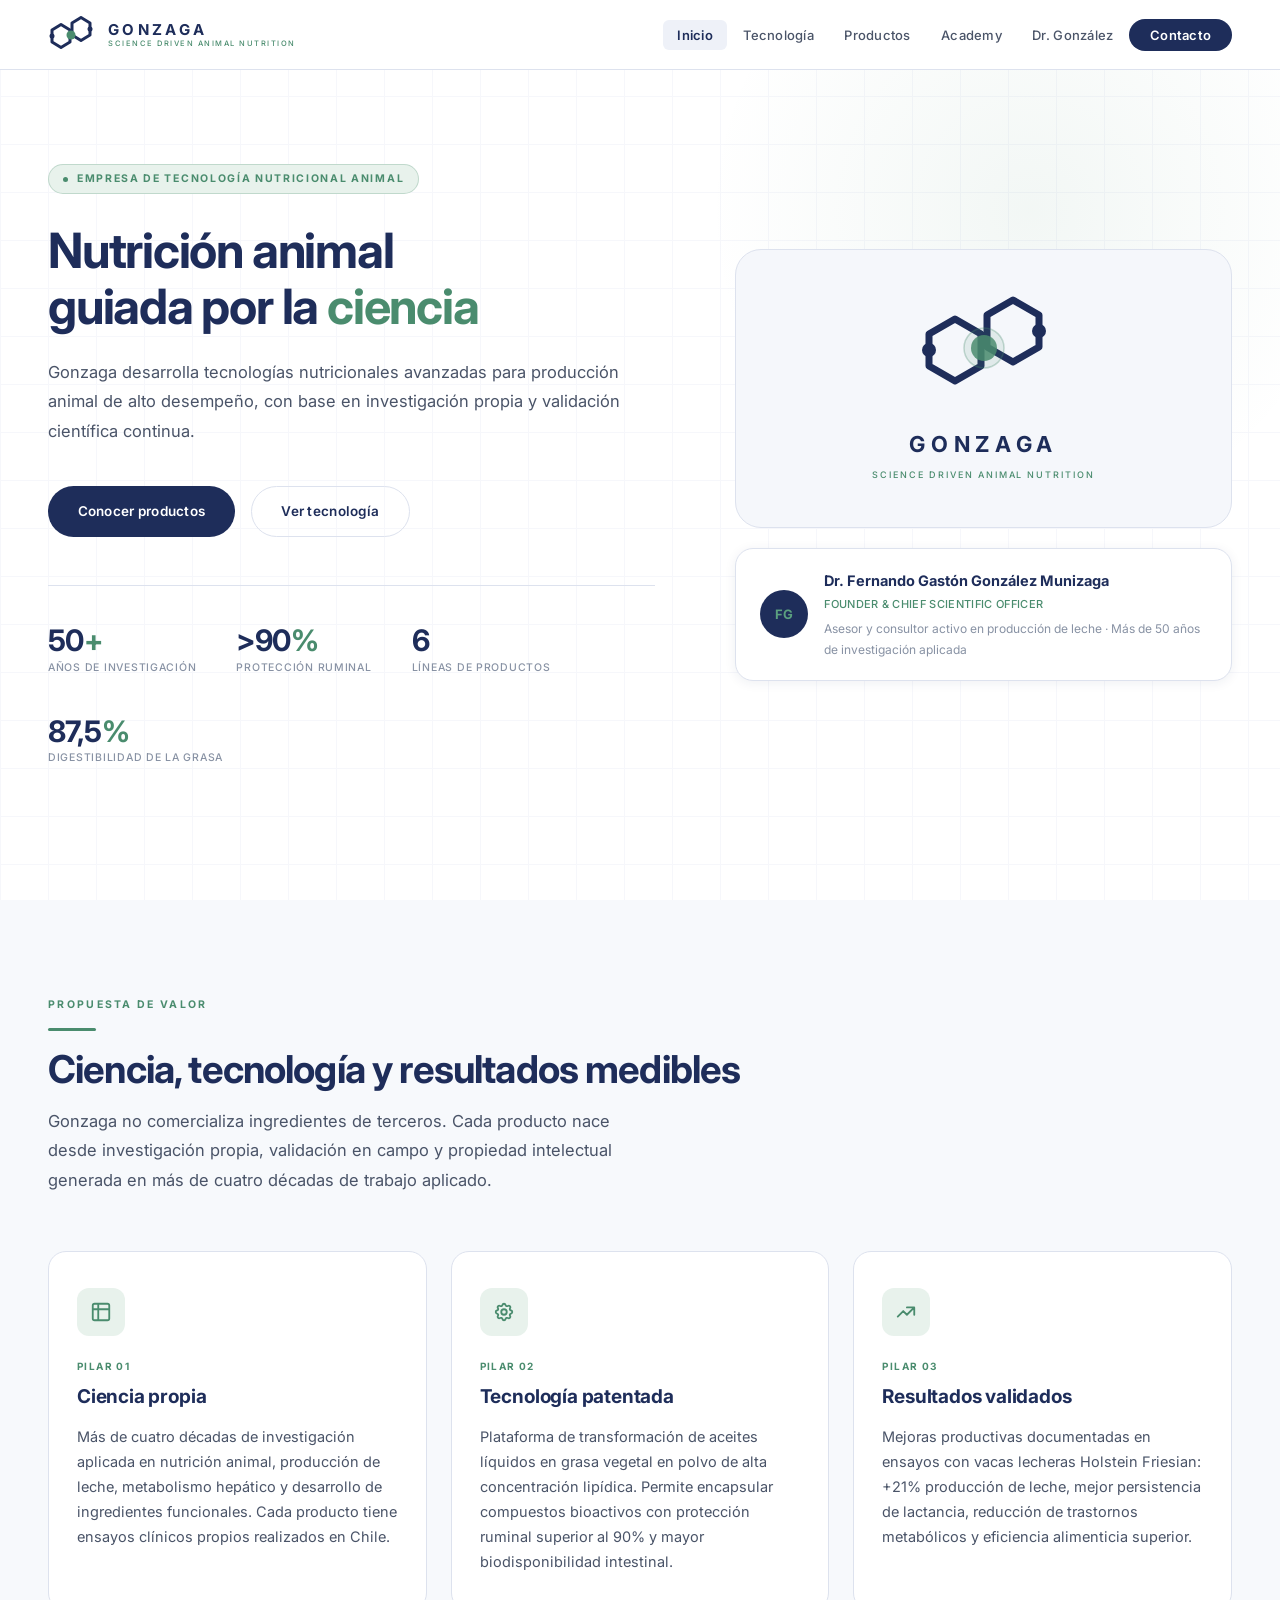
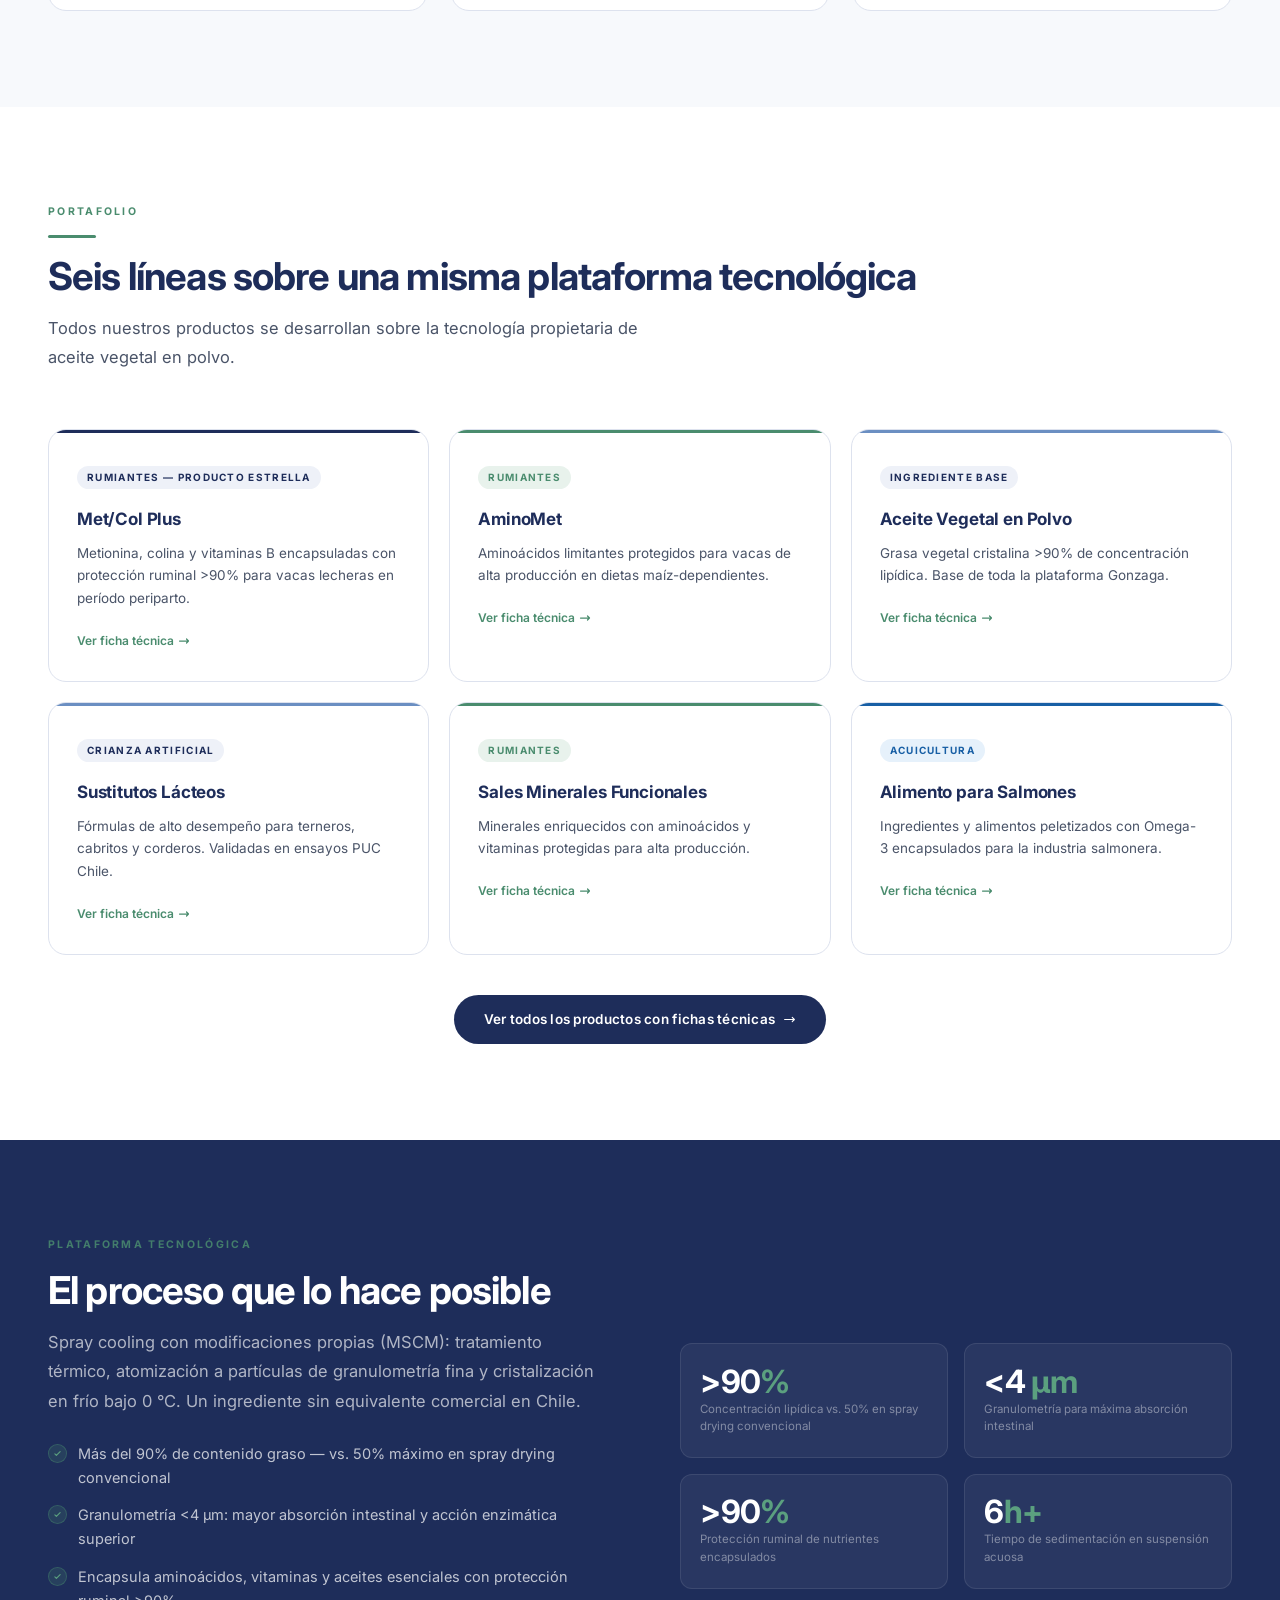
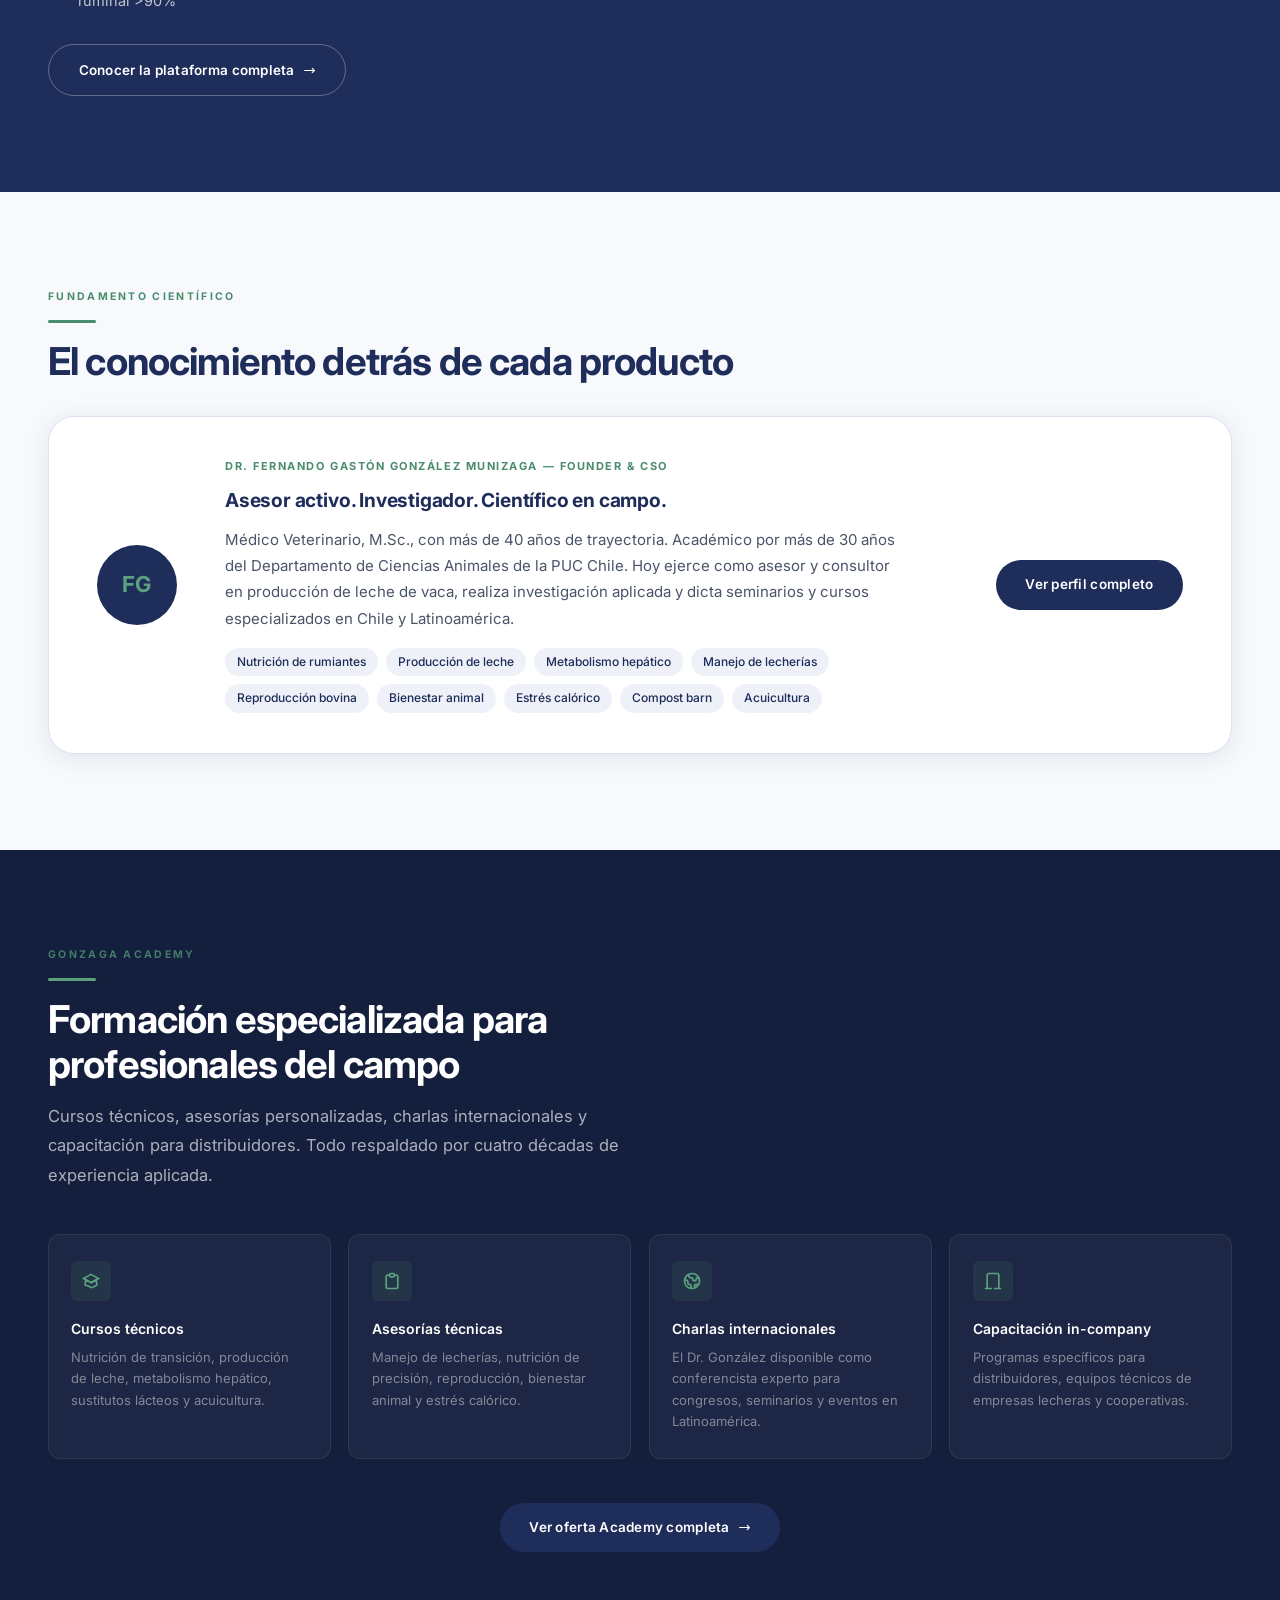
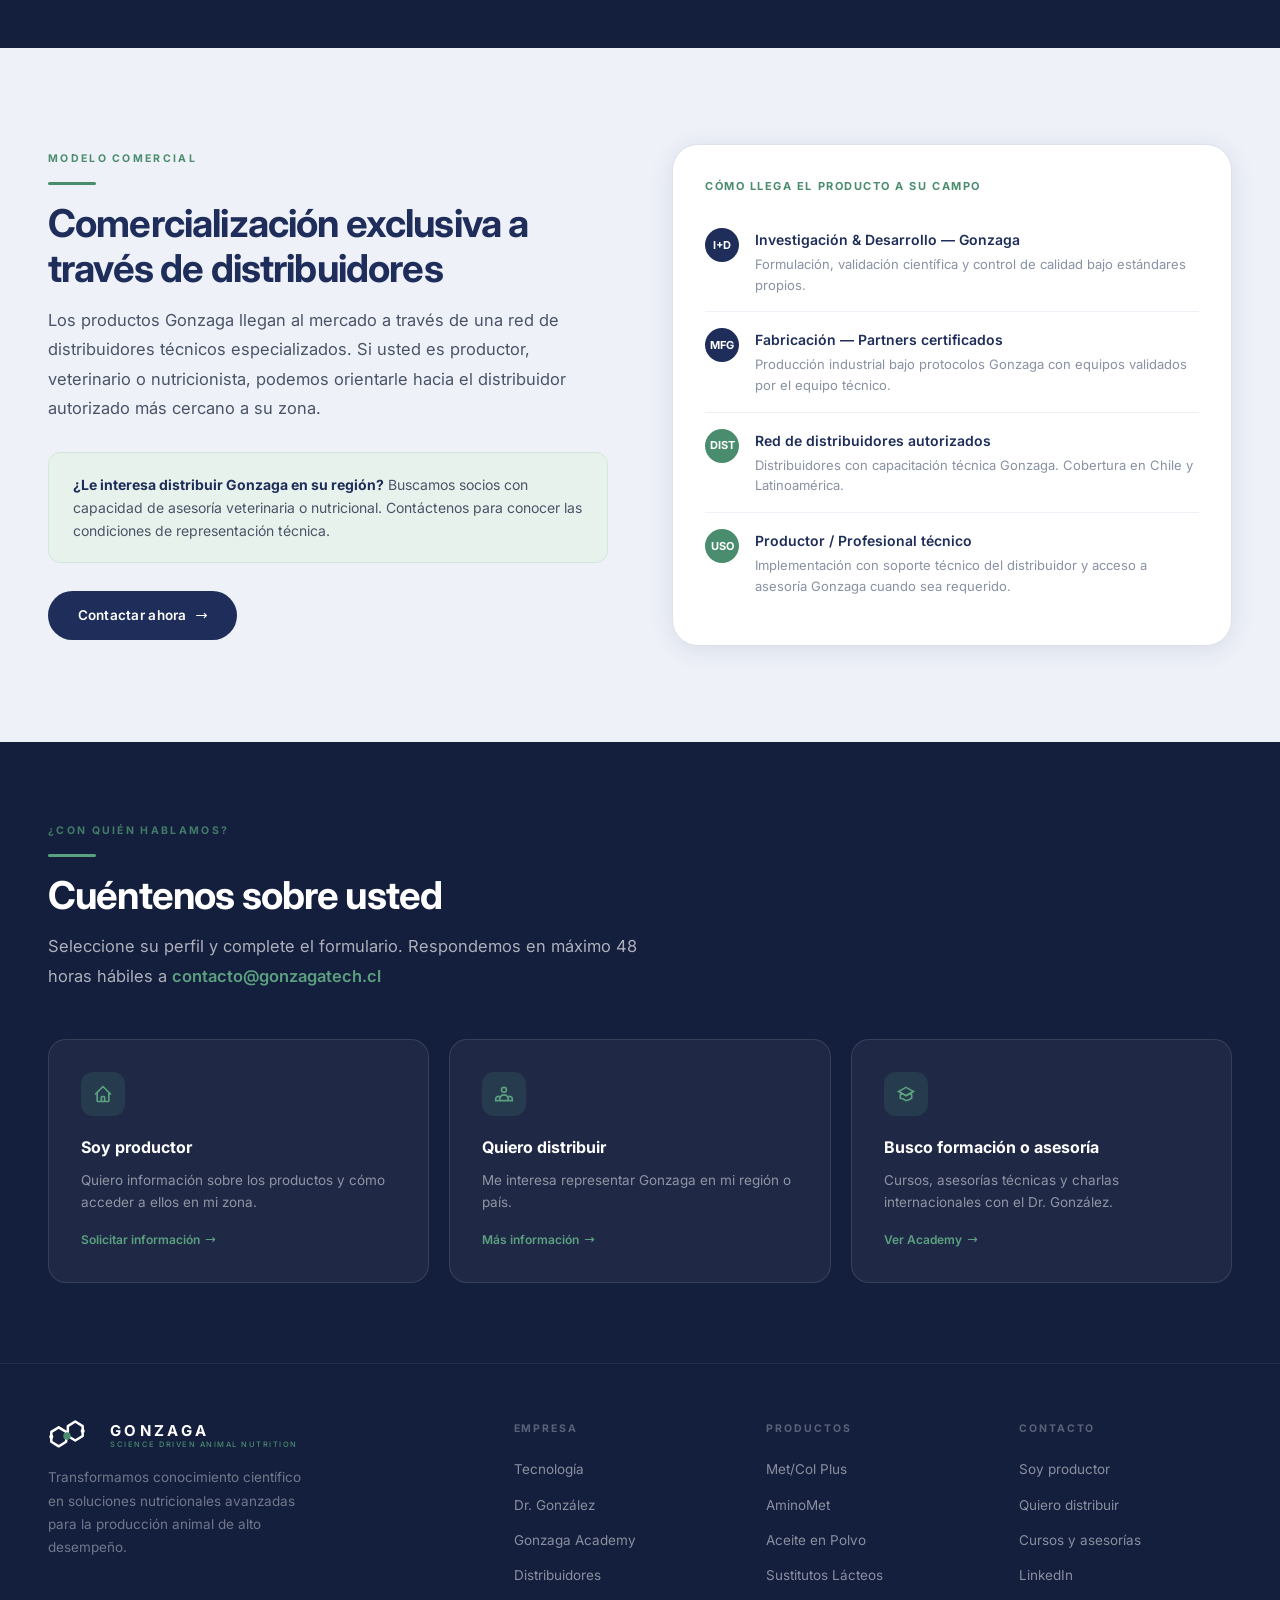
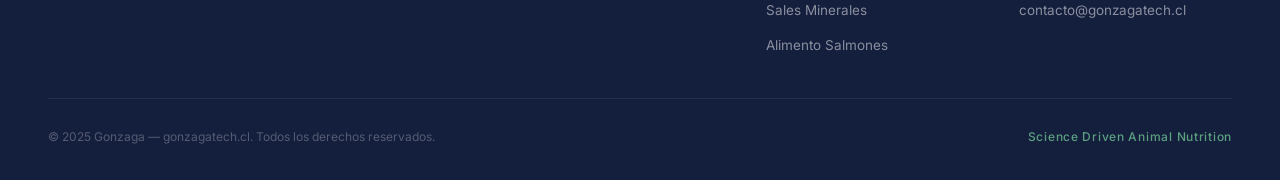
<file: index.html>
<!DOCTYPE html>
<html lang="es">
<head>
<meta charset="UTF-8">
<meta name="viewport" content="width=device-width, initial-scale=1.0">
<meta name="page" content="index">
<title>GONZAGA | Science Driven Animal Nutrition</title>
<meta name="description" content="Gonzaga desarrolla tecnologías nutricionales avanzadas para rumiantes y acuicultura. Distribuimos a través de una red de especialistas en Chile y Latinoamérica.">
<link rel="preconnect" href="https://fonts.googleapis.com">
<link rel="preconnect" href="https://fonts.gstatic.com" crossorigin>
<link href="https://fonts.googleapis.com/css2?family=Inter:wght@300;400;500;600;700&display=swap" rel="stylesheet">
<link rel="stylesheet" href="_shared.css">
<style>
/* HERO */
.hero{min-height:100vh;background:var(--white);display:flex;align-items:center;padding:110px 3rem 80px;position:relative;overflow:hidden}
.hero::before{content:'';position:absolute;inset:0;background-image:linear-gradient(var(--border-lt) 1px,transparent 1px),linear-gradient(90deg,var(--border-lt) 1px,transparent 1px);background-size:48px 48px;opacity:.5;pointer-events:none}
.hero::after{content:'';position:absolute;width:700px;height:700px;border-radius:50%;background:radial-gradient(circle,rgba(74,140,110,.07) 0%,transparent 65%);top:-140px;right:-100px;pointer-events:none}
.hero-inner{max-width:1200px;margin:0 auto;width:100%;display:grid;grid-template-columns:1.1fr .9fr;align-items:center;gap:5rem;position:relative;z-index:2}
.hero-kicker{display:inline-flex;align-items:center;gap:9px;background:var(--green-pale);border:1px solid rgba(74,140,110,.25);color:var(--green);font-size:10.5px;font-weight:700;letter-spacing:.16em;text-transform:uppercase;padding:5px 14px;border-radius:50px;margin-bottom:1.8rem}
.kicker-dot{width:5px;height:5px;background:var(--green);border-radius:50%;animation:blink 2.4s infinite}
@keyframes blink{0%,100%{opacity:1}50%{opacity:.3}}
.hero-stats{display:flex;gap:2.5rem;margin-top:3rem;padding-top:2.5rem;border-top:1px solid var(--border);flex-wrap:wrap}
.hs-num{font-size:1.85rem;font-weight:700;color:var(--navy);letter-spacing:-.02em;line-height:1;margin-bottom:3px}
.hs-num span{color:var(--green)}
.hs-label{font-size:10.5px;font-weight:500;color:var(--gray);letter-spacing:.07em;text-transform:uppercase}

/* AUDIENCE ROUTES */
.audience-cards{display:grid;grid-template-columns:repeat(3,1fr);gap:1rem;margin-top:2rem}
.aud-card{background:var(--white);border:1.5px solid var(--border);border-radius:var(--r-lg);padding:1.5rem;transition:var(--ease);text-decoration:none;display:block}
.aud-card:hover{border-color:var(--navy);box-shadow:var(--sh-lg);transform:translateY(-3px)}
.aud-ico{width:42px;height:42px;border-radius:var(--r-md);display:flex;align-items:center;justify-content:center;margin-bottom:1rem}
.aud-title{font-size:15px;font-weight:700;color:var(--navy);margin-bottom:.35rem}
.aud-desc{font-size:13px;color:var(--gray-dk);line-height:1.6}
.aud-link{font-size:12px;font-weight:600;color:var(--green);margin-top:.75rem;display:inline-flex;align-items:center;gap:4px}

/* HERO RIGHT */
.hero-right{display:flex;flex-direction:column;gap:1.25rem}
.hero-logo-box{background:var(--navy-pale);border:1px solid var(--border);border-radius:var(--r-xl);padding:2.75rem 2rem;display:flex;flex-direction:column;align-items:center;gap:1.5rem}
.hero-logo-box:hover .iso-large{transform:rotate(6deg) scale(1.04)}
.iso-large{transition:transform .5s ease}
.wm-name{font-size:22px;font-weight:700;letter-spacing:.26em;color:var(--navy)}
.wm-sub{font-size:9px;font-weight:500;letter-spacing:.22em;color:var(--green);text-transform:uppercase}
.hero-dr-strip{background:var(--white);border:1px solid var(--border);border-radius:var(--r-lg);padding:1.25rem 1.5rem;box-shadow:var(--sh-sm);display:flex;align-items:center;gap:1rem}
.dr-av-sm{width:48px;height:48px;min-width:48px;border-radius:50%;background:var(--navy);display:flex;align-items:center;justify-content:center;font-size:13px;font-weight:700;color:var(--green-lt);letter-spacing:.04em}

/* PILLARS */
.sec-pillars{background:var(--off)}
.pillars{display:grid;grid-template-columns:repeat(3,1fr);gap:1.5rem}
.pillar{background:var(--white);border:1px solid var(--border);border-radius:var(--r-lg);padding:2.25rem 1.75rem;transition:var(--ease);position:relative;overflow:hidden}
.pillar::before{content:'';position:absolute;top:0;left:0;right:0;height:3px;background:var(--green);transform:scaleX(0);transform-origin:left;transition:var(--ease)}
.pillar:hover{box-shadow:var(--sh-lg);transform:translateY(-4px)}
.pillar:hover::before{transform:scaleX(1)}
.p-ico{width:48px;height:48px;background:var(--green-pale);border-radius:var(--r-md);display:flex;align-items:center;justify-content:center;margin-bottom:1.4rem}
.p-num{font-size:10px;font-weight:700;color:var(--green);letter-spacing:.14em;text-transform:uppercase;margin-bottom:.35rem}
.p-title{font-size:19px;font-weight:700;color:var(--navy);margin-bottom:.65rem;letter-spacing:-.01em}
.p-text{font-size:14.5px;color:var(--gray-dk);line-height:1.73}

/* PRODUCTS PREVIEW */
.prod-grid{display:grid;grid-template-columns:repeat(3,1fr);gap:1.25rem}
.pcard{background:var(--white);border:1px solid var(--border);border-radius:var(--r-lg);padding:1.75rem;position:relative;overflow:hidden;transition:var(--ease);text-decoration:none;display:block}
.pcard:hover{box-shadow:var(--sh-lg);transform:translateY(-3px)}
.pcard-name{font-size:17px;font-weight:700;color:var(--navy);margin-bottom:.5rem;letter-spacing:-.01em}
.pcard-desc{font-size:13.5px;color:var(--gray-dk);line-height:1.68;margin-bottom:1rem}
.pcard-link{font-size:12px;font-weight:600;color:var(--green);display:inline-flex;align-items:center;gap:4px}

/* TECH STRIP */
.sec-tech{background:var(--navy)}
.tech-inner{display:grid;grid-template-columns:1fr 1fr;gap:5rem;align-items:center}
.tech-stats{display:grid;grid-template-columns:1fr 1fr;gap:1rem}
.ts-card{background:rgba(255,255,255,.05);border:1px solid rgba(255,255,255,.09);border-radius:var(--r-md);padding:1.35rem 1.2rem;transition:var(--ease)}
.ts-card:hover{background:rgba(74,140,110,.1);border-color:rgba(74,140,110,.3)}
.ts-num{font-size:2rem;font-weight:700;color:#fff;letter-spacing:-.02em;line-height:1;margin-bottom:3px}
.ts-num s{color:var(--green-lt);text-decoration:none}
.ts-label{font-size:11.5px;color:rgba(255,255,255,.42);line-height:1.5}
.ts-card.sp2{grid-column:span 2}
.feat-list{list-style:none;margin-top:1.6rem;display:flex;flex-direction:column;gap:.85rem}
.feat-list li{display:flex;align-items:flex-start;gap:11px;font-size:14.5px;color:rgba(255,255,255,.72);line-height:1.65}
.feat-check{width:19px;height:19px;min-width:19px;background:rgba(74,140,110,.2);border:1px solid rgba(74,140,110,.4);border-radius:50%;display:flex;align-items:center;justify-content:center;margin-top:2px}
.patent-pill{display:inline-flex;align-items:center;gap:8px;background:rgba(74,140,110,.15);border:1px solid rgba(74,140,110,.3);color:var(--green-lt);font-size:10.5px;font-weight:700;letter-spacing:.12em;text-transform:uppercase;padding:5px 13px;border-radius:50px;margin-bottom:1.75rem}

/* DR STRIP */
.sec-dr{background:var(--off)}
.dr-strip{display:grid;grid-template-columns:auto 1fr auto;gap:3rem;align-items:center;background:var(--white);border:1px solid var(--border);border-radius:var(--r-xl);padding:2.5rem 3rem;box-shadow:var(--sh-md)}
.dr-av-lg{width:80px;height:80px;border-radius:50%;background:var(--navy);display:flex;align-items:center;justify-content:center;font-size:22px;font-weight:700;color:var(--green-lt);letter-spacing:.04em;flex-shrink:0}
.dr-tags{display:flex;flex-wrap:wrap;gap:.5rem;margin-top:1rem}
.dr-tag{font-size:12px;font-weight:500;color:var(--navy);background:var(--navy-soft);padding:4px 12px;border-radius:50px}

/* ACADEMY STRIP */
.sec-acad{background:var(--navy-deep)}
.acad-grid{display:grid;grid-template-columns:repeat(4,1fr);gap:1.1rem;margin-top:2.75rem}
.ac{background:rgba(255,255,255,.04);border:1px solid rgba(255,255,255,.08);border-radius:var(--r-md);padding:1.6rem 1.4rem;transition:var(--ease)}
.ac:hover{background:rgba(74,140,110,.1);border-color:rgba(74,140,110,.3);transform:translateY(-3px)}
.ac-ico{width:40px;height:40px;background:rgba(74,140,110,.15);border-radius:var(--r-sm);display:flex;align-items:center;justify-content:center;margin-bottom:1rem}
.ac-t{font-size:14px;font-weight:600;color:#fff;margin-bottom:.4rem}
.ac-d{font-size:13px;color:rgba(255,255,255,.45);line-height:1.65}

/* DIST MODEL */
.sec-dist{background:var(--surface)}
.dist-grid{display:grid;grid-template-columns:1fr 1fr;gap:4rem;align-items:center}
.dist-flow{display:flex;flex-direction:column;gap:0;background:var(--white);border:1px solid var(--border);border-radius:var(--r-xl);padding:2rem;box-shadow:var(--sh-md)}
.df-step{display:flex;align-items:flex-start;gap:1rem;padding:1rem 0}
.df-step+.df-step{border-top:1px solid var(--border-lt)}
.df-num{width:34px;height:34px;min-width:34px;border-radius:50%;background:var(--navy);color:#fff;display:flex;align-items:center;justify-content:center;font-size:11px;font-weight:700;flex-shrink:0}
.df-num.g{background:var(--green)}
.df-title{font-size:14px;font-weight:600;color:var(--navy);margin-bottom:2px}
.df-desc{font-size:13px;color:var(--gray);line-height:1.6}

@media(max-width:960px){
  .hero{padding:110px 1.5rem 72px}
  .hero-inner{grid-template-columns:1fr}
  .hero-right{display:none}
  .audience-cards{grid-template-columns:1fr}
  .pillars{grid-template-columns:1fr}
  .prod-grid{grid-template-columns:1fr 1fr}
  .tech-inner{grid-template-columns:1fr}
  .dr-strip{grid-template-columns:1fr;text-align:center}
  .dr-av-lg{margin:0 auto}
  .dr-tags{justify-content:center}
  .acad-grid{grid-template-columns:1fr 1fr}
  .dist-grid{grid-template-columns:1fr}
}
@media(max-width:540px){.prod-grid{grid-template-columns:1fr}.acad-grid{grid-template-columns:1fr}}
</style>
</head>
<body>

<nav id="nav">
  <a href="index.html" class="logo">
    <svg width="46" height="38" viewBox="0 0 46 38" fill="none">
      <path d="M4 14 L4 26 L13 31.5 L22 26 L22 14 L13 8.5 Z" stroke="#1E2D5A" stroke-width="3" stroke-linejoin="round" fill="none" stroke-linecap="round"/>
      <circle cx="4" cy="20" r="2.5" fill="#1E2D5A"/>
      <path d="M24 7 L24 19 L33 24.5 L42 19 L42 7 L33 1.5 Z" stroke="#1E2D5A" stroke-width="3" stroke-linejoin="round" fill="none" stroke-linecap="round"/>
      <circle cx="42" cy="13" r="2.5" fill="#1E2D5A"/>
      <circle cx="23" cy="19" r="4.5" fill="#4A8C6E"/>
    </svg>
    <div class="logo-text">
      <span class="logo-name">GONZAGA</span>
      <span class="logo-sub">Science Driven Animal Nutrition</span>
    </div>
  </a>
  <ul class="nav-links" id="nav-links">
    <li><a href="index.html" class="active">Inicio</a></li>
    <li><a href="tecnologia.html">Tecnología</a></li>
    <li><a href="productos.html">Productos</a></li>
    <li><a href="academy.html">Academy</a></li>
    <li><a href="investigacion.html">Dr. González</a></li>
    <li><a href="contacto.html" class="nav-cta">Contacto</a></li>
  </ul>
  <button class="hamburger" onclick="toggleNav()" aria-label="Menú">☰</button>
</nav>

<!-- HERO -->
<section class="hero" id="inicio">
  <div class="hero-inner">
    <div>
      <div class="hero-kicker"><span class="kicker-dot"></span>Empresa de tecnología nutricional animal</div>
      <h1>Nutrición animal<br>guiada por la <em>ciencia</em></h1>
       <p class="lead" style="margin-bottom:2.5rem">Gonzaga desarrolla tecnologías nutricionales avanzadas para producción animal de alto desempeño, con base en investigación propia y validación científica continua.</p>
      <div style="display:flex;gap:1rem;flex-wrap:wrap;margin-bottom:2.5rem">
        <a href="productos.html" class="btn btn-navy">Conocer productos</a>
        <a href="tecnologia.html" class="btn btn-ghost">Ver tecnología</a>
      </div>
      <div class="hero-stats">
        <div><div class="hs-num">50<span>+</span></div><div class="hs-label">Años de investigación</div></div>
        <div><div class="hs-num">&gt;90<span>%</span></div><div class="hs-label">Protección ruminal</div></div>
        <div><div class="hs-num">6</div><div class="hs-label">Líneas de productos</div></div>
        <div><div class="hs-num">87,5<span>%</span></div><div class="hs-label">Digestibilidad de la grasa</div></div>
      </div>
    </div>
    <div class="hero-right">
      <div class="hero-logo-box">
        <svg class="iso-large" width="130" height="108" viewBox="0 0 130 108" fill="none">
          <path d="M10 40 L10 72 L36 87 L62 72 L62 40 L36 25 Z" stroke="#1E2D5A" stroke-width="7" stroke-linejoin="round" fill="none" stroke-linecap="round"/>
          <circle cx="10" cy="56" r="7" fill="#1E2D5A"/>
          <path d="M68 21 L68 53 L94 68 L120 53 L120 21 L94 6 Z" stroke="#1E2D5A" stroke-width="7" stroke-linejoin="round" fill="none" stroke-linecap="round"/>
          <circle cx="120" cy="37" r="7" fill="#1E2D5A"/>
          <circle cx="65" cy="54" r="13" fill="#4A8C6E" opacity=".85"/>
          <circle cx="65" cy="54" r="20" fill="rgba(74,140,110,0.12)" stroke="rgba(74,140,110,0.3)" stroke-width="1.5"/>
        </svg>
        <div style="display:flex;flex-direction:column;align-items:center;gap:4px">
          <span class="wm-name">GONZAGA</span>
          <span class="wm-sub">Science Driven Animal Nutrition</span>
        </div>
      </div>
      <div class="hero-dr-strip">
        <div class="dr-av-sm">FG</div>
        <div>
          <div style="font-size:14.5px;font-weight:700;color:var(--navy);margin-bottom:2px">Dr. Fernando Gastón González Munizaga</div>
          <div style="font-size:11px;font-weight:500;color:var(--green);letter-spacing:.03em;text-transform:uppercase;margin-bottom:5px">Founder & Chief Scientific Officer</div>
          <div style="font-size:12px;color:var(--gray)">Asesor y consultor activo en producción de leche · Más de 50 años de investigación aplicada</div>
        </div>
      </div>
    </div>
  </div>
</section>

<!-- PILLARS -->
<section class="sec-pillars" id="pilares">
  <div class="wrap">
    <div class="sec-head reveal">
      <span class="eyebrow">Propuesta de valor</span>
      <div class="div-line"></div>
      <h2>Ciencia, tecnología y resultados medibles</h2>
      <p class="lead">Gonzaga no comercializa ingredientes de terceros. Cada producto nace desde investigación propia, validación en campo y propiedad intelectual generada en más de cuatro décadas de trabajo aplicado.</p>
    </div>
    <div class="pillars">
      <div class="pillar reveal">
        <div class="p-ico"><svg width="22" height="22" fill="none" viewBox="0 0 24 24" stroke="#4A8C6E" stroke-width="2"><path stroke-linecap="round" stroke-linejoin="round" d="M9 3H5a2 2 0 00-2 2v4m6-6h10a2 2 0 012 2v4M9 3v18m0 0h10a2 2 0 002-2V9M9 21H5a2 2 0 01-2-2V9m0 0h18"/></svg></div>
        <div class="p-num">Pilar 01</div>
        <div class="p-title">Ciencia propia</div>
        <p class="p-text">Más de cuatro décadas de investigación aplicada en nutrición animal, producción de leche, metabolismo hepático y desarrollo de ingredientes funcionales. Cada producto tiene ensayos clínicos propios realizados en Chile.</p>
      </div>
      <div class="pillar reveal">
        <div class="p-ico"><svg width="22" height="22" fill="none" viewBox="0 0 24 24" stroke="#4A8C6E" stroke-width="2"><path stroke-linecap="round" stroke-linejoin="round" d="M10.325 4.317c.426-1.756 2.924-1.756 3.35 0a1.724 1.724 0 002.573 1.066c1.543-.94 3.31.826 2.37 2.37a1.724 1.724 0 001.065 2.572c1.756.426 1.756 2.924 0 3.35a1.724 1.724 0 00-1.066 2.573c.94 1.543-.826 3.31-2.37 2.37a1.724 1.724 0 00-2.572 1.065c-.426 1.756-2.924 1.756-3.35 0a1.724 1.724 0 00-2.573-1.066c-1.543.94-3.31-.826-2.37-2.37a1.724 1.724 0 00-1.065-2.572c-1.756-.426-1.756-2.924 0-3.35a1.724 1.724 0 001.066-2.573c-.94-1.543.826-3.31 2.37-2.37.996.608 2.296.07 2.572-1.065z"/><path stroke-linecap="round" stroke-linejoin="round" d="M15 12a3 3 0 11-6 0 3 3 0 016 0z"/></svg></div>
        <div class="p-num">Pilar 02</div>
        <div class="p-title">Tecnología patentada</div>
        <p class="p-text">Plataforma de transformación de aceites líquidos en grasa vegetal en polvo de alta concentración lipídica. Permite encapsular compuestos bioactivos con protección ruminal superior al 90% y mayor biodisponibilidad intestinal.</p>
      </div>
      <div class="pillar reveal">
        <div class="p-ico"><svg width="22" height="22" fill="none" viewBox="0 0 24 24" stroke="#4A8C6E" stroke-width="2"><path stroke-linecap="round" stroke-linejoin="round" d="M13 7h8m0 0v8m0-8l-8 8-4-4-6 6"/></svg></div>
        <div class="p-num">Pilar 03</div>
        <div class="p-title">Resultados validados</div>
        <p class="p-text">Mejoras productivas documentadas en ensayos con vacas lecheras Holstein Friesian: +21% producción de leche, mejor persistencia de lactancia, reducción de trastornos metabólicos y eficiencia alimenticia superior.</p>
      </div>
    </div>
  </div>
</section>

<!-- PRODUCTOS PREVIEW -->
<section id="productos-preview">
  <div class="wrap">
    <div class="sec-head reveal">
      <span class="eyebrow">Portafolio</span>
      <div class="div-line"></div>
      <h2>Seis líneas sobre una misma plataforma tecnológica</h2>
      <p class="lead">Todos nuestros productos se desarrollan sobre la tecnología propietaria de aceite vegetal en polvo.</p>
    </div>
    <div class="prod-grid">
      <a href="productos.html#metcol" class="pcard reveal" style="position:relative">
        <div class="card-stripe stripe-navy"></div>
        <div class="tag tag-navy" style="margin-top:.5rem">Rumiantes — Producto estrella</div>
        <div class="pcard-name">Met/Col Plus</div>
        <p class="pcard-desc">Metionina, colina y vitaminas B encapsuladas con protección ruminal &gt;90% para vacas lecheras en período periparto.</p>
        <div class="pcard-link">Ver ficha técnica <svg width="12" height="12" fill="none" viewBox="0 0 24 24" stroke="currentColor" stroke-width="2.5"><path stroke-linecap="round" stroke-linejoin="round" d="M17 8l4 4m0 0l-4 4m4-4H3"/></svg></div>
      </a>
      <a href="productos.html#aminomet" class="pcard reveal" style="position:relative">
        <div class="card-stripe stripe-green"></div>
        <div class="tag tag-green" style="margin-top:.5rem">Rumiantes</div>
        <div class="pcard-name">AminoMet</div>
        <p class="pcard-desc">Aminoácidos limitantes protegidos para vacas de alta producción en dietas maíz-dependientes.</p>
        <div class="pcard-link">Ver ficha técnica <svg width="12" height="12" fill="none" viewBox="0 0 24 24" stroke="currentColor" stroke-width="2.5"><path stroke-linecap="round" stroke-linejoin="round" d="M17 8l4 4m0 0l-4 4m4-4H3"/></svg></div>
      </a>
      <a href="productos.html#aceite" class="pcard reveal" style="position:relative">
        <div class="card-stripe stripe-mid"></div>
        <div class="tag tag-navy" style="margin-top:.5rem">Ingrediente base</div>
        <div class="pcard-name">Aceite Vegetal en Polvo</div>
        <p class="pcard-desc">Grasa vegetal cristalina &gt;90% de concentración lipídica. Base de toda la plataforma Gonzaga.</p>
        <div class="pcard-link">Ver ficha técnica <svg width="12" height="12" fill="none" viewBox="0 0 24 24" stroke="currentColor" stroke-width="2.5"><path stroke-linecap="round" stroke-linejoin="round" d="M17 8l4 4m0 0l-4 4m4-4H3"/></svg></div>
      </a>
      <a href="productos.html#sustitutos" class="pcard reveal" style="position:relative">
        <div class="card-stripe stripe-mid"></div>
        <div class="tag tag-navy" style="margin-top:.5rem">Crianza artificial</div>
        <div class="pcard-name">Sustitutos Lácteos</div>
        <p class="pcard-desc">Fórmulas de alto desempeño para terneros, cabritos y corderos. Validadas en ensayos PUC Chile.</p>
        <div class="pcard-link">Ver ficha técnica <svg width="12" height="12" fill="none" viewBox="0 0 24 24" stroke="currentColor" stroke-width="2.5"><path stroke-linecap="round" stroke-linejoin="round" d="M17 8l4 4m0 0l-4 4m4-4H3"/></svg></div>
      </a>
      <a href="productos.html#sales" class="pcard reveal" style="position:relative">
        <div class="card-stripe stripe-green"></div>
        <div class="tag tag-green" style="margin-top:.5rem">Rumiantes</div>
        <div class="pcard-name">Sales Minerales Funcionales</div>
        <p class="pcard-desc">Minerales enriquecidos con aminoácidos y vitaminas protegidas para alta producción.</p>
        <div class="pcard-link">Ver ficha técnica <svg width="12" height="12" fill="none" viewBox="0 0 24 24" stroke="currentColor" stroke-width="2.5"><path stroke-linecap="round" stroke-linejoin="round" d="M17 8l4 4m0 0l-4 4m4-4H3"/></svg></div>
      </a>
      <a href="productos.html#salmones" class="pcard reveal" style="position:relative">
        <div class="card-stripe" style="background:#185FA5"></div>
        <div class="tag tag-blue" style="margin-top:.5rem">Acuicultura</div>
        <div class="pcard-name">Alimento para Salmones</div>
        <p class="pcard-desc">Ingredientes y alimentos peletizados con Omega-3 encapsulados para la industria salmonera.</p>
        <div class="pcard-link">Ver ficha técnica <svg width="12" height="12" fill="none" viewBox="0 0 24 24" stroke="currentColor" stroke-width="2.5"><path stroke-linecap="round" stroke-linejoin="round" d="M17 8l4 4m0 0l-4 4m4-4H3"/></svg></div>
      </a>
    </div>
    <div style="text-align:center;margin-top:2.5rem" class="reveal">
      <a href="productos.html" class="btn btn-navy">Ver todos los productos con fichas técnicas <svg width="13" height="13" fill="none" viewBox="0 0 24 24" stroke="currentColor" stroke-width="2"><path stroke-linecap="round" stroke-linejoin="round" d="M17 8l4 4m0 0l-4 4m4-4H3"/></svg></a>
    </div>
  </div>
</section>

<!-- TECH STRIP -->
<section class="sec-tech" id="tecnologia-home">
  <div class="wrap">
    <div class="tech-inner">
      <div class="reveal">
        <span class="eyebrow eyebrow-light">Plataforma tecnológica</span>
        <h2 class="white" style="margin-bottom:.9rem">El proceso que lo hace posible</h2>
        <p class="lead light">Spray cooling con modificaciones propias (MSCM): tratamiento térmico, atomización a partículas de granulometría fina y cristalización en frío bajo 0 °C. Un ingrediente sin equivalente comercial en Chile.</p>
        <ul class="feat-list">
          <li><div class="feat-check"><svg width="9" height="9" fill="none" viewBox="0 0 24 24" stroke="#5BA07F" stroke-width="3"><path stroke-linecap="round" stroke-linejoin="round" d="M5 13l4 4L19 7"/></svg></div><span>Más del 90% de contenido graso — vs. 50% máximo en spray drying convencional</span></li>
          <li><div class="feat-check"><svg width="9" height="9" fill="none" viewBox="0 0 24 24" stroke="#5BA07F" stroke-width="3"><path stroke-linecap="round" stroke-linejoin="round" d="M5 13l4 4L19 7"/></svg></div><span>Granulometría &lt;4 µm: mayor absorción intestinal y acción enzimática superior</span></li>
          <li><div class="feat-check"><svg width="9" height="9" fill="none" viewBox="0 0 24 24" stroke="#5BA07F" stroke-width="3"><path stroke-linecap="round" stroke-linejoin="round" d="M5 13l4 4L19 7"/></svg></div><span>Encapsula aminoácidos, vitaminas y aceites esenciales con protección ruminal &gt;90%</span></li>
        </ul>
        <div style="margin-top:2rem"><a href="tecnologia.html" class="btn btn-ghost-white">Conocer la plataforma completa <svg width="13" height="13" fill="none" viewBox="0 0 24 24" stroke="currentColor" stroke-width="2"><path stroke-linecap="round" stroke-linejoin="round" d="M17 8l4 4m0 0l-4 4m4-4H3"/></svg></a></div>
      </div>
      <div class="tech-stats reveal">
        <div class="ts-card"><div class="ts-num">&gt;90<s>%</s></div><div class="ts-label">Concentración lipídica vs. 50% en spray drying convencional</div></div>
        <div class="ts-card"><div class="ts-num">&lt;4<s> µm</s></div><div class="ts-label">Granulometría para máxima absorción intestinal</div></div>
        <div class="ts-card"><div class="ts-num">&gt;90<s>%</s></div><div class="ts-label">Protección ruminal de nutrientes encapsulados</div></div>
        <div class="ts-card"><div class="ts-num">6<s>h+</s></div><div class="ts-label">Tiempo de sedimentación en suspensión acuosa</div></div>
      </div>
    </div>
  </div>
</section>

<!-- DR GONZALEZ STRIP -->
<section class="sec-dr">
  <div class="wrap">
    <div class="sec-head reveal" style="margin-bottom:2rem">
      <span class="eyebrow">Fundamento científico</span>
      <div class="div-line"></div>
      <h2>El conocimiento detrás de cada producto</h2>
    </div>
    <div class="dr-strip reveal">
      <div class="dr-av-lg">FG</div>
      <div>
        <div style="font-size:11px;font-weight:700;color:var(--green);letter-spacing:.14em;text-transform:uppercase;margin-bottom:.5rem">Dr. Fernando Gastón González Munizaga — Founder & CSO</div>
        <h3 style="margin-bottom:.65rem">Asesor activo. Investigador. Científico en campo.</h3>
        <p style="font-size:15px;color:var(--gray-dk);line-height:1.75;max-width:680px">Médico Veterinario, M.Sc., con más de 40 años de trayectoria. Académico por más de 30 años del Departamento de Ciencias Animales de la PUC Chile. Hoy ejerce como asesor y consultor en producción de leche de vaca, realiza investigación aplicada y dicta seminarios y cursos especializados en Chile y Latinoamérica.</p>
        <div class="dr-tags">
          <span class="dr-tag">Nutrición de rumiantes</span>
          <span class="dr-tag">Producción de leche</span>
          <span class="dr-tag">Metabolismo hepático</span>
          <span class="dr-tag">Manejo de lecherías</span>
          <span class="dr-tag">Reproducción bovina</span>
          <span class="dr-tag">Bienestar animal</span>
          <span class="dr-tag">Estrés calórico</span>
          <span class="dr-tag">Compost barn</span>
          <span class="dr-tag">Acuicultura</span>
        </div>
      </div>
      <div style="flex-shrink:0"><a href="investigacion.html" class="btn btn-navy">Ver perfil completo</a></div>
    </div>
  </div>
</section>

<!-- ACADEMY STRIP -->
<section class="sec-acad">
  <div class="wrap">
    <div class="reveal" style="max-width:640px">
      <span class="eyebrow eyebrow-light">Gonzaga Academy</span>
      <div class="div-line" style="background:var(--green-lt)"></div>
      <h2 class="white">Formación especializada para profesionales del campo</h2>
      <p class="lead light">Cursos técnicos, asesorías personalizadas, charlas internacionales y capacitación para distribuidores. Todo respaldado por cuatro décadas de experiencia aplicada.</p>
    </div>
    <div class="acad-grid">
      <div class="ac reveal">
        <div class="ac-ico"><svg width="20" height="20" fill="none" viewBox="0 0 24 24" stroke="#5BA07F" stroke-width="2"><path d="M12 14l9-5-9-5-9 5 9 5z"/><path d="M12 14l6.16-3.422a12.083 12.083 0 01.665 6.479A11.952 11.952 0 0112 20.055a11.952 11.952 0 00-6.824-2.998 12.078 12.078 0 01.665-6.479L12 14z"/></svg></div>
        <div class="ac-t">Cursos técnicos</div>
        <p class="ac-d">Nutrición de transición, producción de leche, metabolismo hepático, sustitutos lácteos y acuicultura.</p>
      </div>
      <div class="ac reveal">
        <div class="ac-ico"><svg width="20" height="20" fill="none" viewBox="0 0 24 24" stroke="#5BA07F" stroke-width="2"><path stroke-linecap="round" stroke-linejoin="round" d="M9 5H7a2 2 0 00-2 2v12a2 2 0 002 2h10a2 2 0 002-2V7a2 2 0 00-2-2h-2M9 5a2 2 0 002 2h2a2 2 0 002-2M9 5a2 2 0 012-2h2a2 2 0 012 2"/></svg></div>
        <div class="ac-t">Asesorías técnicas</div>
        <p class="ac-d">Manejo de lecherías, nutrición de precisión, reproducción, bienestar animal y estrés calórico.</p>
      </div>
      <div class="ac reveal">
        <div class="ac-ico"><svg width="20" height="20" fill="none" viewBox="0 0 24 24" stroke="#5BA07F" stroke-width="2"><path stroke-linecap="round" stroke-linejoin="round" d="M3.055 11H5a2 2 0 012 2v1a2 2 0 002 2 2 2 0 012 2v2.945M8 3.935V5.5A2.5 2.5 0 0010.5 8h.5a2 2 0 012 2 2 2 0 104 0 2 2 0 012-2h1.064M15 20.488V18a2 2 0 012-2h3.064M21 12a9 9 0 11-18 0 9 9 0 0118 0z"/></svg></div>
        <div class="ac-t">Charlas internacionales</div>
        <p class="ac-d">El Dr. González disponible como conferencista experto para congresos, seminarios y eventos en Latinoamérica.</p>
      </div>
      <div class="ac reveal">
        <div class="ac-ico"><svg width="20" height="20" fill="none" viewBox="0 0 24 24" stroke="#5BA07F" stroke-width="2"><path stroke-linecap="round" stroke-linejoin="round" d="M19 21V5a2 2 0 00-2-2H7a2 2 0 00-2 2v16m14 0h2m-2 0h-5m-9 0H3m2 0h5"/></svg></div>
        <div class="ac-t">Capacitación in-company</div>
        <p class="ac-d">Programas específicos para distribuidores, equipos técnicos de empresas lecheras y cooperativas.</p>
      </div>
    </div>
    <div style="text-align:center;margin-top:2.75rem" class="reveal">
      <a href="academy.html" class="btn btn-navy" style="display:inline-flex">Ver oferta Academy completa <svg width="13" height="13" fill="none" viewBox="0 0 24 24" stroke="currentColor" stroke-width="2"><path stroke-linecap="round" stroke-linejoin="round" d="M17 8l4 4m0 0l-4 4m4-4H3"/></svg></a>
    </div>
  </div>
</section>

<!-- MODELO DISTRIBUIDOR -->
<section class="sec-dist" id="distribuidores">
  <div class="wrap">
    <div class="dist-grid">
      <div class="reveal">
        <span class="eyebrow">Modelo comercial</span>
        <div class="div-line"></div>
        <h2>Comercialización exclusiva a través de distribuidores</h2>
        <p class="lead" style="margin-bottom:1.75rem">Los productos Gonzaga llegan al mercado a través de una red de distribuidores técnicos especializados. Si usted es productor, veterinario o nutricionista, podemos orientarle hacia el distribuidor autorizado más cercano a su zona.</p>
        <div style="background:var(--green-pale);border:1px solid var(--green-mid);border-radius:var(--r-md);padding:1.25rem 1.5rem;font-size:14px;color:var(--gray-dk);line-height:1.65;margin-bottom:1.75rem">
          <strong style="color:var(--navy)">¿Le interesa distribuir Gonzaga en su región?</strong> Buscamos socios con capacidad de asesoría veterinaria o nutricional. Contáctenos para conocer las condiciones de representación técnica.
        </div>
        <a href="contacto.html" class="btn btn-navy">Contactar ahora <svg width="13" height="13" fill="none" viewBox="0 0 24 24" stroke="currentColor" stroke-width="2"><path stroke-linecap="round" stroke-linejoin="round" d="M17 8l4 4m0 0l-4 4m4-4H3"/></svg></a>
      </div>
      <div class="reveal">
        <div class="dist-flow">
          <div style="font-size:11px;font-weight:700;color:var(--green);letter-spacing:.14em;text-transform:uppercase;margin-bottom:1rem">Cómo llega el producto a su campo</div>
          <div class="df-step">
            <div class="df-num">I+D</div>
            <div><div class="df-title">Investigación & Desarrollo — Gonzaga</div><div class="df-desc">Formulación, validación científica y control de calidad bajo estándares propios.</div></div>
          </div>
          <div class="df-step">
            <div class="df-num">MFG</div>
            <div><div class="df-title">Fabricación — Partners certificados</div><div class="df-desc">Producción industrial bajo protocolos Gonzaga con equipos validados por el equipo técnico.</div></div>
          </div>
          <div class="df-step">
            <div class="df-num g">DIST</div>
            <div><div class="df-title">Red de distribuidores autorizados</div><div class="df-desc">Distribuidores con capacitación técnica Gonzaga. Cobertura en Chile y Latinoamérica.</div></div>
          </div>
          <div class="df-step">
            <div class="df-num g">USO</div>
            <div><div class="df-title">Productor / Profesional técnico</div><div class="df-desc">Implementación con soporte técnico del distribuidor y acceso a asesoría Gonzaga cuando sea requerido.</div></div>
          </div>
        </div>
      </div>
    </div>
  </div>
</section>


<!-- AUDIENCIAS / CTA FINAL -->
<section style="background:var(--navy-deep);padding:80px 3rem">
  <div class="wrap">
    <div class="sec-head reveal" style="margin-bottom:3rem">
      <span class="eyebrow eyebrow-light">¿Con quién hablamos?</span>
      <div class="div-line" style="background:var(--green-lt)"></div>
      <h2 class="white">Cuéntenos sobre usted</h2>
      <p class="lead light">Seleccione su perfil y complete el formulario. Respondemos en máximo 48 horas hábiles a <a href="mailto:contacto@gonzagatech.cl" style="color:var(--green-lt);text-decoration:none;font-weight:600">contacto@gonzagatech.cl</a></p>
    </div>
    <div style="display:grid;grid-template-columns:repeat(3,1fr);gap:1.25rem" class="reveal">
      <a href="contacto.html#productores" style="background:rgba(255,255,255,.05);border:1.5px solid rgba(255,255,255,.1);border-radius:var(--r-lg);padding:2rem;text-decoration:none;display:block;transition:all .26s ease">
        <div style="width:44px;height:44px;background:rgba(74,140,110,.18);border-radius:var(--r-md);display:flex;align-items:center;justify-content:center;margin-bottom:1.1rem">
          <svg width="20" height="20" fill="none" viewBox="0 0 24 24" stroke="#5BA07F" stroke-width="2"><path stroke-linecap="round" stroke-linejoin="round" d="M3 12l2-2m0 0l7-7 7 7M5 10v10a1 1 0 001 1h3m10-11l2 2m-2-2v10a1 1 0 01-1 1h-3m-6 0a1 1 0 001-1v-4a1 1 0 011-1h2a1 1 0 011 1v4a1 1 0 001 1m-6 0h6"/></svg>
        </div>
        <div style="font-size:16px;font-weight:700;color:white;margin-bottom:.5rem">Soy productor</div>
        <div style="font-size:13.5px;color:rgba(255,255,255,.5);line-height:1.65;margin-bottom:1rem">Quiero información sobre los productos y cómo acceder a ellos en mi zona.</div>
        <div style="font-size:12px;font-weight:600;color:var(--green-lt);display:flex;align-items:center;gap:5px">Solicitar información <svg width="11" height="11" fill="none" viewBox="0 0 24 24" stroke="currentColor" stroke-width="2.5"><path stroke-linecap="round" stroke-linejoin="round" d="M17 8l4 4m0 0l-4 4m4-4H3"/></svg></div>
      </a>
      <a href="contacto.html#distribuidores" style="background:rgba(255,255,255,.05);border:1.5px solid rgba(255,255,255,.1);border-radius:var(--r-lg);padding:2rem;text-decoration:none;display:block;transition:all .26s ease">
        <div style="width:44px;height:44px;background:rgba(74,140,110,.18);border-radius:var(--r-md);display:flex;align-items:center;justify-content:center;margin-bottom:1.1rem">
          <svg width="20" height="20" fill="none" viewBox="0 0 24 24" stroke="#5BA07F" stroke-width="2"><path stroke-linecap="round" stroke-linejoin="round" d="M17 20h5v-2a3 3 0 00-5.356-1.857M17 20H7m10 0v-2c0-.656-.126-1.283-.356-1.857M7 20H2v-2a3 3 0 015.356-1.857M7 20v-2c0-.656.126-1.283.356-1.857m0 0a5.002 5.002 0 019.288 0M15 7a3 3 0 11-6 0 3 3 0 016 0z"/></svg>
        </div>
        <div style="font-size:16px;font-weight:700;color:white;margin-bottom:.5rem">Quiero distribuir</div>
        <div style="font-size:13.5px;color:rgba(255,255,255,.5);line-height:1.65;margin-bottom:1rem">Me interesa representar Gonzaga en mi región o país.</div>
        <div style="font-size:12px;font-weight:600;color:var(--green-lt);display:flex;align-items:center;gap:5px">Más información <svg width="11" height="11" fill="none" viewBox="0 0 24 24" stroke="currentColor" stroke-width="2.5"><path stroke-linecap="round" stroke-linejoin="round" d="M17 8l4 4m0 0l-4 4m4-4H3"/></svg></div>
      </a>
      <a href="contacto.html#academy" style="background:rgba(255,255,255,.05);border:1.5px solid rgba(255,255,255,.1);border-radius:var(--r-lg);padding:2rem;text-decoration:none;display:block;transition:all .26s ease">
        <div style="width:44px;height:44px;background:rgba(74,140,110,.18);border-radius:var(--r-md);display:flex;align-items:center;justify-content:center;margin-bottom:1.1rem">
          <svg width="20" height="20" fill="none" viewBox="0 0 24 24" stroke="#5BA07F" stroke-width="2"><path d="M12 14l9-5-9-5-9 5 9 5z"/><path d="M12 14l6.16-3.422a12.083 12.083 0 01.665 6.479A11.952 11.952 0 0112 20.055a11.952 11.952 0 00-6.824-2.998 12.078 12.078 0 01.665-6.479L12 14z"/></svg>
        </div>
        <div style="font-size:16px;font-weight:700;color:white;margin-bottom:.5rem">Busco formación o asesoría</div>
        <div style="font-size:13.5px;color:rgba(255,255,255,.5);line-height:1.65;margin-bottom:1rem">Cursos, asesorías técnicas y charlas internacionales con el Dr. González.</div>
        <div style="font-size:12px;font-weight:600;color:var(--green-lt);display:flex;align-items:center;gap:5px">Ver Academy <svg width="11" height="11" fill="none" viewBox="0 0 24 24" stroke="currentColor" stroke-width="2.5"><path stroke-linecap="round" stroke-linejoin="round" d="M17 8l4 4m0 0l-4 4m4-4H3"/></svg></div>
      </a>
    </div>
  </div>
</section>

<footer>
  <div class="foot-grid">
    <div class="foot-brand">
      <a href="index.html" class="logo" style="text-decoration:none">
        <svg width="38" height="32" viewBox="0 0 46 38" fill="none">
          <path d="M4 14 L4 26 L13 31.5 L22 26 L22 14 L13 8.5 Z" stroke="white" stroke-width="3" stroke-linejoin="round" fill="none" stroke-linecap="round"/>
          <circle cx="4" cy="20" r="2.5" fill="white"/>
          <path d="M24 7 L24 19 L33 24.5 L42 19 L42 7 L33 1.5 Z" stroke="white" stroke-width="3" stroke-linejoin="round" fill="none" stroke-linecap="round"/>
          <circle cx="42" cy="13" r="2.5" fill="white"/>
          <circle cx="23" cy="19" r="4.5" fill="#4A8C6E"/>
        </svg>
        <div class="logo-text" style="margin-left:10px"><span class="logo-name" style="color:white">GONZAGA</span><span class="logo-sub">Science Driven Animal Nutrition</span></div>
      </a>
      <p>Transformamos conocimiento científico en soluciones nutricionales avanzadas para la producción animal de alto desempeño.</p>
    </div>
    <div><div class="foot-col-t">Empresa</div><ul class="foot-links"><li><a href="tecnologia.html">Tecnología</a></li><li><a href="investigacion.html">Dr. González</a></li><li><a href="academy.html">Gonzaga Academy</a></li><li><a href="contacto.html">Distribuidores</a></li></ul></div>
    <div><div class="foot-col-t">Productos</div><ul class="foot-links"><li><a href="productos.html#metcol">Met/Col Plus</a></li><li><a href="productos.html#aminomet">AminoMet</a></li><li><a href="productos.html#aceite">Aceite en Polvo</a></li><li><a href="productos.html#sustitutos">Sustitutos Lácteos</a></li><li><a href="productos.html#sales">Sales Minerales</a></li><li><a href="productos.html#salmones">Alimento Salmones</a></li></ul></div>
    <div><div class="foot-col-t">Contacto</div><ul class="foot-links"><li><a href="contacto.html#productores">Soy productor</a></li><li><a href="contacto.html#distribuidores">Quiero distribuir</a></li><li><a href="contacto.html#academy">Cursos y asesorías</a></li><li><a href="https://linkedin.com" target="_blank">LinkedIn</a></li><li><a href="mailto:contacto@gonzagatech.cl">contacto@gonzagatech.cl</a></li></ul></div>
  </div>
  <div class="foot-bottom"><span class="foot-copy">© 2025 Gonzaga — gonzagatech.cl. Todos los derechos reservados.</span><span class="foot-tag">Science Driven Animal Nutrition</span></div>
</footer>

<script>
const nav=document.getElementById('nav');
window.addEventListener('scroll',()=>nav.classList.toggle('scrolled',scrollY>8));
function toggleNav(){nav.classList.toggle('open')}
document.querySelectorAll('.nav-links a').forEach(a=>a.addEventListener('click',()=>nav.classList.remove('open')));
const io=new IntersectionObserver((e)=>{e.forEach((el,i)=>{if(el.isIntersecting){setTimeout(()=>el.target.classList.add('in'),i*65);io.unobserve(el.target)}})},{threshold:0.07});
document.querySelectorAll('.reveal').forEach(el=>io.observe(el));
</script>
</body>
</html>
</file>
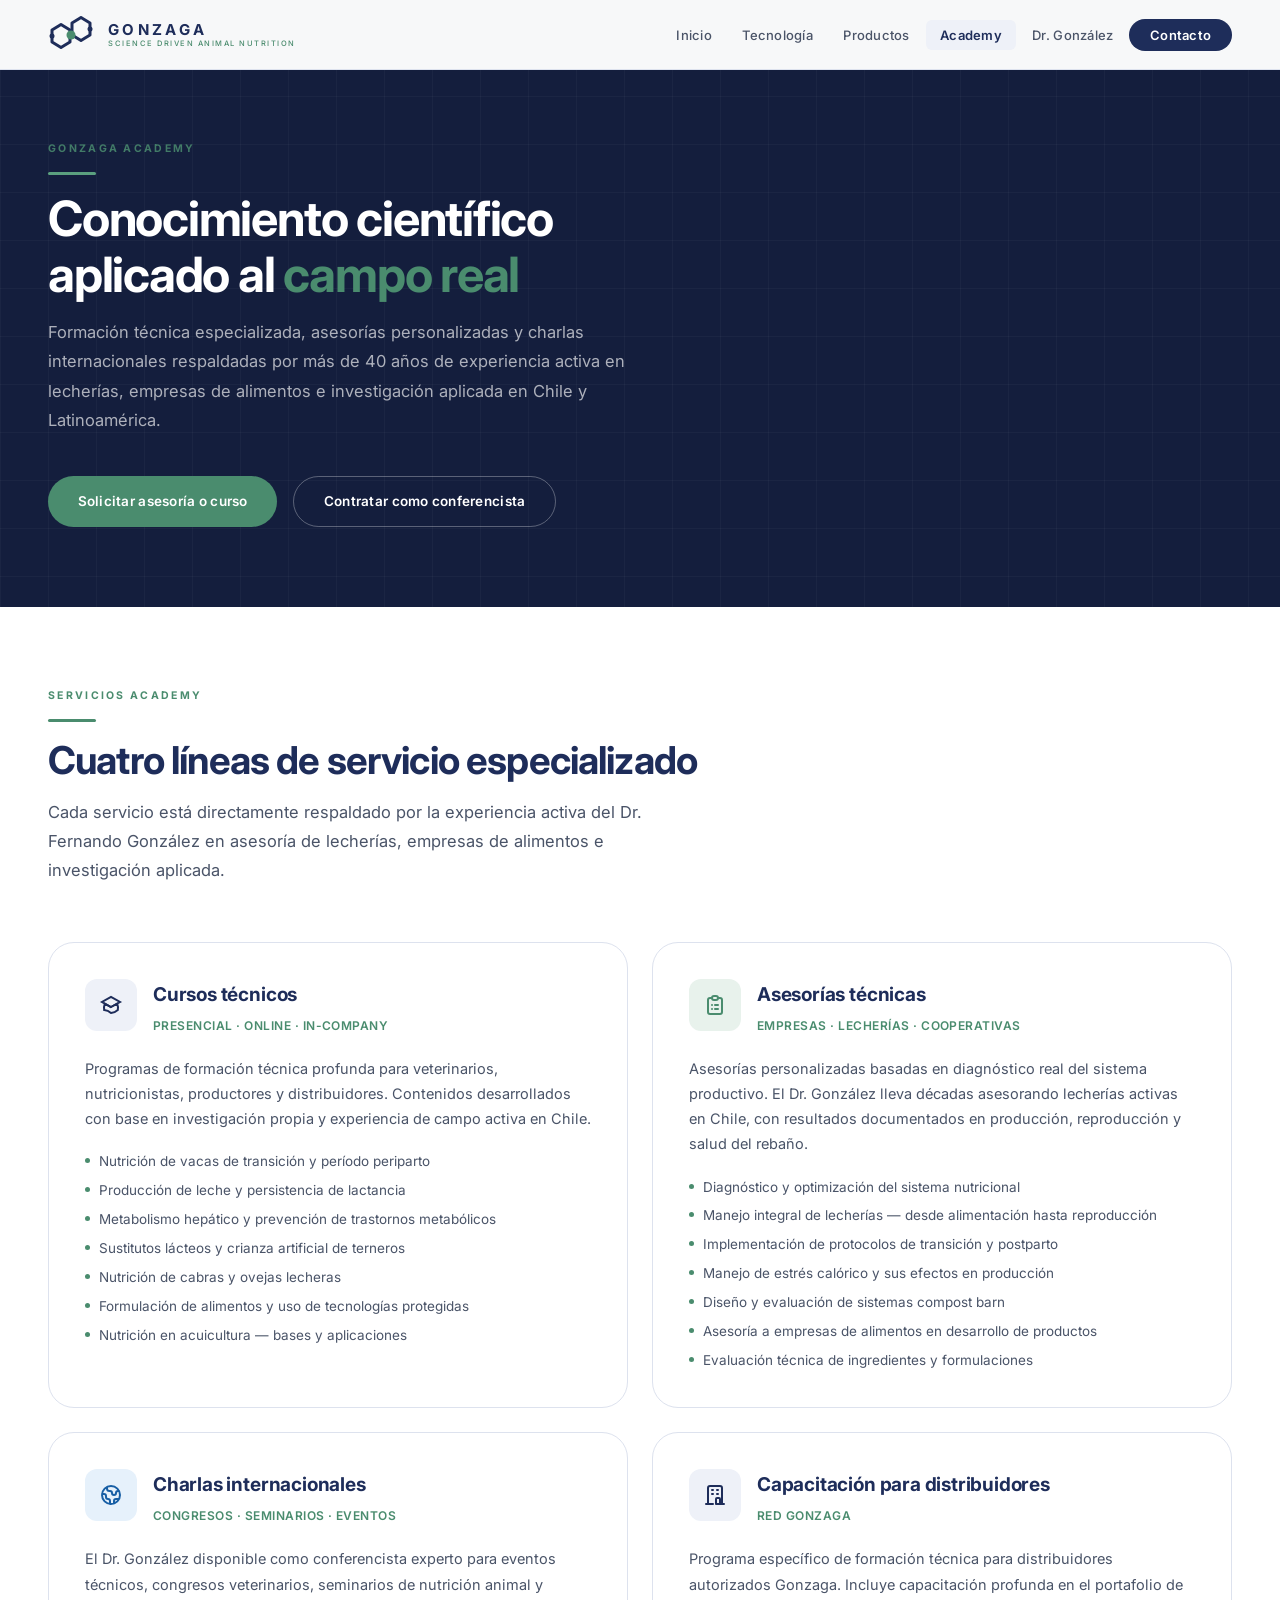
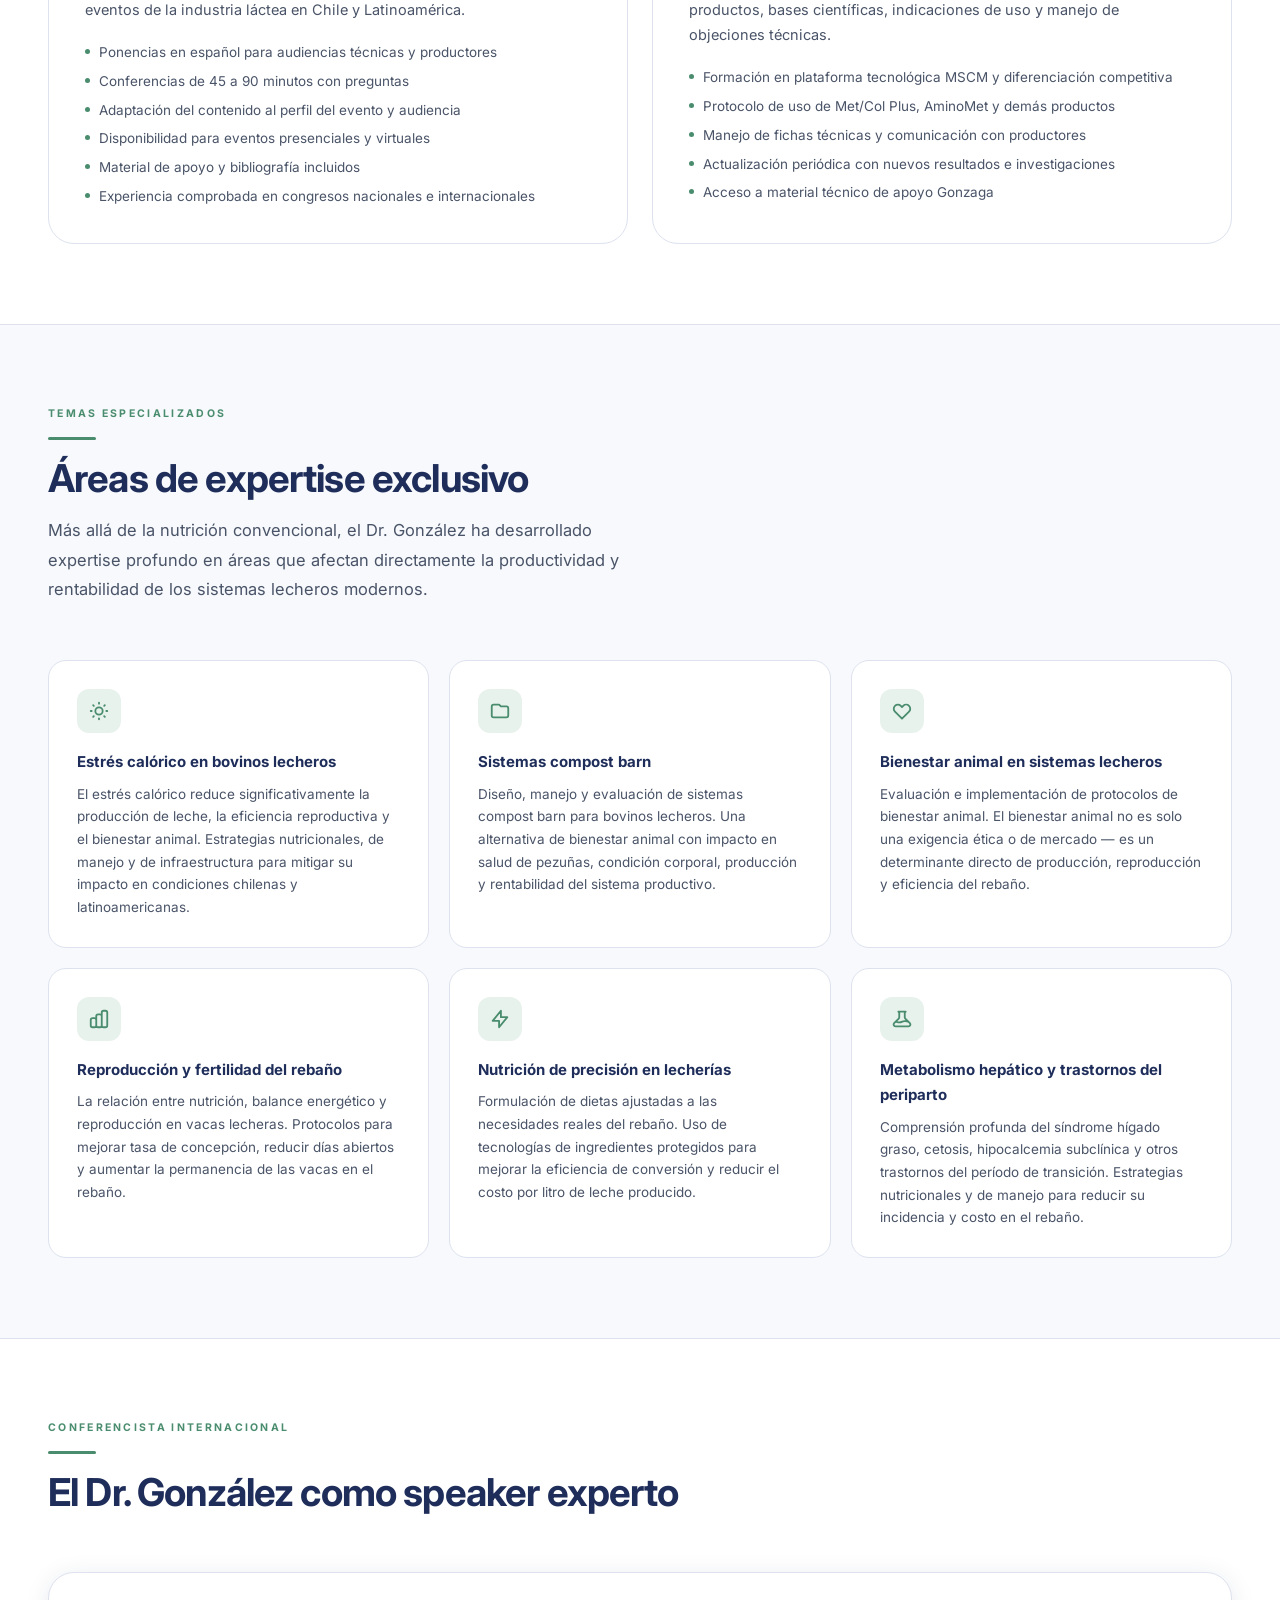
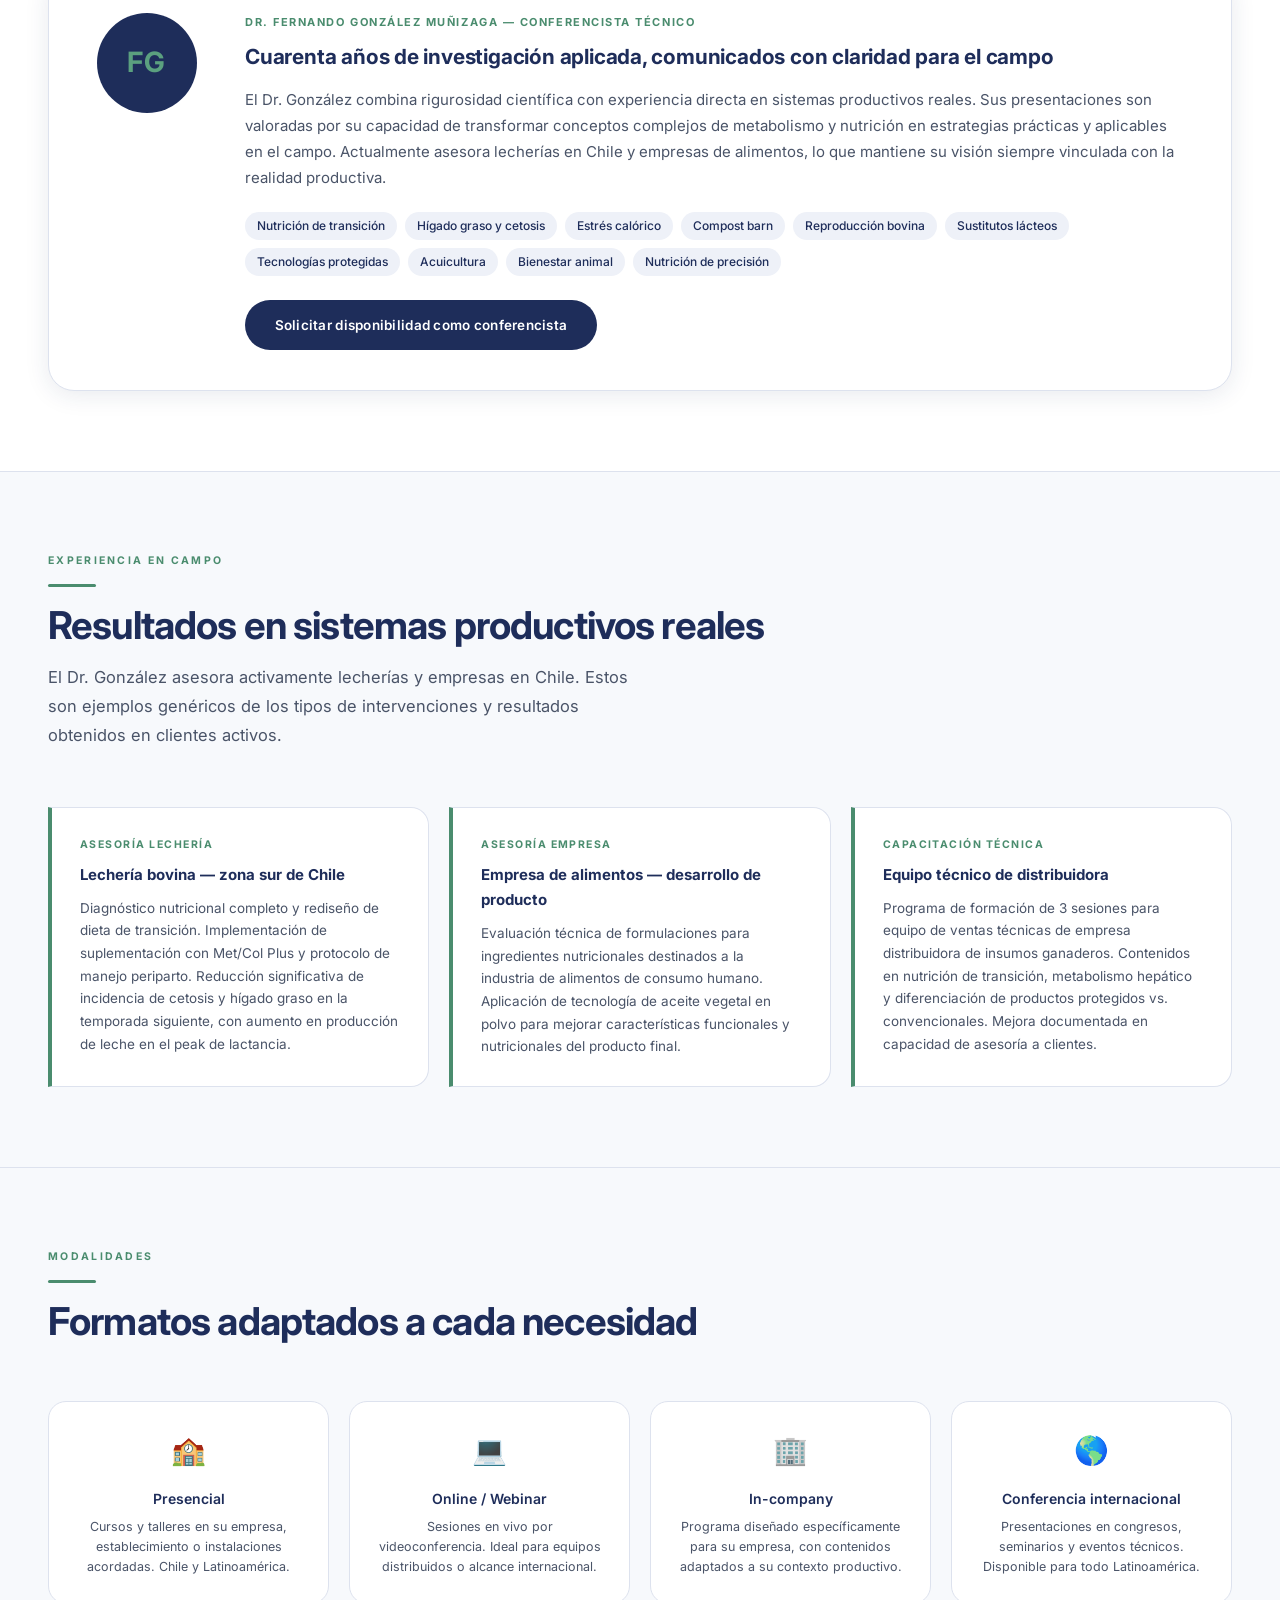
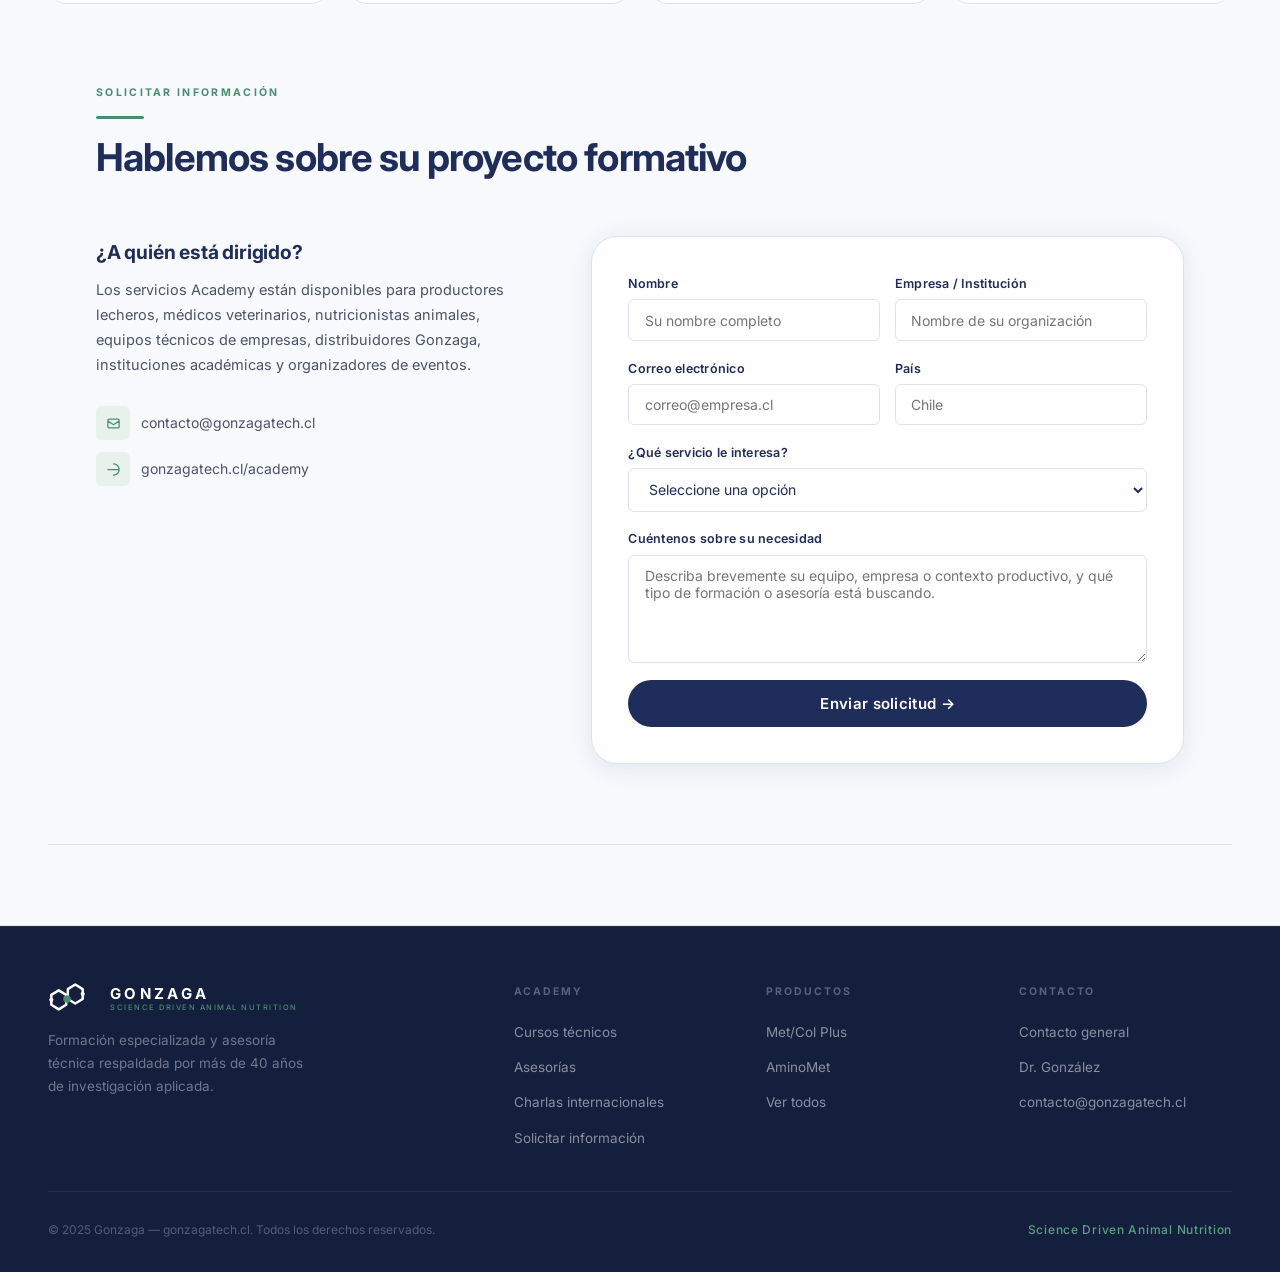
<file: academy.html>
<!DOCTYPE html>
<html lang="es">
<head>
<meta charset="UTF-8"><meta name="viewport" content="width=device-width, initial-scale=1.0">
<meta name="page" content="academy">
<title>Gonzaga Academy | Formación y Asesoría Especializada</title>
<meta name="description" content="Cursos, asesorías técnicas, charlas internacionales y capacitación en nutrición animal, manejo de lecherías, bienestar animal y estrés calórico.">
<link rel="preconnect" href="https://fonts.googleapis.com"><link rel="preconnect" href="https://fonts.gstatic.com" crossorigin>
<link href="https://fonts.googleapis.com/css2?family=Inter:wght@300;400;500;600;700&display=swap" rel="stylesheet">
<link rel="stylesheet" href="_shared.css">
<style>
.page-hero{background:var(--navy-deep);padding:140px 3rem 80px;position:relative;overflow:hidden}
.page-hero::before{content:'';position:absolute;inset:0;background-image:linear-gradient(rgba(255,255,255,.03) 1px,transparent 1px),linear-gradient(90deg,rgba(255,255,255,.03) 1px,transparent 1px);background-size:48px 48px;pointer-events:none}
.page-hero-inner{max-width:1200px;margin:0 auto;position:relative;z-index:2}
.sec-std{padding:80px 3rem;border-bottom:1px solid var(--border)}
.sec-std:nth-child(even){background:var(--off)}
.std-inner{max-width:1200px;margin:0 auto}

/* OFFERINGS GRID */
.offer-grid{display:grid;grid-template-columns:1fr 1fr;gap:1.5rem;margin-top:2.5rem}
.offer-card{background:var(--white);border:1px solid var(--border);border-radius:var(--r-xl);padding:2.25rem;transition:var(--ease);position:relative;overflow:hidden}
.offer-card:hover{box-shadow:var(--sh-lg);transform:translateY(-3px)}
.oc-top{display:flex;align-items:flex-start;gap:1rem;margin-bottom:1.25rem}
.oc-ico{width:52px;height:52px;min-width:52px;border-radius:var(--r-md);display:flex;align-items:center;justify-content:center}
.oc-title{font-size:19px;font-weight:700;color:var(--navy);margin-bottom:.3rem;letter-spacing:-.01em}
.oc-sub{font-size:12px;font-weight:600;color:var(--green);letter-spacing:.04em;text-transform:uppercase}
.oc-desc{font-size:14.5px;color:var(--gray-dk);line-height:1.73;margin-bottom:1.25rem}
.oc-pts{list-style:none;display:flex;flex-direction:column;gap:.5rem}
.oc-pts li{font-size:13.5px;color:var(--gray-dk);display:flex;align-items:flex-start;gap:9px;line-height:1.55}
.oc-pts li::before{content:'';width:5px;height:5px;min-width:5px;background:var(--green);border-radius:50%;margin-top:7px}

/* TOPICS */
.topics-grid{display:grid;grid-template-columns:repeat(3,1fr);gap:1.25rem;margin-top:2.5rem}
.topic-card{background:var(--white);border:1px solid var(--border);border-radius:var(--r-lg);padding:1.75rem;transition:var(--ease)}
.topic-card:hover{box-shadow:var(--sh-md);border-color:rgba(74,140,110,.3)}
.topic-ico{width:44px;height:44px;background:var(--green-pale);border-radius:var(--r-md);display:flex;align-items:center;justify-content:center;margin-bottom:1rem}
.topic-title{font-size:15px;font-weight:700;color:var(--navy);margin-bottom:.5rem}
.topic-desc{font-size:13.5px;color:var(--gray-dk);line-height:1.68}

/* SPEAKER SECTION */
.speaker-grid{display:grid;grid-template-columns:auto 1fr;gap:3rem;align-items:start;background:var(--white);border:1px solid var(--border);border-radius:var(--r-xl);padding:2.5rem 3rem;box-shadow:var(--sh-md)}
.sp-av{width:100px;height:100px;border-radius:50%;background:var(--navy);display:flex;align-items:center;justify-content:center;font-size:28px;font-weight:700;color:var(--green-lt);letter-spacing:.04em;flex-shrink:0}
.sp-topics{display:flex;flex-wrap:wrap;gap:.5rem;margin-top:1rem}
.sp-topic{font-size:12px;font-weight:500;background:var(--navy-soft);color:var(--navy);padding:4px 12px;border-radius:50px}

/* CASES */
.cases-grid{display:grid;grid-template-columns:repeat(3,1fr);gap:1.25rem;margin-top:2.5rem}
.case-card{background:var(--white);border:1px solid var(--border);border-radius:var(--r-lg);padding:1.75rem;border-left:4px solid var(--green);border-radius:0 var(--r-lg) var(--r-lg) 0}
.case-type{font-size:10.5px;font-weight:700;color:var(--green);letter-spacing:.14em;text-transform:uppercase;margin-bottom:.5rem}
.case-title{font-size:15px;font-weight:700;color:var(--navy);margin-bottom:.6rem}
.case-text{font-size:13.5px;color:var(--gray-dk);line-height:1.68}

/* FORMATS */
.formats-grid{display:grid;grid-template-columns:repeat(4,1fr);gap:1.25rem;margin-top:2.5rem}
.fmt{background:var(--white);border:1px solid var(--border);border-radius:var(--r-lg);padding:1.6rem;text-align:center;transition:var(--ease)}
.fmt:hover{border-color:var(--green);background:var(--green-pale)}
.fmt-ico{font-size:28px;margin-bottom:.75rem}
.fmt-title{font-size:14px;font-weight:600;color:var(--navy);margin-bottom:.4rem}
.fmt-desc{font-size:12.5px;color:var(--gray-dk);line-height:1.6}

/* CONTACT FORM */
.contact-grid{display:grid;grid-template-columns:1fr 1.4fr;gap:4.5rem;align-items:start}

@media(max-width:960px){
  .page-hero{padding:120px 1.5rem 60px}
  .sec-std{padding:60px 1.5rem}
  .offer-grid{grid-template-columns:1fr}
  .topics-grid{grid-template-columns:1fr 1fr}
  .speaker-grid{grid-template-columns:1fr;text-align:center}
  .sp-av{margin:0 auto}
  .sp-topics{justify-content:center}
  .cases-grid{grid-template-columns:1fr}
  .formats-grid{grid-template-columns:1fr 1fr}
  .contact-grid{grid-template-columns:1fr}
}
@media(max-width:540px){.topics-grid{grid-template-columns:1fr}.formats-grid{grid-template-columns:1fr}}
</style>
</head>
<body>
<nav id="nav">
  <a href="index.html" class="logo"><svg width="46" height="38" viewBox="0 0 46 38" fill="none"><path d="M4 14 L4 26 L13 31.5 L22 26 L22 14 L13 8.5 Z" stroke="#1E2D5A" stroke-width="3" stroke-linejoin="round" fill="none" stroke-linecap="round"/><circle cx="4" cy="20" r="2.5" fill="#1E2D5A"/><path d="M24 7 L24 19 L33 24.5 L42 19 L42 7 L33 1.5 Z" stroke="#1E2D5A" stroke-width="3" stroke-linejoin="round" fill="none" stroke-linecap="round"/><circle cx="42" cy="13" r="2.5" fill="#1E2D5A"/><circle cx="23" cy="19" r="4.5" fill="#4A8C6E"/></svg><div class="logo-text"><span class="logo-name">GONZAGA</span><span class="logo-sub">Science Driven Animal Nutrition</span></div></a>
  <ul class="nav-links" id="nav-links"><li><a href="index.html">Inicio</a></li><li><a href="tecnologia.html">Tecnología</a></li><li><a href="productos.html">Productos</a></li><li><a href="academy.html" class="active">Academy</a></li><li><a href="investigacion.html">Dr. González</a></li><li><a href="contacto.html" class="nav-cta">Contacto</a></li></ul>
  <button class="hamburger" onclick="toggleNav()" aria-label="Menú">☰</button>
</nav>

<div class="page-hero">
  <div class="page-hero-inner">
    <div class="reveal">
      <span class="eyebrow eyebrow-light">Gonzaga Academy</span>
      <div class="div-line" style="background:var(--green-lt)"></div>
      <h1 style="color:white;margin-bottom:1rem">Conocimiento científico<br>aplicado al <em>campo real</em></h1>
      <p class="lead light" style="max-width:620px">Formación técnica especializada, asesorías personalizadas y charlas internacionales respaldadas por más de 40 años de experiencia activa en lecherías, empresas de alimentos e investigación aplicada en Chile y Latinoamérica.</p>
      <div style="display:flex;gap:1rem;margin-top:2.5rem;flex-wrap:wrap">
        <a href="#contacto-academy" class="btn btn-green">Solicitar asesoría o curso</a>
        <a href="#conferencista" class="btn btn-ghost-white">Contratar como conferencista</a>
      </div>
    </div>
  </div>
</div>

<!-- OFERTAS PRINCIPALES -->
<div class="sec-std">
  <div class="std-inner">
    <div class="sec-head reveal">
      <span class="eyebrow">Servicios Academy</span>
      <div class="div-line"></div>
      <h2>Cuatro líneas de servicio especializado</h2>
      <p class="lead">Cada servicio está directamente respaldado por la experiencia activa del Dr. Fernando González en asesoría de lecherías, empresas de alimentos e investigación aplicada.</p>
    </div>
    <div class="offer-grid">
      <div class="offer-card reveal">
        <div class="oc-top">
          <div class="oc-ico" style="background:var(--navy-soft)"><svg width="24" height="24" fill="none" viewBox="0 0 24 24" stroke="#1E2D5A" stroke-width="2"><path d="M12 14l9-5-9-5-9 5 9 5z"/><path d="M12 14l6.16-3.422a12.083 12.083 0 01.665 6.479A11.952 11.952 0 0112 20.055a11.952 11.952 0 00-6.824-2.998 12.078 12.078 0 01.665-6.479L12 14z"/></svg></div>
          <div><div class="oc-title">Cursos técnicos</div><div class="oc-sub">Presencial · Online · In-company</div></div>
        </div>
        <p class="oc-desc">Programas de formación técnica profunda para veterinarios, nutricionistas, productores y distribuidores. Contenidos desarrollados con base en investigación propia y experiencia de campo activa en Chile.</p>
        <ul class="oc-pts">
          <li>Nutrición de vacas de transición y período periparto</li>
          <li>Producción de leche y persistencia de lactancia</li>
          <li>Metabolismo hepático y prevención de trastornos metabólicos</li>
          <li>Sustitutos lácteos y crianza artificial de terneros</li>
          <li>Nutrición de cabras y ovejas lecheras</li>
          <li>Formulación de alimentos y uso de tecnologías protegidas</li>
          <li>Nutrición en acuicultura — bases y aplicaciones</li>
        </ul>
      </div>
      <div class="offer-card reveal">
        <div class="oc-top">
          <div class="oc-ico" style="background:var(--green-pale)"><svg width="24" height="24" fill="none" viewBox="0 0 24 24" stroke="#4A8C6E" stroke-width="2"><path stroke-linecap="round" stroke-linejoin="round" d="M9 5H7a2 2 0 00-2 2v12a2 2 0 002 2h10a2 2 0 002-2V7a2 2 0 00-2-2h-2M9 5a2 2 0 002 2h2a2 2 0 002-2M9 5a2 2 0 012-2h2a2 2 0 012 2m-3 7h3m-3 4h3m-6-4h.01M9 16h.01"/></svg></div>
          <div><div class="oc-title">Asesorías técnicas</div><div class="oc-sub">Empresas · Lecherías · Cooperativas</div></div>
        </div>
        <p class="oc-desc">Asesorías personalizadas basadas en diagnóstico real del sistema productivo. El Dr. González lleva décadas asesorando lecherías activas en Chile, con resultados documentados en producción, reproducción y salud del rebaño.</p>
        <ul class="oc-pts">
          <li>Diagnóstico y optimización del sistema nutricional</li>
          <li>Manejo integral de lecherías — desde alimentación hasta reproducción</li>
          <li>Implementación de protocolos de transición y postparto</li>
          <li>Manejo de estrés calórico y sus efectos en producción</li>
          <li>Diseño y evaluación de sistemas compost barn</li>
          <li>Asesoría a empresas de alimentos en desarrollo de productos</li>
          <li>Evaluación técnica de ingredientes y formulaciones</li>
        </ul>
      </div>
      <div class="offer-card reveal">
        <div class="oc-top">
          <div class="oc-ico" style="background:#E6F1FB"><svg width="24" height="24" fill="none" viewBox="0 0 24 24" stroke="#185FA5" stroke-width="2"><path stroke-linecap="round" stroke-linejoin="round" d="M3.055 11H5a2 2 0 012 2v1a2 2 0 002 2 2 2 0 012 2v2.945M8 3.935V5.5A2.5 2.5 0 0010.5 8h.5a2 2 0 012 2 2 2 0 104 0 2 2 0 012-2h1.064M15 20.488V18a2 2 0 012-2h3.064M21 12a9 9 0 11-18 0 9 9 0 0118 0z"/></svg></div>
          <div><div class="oc-title">Charlas internacionales</div><div class="oc-sub">Congresos · Seminarios · Eventos</div></div>
        </div>
        <p class="oc-desc">El Dr. González disponible como conferencista experto para eventos técnicos, congresos veterinarios, seminarios de nutrición animal y eventos de la industria láctea en Chile y Latinoamérica.</p>
        <ul class="oc-pts">
          <li>Ponencias en español para audiencias técnicas y productores</li>
          <li>Conferencias de 45 a 90 minutos con preguntas</li>
          <li>Adaptación del contenido al perfil del evento y audiencia</li>
          <li>Disponibilidad para eventos presenciales y virtuales</li>
          <li>Material de apoyo y bibliografía incluidos</li>
          <li>Experiencia comprobada en congresos nacionales e internacionales</li>
        </ul>
      </div>
      <div class="offer-card reveal">
        <div class="oc-top">
          <div class="oc-ico" style="background:var(--navy-soft)"><svg width="24" height="24" fill="none" viewBox="0 0 24 24" stroke="#1E2D5A" stroke-width="2"><path stroke-linecap="round" stroke-linejoin="round" d="M19 21V5a2 2 0 00-2-2H7a2 2 0 00-2 2v16m14 0h2m-2 0h-5m-9 0H3m2 0h5M9 7h1m-1 4h1m4-4h1m-1 4h1m-2 10v-5a1 1 0 011-1h2a1 1 0 011 1v5m-4 0h4"/></svg></div>
          <div><div class="oc-title">Capacitación para distribuidores</div><div class="oc-sub">Red Gonzaga</div></div>
        </div>
        <p class="oc-desc">Programa específico de formación técnica para distribuidores autorizados Gonzaga. Incluye capacitación profunda en el portafolio de productos, bases científicas, indicaciones de uso y manejo de objeciones técnicas.</p>
        <ul class="oc-pts">
          <li>Formación en plataforma tecnológica MSCM y diferenciación competitiva</li>
          <li>Protocolo de uso de Met/Col Plus, AminoMet y demás productos</li>
          <li>Manejo de fichas técnicas y comunicación con productores</li>
          <li>Actualización periódica con nuevos resultados e investigaciones</li>
          <li>Acceso a material técnico de apoyo Gonzaga</li>
        </ul>
      </div>
    </div>
  </div>
</div>

<!-- TEMAS ESPECIALIZADOS -->
<div class="sec-std">
  <div class="std-inner">
    <div class="sec-head reveal">
      <span class="eyebrow">Temas especializados</span>
      <div class="div-line"></div>
      <h2>Áreas de expertise exclusivo</h2>
      <p class="lead">Más allá de la nutrición convencional, el Dr. González ha desarrollado expertise profundo en áreas que afectan directamente la productividad y rentabilidad de los sistemas lecheros modernos.</p>
    </div>
    <div class="topics-grid">
      <div class="topic-card reveal">
        <div class="topic-ico"><svg width="22" height="22" fill="none" viewBox="0 0 24 24" stroke="#4A8C6E" stroke-width="2"><path stroke-linecap="round" stroke-linejoin="round" d="M12 3v1m0 16v1m9-9h-1M4 12H3m15.364 6.364l-.707-.707M6.343 6.343l-.707-.707m12.728 0l-.707.707M6.343 17.657l-.707.707M16 12a4 4 0 11-8 0 4 4 0 018 0z"/></svg></div>
        <div class="topic-title">Estrés calórico en bovinos lecheros</div>
        <p class="topic-desc">El estrés calórico reduce significativamente la producción de leche, la eficiencia reproductiva y el bienestar animal. Estrategias nutricionales, de manejo y de infraestructura para mitigar su impacto en condiciones chilenas y latinoamericanas.</p>
      </div>
      <div class="topic-card reveal">
        <div class="topic-ico"><svg width="22" height="22" fill="none" viewBox="0 0 24 24" stroke="#4A8C6E" stroke-width="2"><path stroke-linecap="round" stroke-linejoin="round" d="M3 7v10a2 2 0 002 2h14a2 2 0 002-2V9a2 2 0 00-2-2h-6l-2-2H5a2 2 0 00-2 2z"/></svg></div>
        <div class="topic-title">Sistemas compost barn</div>
        <p class="topic-desc">Diseño, manejo y evaluación de sistemas compost barn para bovinos lecheros. Una alternativa de bienestar animal con impacto en salud de pezuñas, condición corporal, producción y rentabilidad del sistema productivo.</p>
      </div>
      <div class="topic-card reveal">
        <div class="topic-ico"><svg width="22" height="22" fill="none" viewBox="0 0 24 24" stroke="#4A8C6E" stroke-width="2"><path stroke-linecap="round" stroke-linejoin="round" d="M4.318 6.318a4.5 4.5 0 000 6.364L12 20.364l7.682-7.682a4.5 4.5 0 00-6.364-6.364L12 7.636l-1.318-1.318a4.5 4.5 0 00-6.364 0z"/></svg></div>
        <div class="topic-title">Bienestar animal en sistemas lecheros</div>
        <p class="topic-desc">Evaluación e implementación de protocolos de bienestar animal. El bienestar animal no es solo una exigencia ética o de mercado — es un determinante directo de producción, reproducción y eficiencia del rebaño.</p>
      </div>
      <div class="topic-card reveal">
        <div class="topic-ico"><svg width="22" height="22" fill="none" viewBox="0 0 24 24" stroke="#4A8C6E" stroke-width="2"><path stroke-linecap="round" stroke-linejoin="round" d="M9 19v-6a2 2 0 00-2-2H5a2 2 0 00-2 2v6a2 2 0 002 2h2a2 2 0 002-2zm0 0V9a2 2 0 012-2h2a2 2 0 012 2v10m-6 0a2 2 0 002 2h2a2 2 0 002-2m0 0V5a2 2 0 012-2h2a2 2 0 012 2v14a2 2 0 01-2 2h-2a2 2 0 01-2-2z"/></svg></div>
        <div class="topic-title">Reproducción y fertilidad del rebaño</div>
        <p class="topic-desc">La relación entre nutrición, balance energético y reproducción en vacas lecheras. Protocolos para mejorar tasa de concepción, reducir días abiertos y aumentar la permanencia de las vacas en el rebaño.</p>
      </div>
      <div class="topic-card reveal">
        <div class="topic-ico"><svg width="22" height="22" fill="none" viewBox="0 0 24 24" stroke="#4A8C6E" stroke-width="2"><path stroke-linecap="round" stroke-linejoin="round" d="M13 10V3L4 14h7v7l9-11h-7z"/></svg></div>
        <div class="topic-title">Nutrición de precisión en lecherías</div>
        <p class="topic-desc">Formulación de dietas ajustadas a las necesidades reales del rebaño. Uso de tecnologías de ingredientes protegidos para mejorar la eficiencia de conversión y reducir el costo por litro de leche producido.</p>
      </div>
      <div class="topic-card reveal">
        <div class="topic-ico"><svg width="22" height="22" fill="none" viewBox="0 0 24 24" stroke="#4A8C6E" stroke-width="2"><path stroke-linecap="round" stroke-linejoin="round" d="M19.428 15.428a2 2 0 00-1.022-.547l-2.387-.477a6 6 0 00-3.86.517l-.318.158a6 6 0 01-3.86.517L6.05 15.21a2 2 0 00-1.806.547M8 4h8l-1 1v5.172a2 2 0 00.586 1.414l5 5c1.26 1.26.367 3.414-1.415 3.414H4.828c-1.782 0-2.674-2.154-1.414-3.414l5-5A2 2 0 009 10.172V5L8 4z"/></svg></div>
        <div class="topic-title">Metabolismo hepático y trastornos del periparto</div>
        <p class="topic-desc">Comprensión profunda del síndrome hígado graso, cetosis, hipocalcemia subclínica y otros trastornos del período de transición. Estrategias nutricionales y de manejo para reducir su incidencia y costo en el rebaño.</p>
      </div>
    </div>
  </div>
</div>

<!-- CONFERENCISTA -->
<div class="sec-std" id="conferencista">
  <div class="std-inner">
    <div class="sec-head reveal">
      <span class="eyebrow">Conferencista internacional</span>
      <div class="div-line"></div>
      <h2>El Dr. González como speaker experto</h2>
    </div>
    <div class="speaker-grid reveal">
      <div class="sp-av">FG</div>
      <div>
        <div style="font-size:11px;font-weight:700;color:var(--green);letter-spacing:.14em;text-transform:uppercase;margin-bottom:.5rem">Dr. Fernando González Muñizaga — Conferencista técnico</div>
        <h3 style="margin-bottom:.75rem;font-size:1.3rem">Cuarenta años de investigación aplicada, comunicados con claridad para el campo</h3>
        <p style="font-size:15px;color:var(--gray-dk);line-height:1.75;margin-bottom:1.25rem">El Dr. González combina rigurosidad científica con experiencia directa en sistemas productivos reales. Sus presentaciones son valoradas por su capacidad de transformar conceptos complejos de metabolismo y nutrición en estrategias prácticas y aplicables en el campo. Actualmente asesora lecherías en Chile y empresas de alimentos, lo que mantiene su visión siempre vinculada con la realidad productiva.</p>
        <div class="sp-topics">
          <span class="sp-topic">Nutrición de transición</span>
          <span class="sp-topic">Hígado graso y cetosis</span>
          <span class="sp-topic">Estrés calórico</span>
          <span class="sp-topic">Compost barn</span>
          <span class="sp-topic">Reproducción bovina</span>
          <span class="sp-topic">Sustitutos lácteos</span>
          <span class="sp-topic">Tecnologías protegidas</span>
          <span class="sp-topic">Acuicultura</span>
          <span class="sp-topic">Bienestar animal</span>
          <span class="sp-topic">Nutrición de precisión</span>
        </div>
        <div style="margin-top:1.5rem"><a href="#contacto-academy" class="btn btn-navy">Solicitar disponibilidad como conferencista</a></div>
      </div>
    </div>
  </div>
</div>

<!-- CASOS REALES -->
<div class="sec-std">
  <div class="std-inner">
    <div class="sec-head reveal">
      <span class="eyebrow">Experiencia en campo</span>
      <div class="div-line"></div>
      <h2>Resultados en sistemas productivos reales</h2>
      <p class="lead">El Dr. González asesora activamente lecherías y empresas en Chile. Estos son ejemplos genéricos de los tipos de intervenciones y resultados obtenidos en clientes activos.</p>
    </div>
    <div class="cases-grid">
      <div class="case-card reveal">
        <div class="case-type">Asesoría lechería</div>
        <div class="case-title">Lechería bovina — zona sur de Chile</div>
        <p class="case-text">Diagnóstico nutricional completo y rediseño de dieta de transición. Implementación de suplementación con Met/Col Plus y protocolo de manejo periparto. Reducción significativa de incidencia de cetosis y hígado graso en la temporada siguiente, con aumento en producción de leche en el peak de lactancia.</p>
      </div>
      <div class="case-card reveal">
        <div class="case-type">Asesoría empresa</div>
        <div class="case-title">Empresa de alimentos — desarrollo de producto</div>
        <p class="case-text">Evaluación técnica de formulaciones para ingredientes nutricionales destinados a la industria de alimentos de consumo humano. Aplicación de tecnología de aceite vegetal en polvo para mejorar características funcionales y nutricionales del producto final.</p>
      </div>
      <div class="case-card reveal">
        <div class="case-type">Capacitación técnica</div>
        <div class="case-title">Equipo técnico de distribuidora</div>
        <p class="case-text">Programa de formación de 3 sesiones para equipo de ventas técnicas de empresa distribuidora de insumos ganaderos. Contenidos en nutrición de transición, metabolismo hepático y diferenciación de productos protegidos vs. convencionales. Mejora documentada en capacidad de asesoría a clientes.</p>
      </div>
    </div>
  </div>
</div>

<!-- FORMATOS -->
<div class="sec-std" style="background:var(--off)">
  <div class="std-inner">
    <div class="sec-head reveal">
      <span class="eyebrow">Modalidades</span>
      <div class="div-line"></div>
      <h2>Formatos adaptados a cada necesidad</h2>
    </div>
    <div class="formats-grid">
      <div class="fmt reveal"><div class="fmt-ico">🏫</div><div class="fmt-title">Presencial</div><div class="fmt-desc">Cursos y talleres en su empresa, establecimiento o instalaciones acordadas. Chile y Latinoamérica.</div></div>
      <div class="fmt reveal"><div class="fmt-ico">💻</div><div class="fmt-title">Online / Webinar</div><div class="fmt-desc">Sesiones en vivo por videoconferencia. Ideal para equipos distribuidos o alcance internacional.</div></div>
      <div class="fmt reveal"><div class="fmt-ico">🏢</div><div class="fmt-title">In-company</div><div class="fmt-desc">Programa diseñado específicamente para su empresa, con contenidos adaptados a su contexto productivo.</div></div>
      <div class="fmt reveal"><div class="fmt-ico">🌎</div><div class="fmt-title">Conferencia internacional</div><div class="fmt-desc">Presentaciones en congresos, seminarios y eventos técnicos. Disponible para todo Latinoamérica.</div></div>
    </div>
  </form>
</div>

<!-- FORMULARIO ACADEMY -->
<div class="sec-std" id="contacto-academy">
  <div class="std-inner">
    <div class="sec-head reveal">
      <span class="eyebrow">Solicitar información</span>
      <div class="div-line"></div>
      <h2>Hablemos sobre su proyecto formativo</h2>
    </div>
    <div class="contact-grid">
      <div class="reveal">
        <h3>¿A quién está dirigido?</h3>
        <p style="font-size:14.5px;color:var(--gray-dk);line-height:1.72;margin-bottom:1.75rem">Los servicios Academy están disponibles para productores lecheros, médicos veterinarios, nutricionistas animales, equipos técnicos de empresas, distribuidores Gonzaga, instituciones académicas y organizadores de eventos.</p>
        <div style="display:flex;flex-direction:column;gap:.75rem">
          <div style="display:flex;align-items:center;gap:11px;font-size:14px;color:var(--gray-dk)"><div style="width:34px;height:34px;min-width:34px;background:var(--green-pale);border-radius:var(--r-sm);display:flex;align-items:center;justify-content:center"><svg width="15" height="15" fill="none" viewBox="0 0 24 24" stroke="#4A8C6E" stroke-width="2"><path stroke-linecap="round" stroke-linejoin="round" d="M3 8l7.89 5.26a2 2 0 002.22 0L21 8M5 19h14a2 2 0 002-2V7a2 2 0 00-2-2H5a2 2 0 00-2 2v10a2 2 0 002 2z"/></svg></div>contacto@gonzagatech.cl</div>
          <div style="display:flex;align-items:center;gap:11px;font-size:14px;color:var(--gray-dk)"><div style="width:34px;height:34px;min-width:34px;background:var(--green-pale);border-radius:var(--r-sm);display:flex;align-items:center;justify-content:center"><svg width="15" height="15" fill="none" viewBox="0 0 24 24" stroke="#4A8C6E" stroke-width="2"><path stroke-linecap="round" stroke-linejoin="round" d="M21 12a9 9 0 01-9 9m9-9a9 9 0 00-9-9m9 9H3"/></svg></div>gonzagatech.cl/academy</div>
        </div>
      </div>
      <form class="cform reveal" action="https://formspree.io/f/xeaejnzo" method="POST"><input type="hidden" name="_subject" value="Gonzaga Web — Consulta Academy"><input type="hidden" name="tipo_consulta" value="Academy">
        <div class="f-row">
          <div class="fg"><label class="fl">Nombre</label><input class="fi" type="text" placeholder="Su nombre completo"></div>
          <div class="fg"><label class="fl">Empresa / Institución</label><input class="fi" type="text" placeholder="Nombre de su organización"></div>
        </div>
        <div class="f-row">
          <div class="fg"><label class="fl">Correo electrónico</label><input class="fi" type="email" placeholder="correo@empresa.cl"></div>
          <div class="fg"><label class="fl">País</label><input class="fi" type="text" placeholder="Chile"></div>
        </div>
        <div class="fg">
          <label class="fl">¿Qué servicio le interesa?</label>
          <select class="fs">
            <option value="">Seleccione una opción</option>
            <option>Curso técnico — nutrición y metabolismo</option>
            <option>Curso técnico — producción de leche y manejo</option>
            <option>Asesoría técnica para lechería</option>
            <option>Asesoría para empresa de alimentos</option>
            <option>Charla o conferencia internacional</option>
            <option>Capacitación in-company para mi equipo</option>
            <option>Capacitación para distribuidores Gonzaga</option>
            <option>Webinar o seminario online</option>
            <option>Otro — describo en el mensaje</option>
          </select>
        </div>
        <div class="fg"><label class="fl">Cuéntenos sobre su necesidad</label><textarea class="fta" placeholder="Describa brevemente su equipo, empresa o contexto productivo, y qué tipo de formación o asesoría está buscando."></textarea></div>
        <button type="submit" class="fsub">Enviar solicitud →</button>
      </div>
    </div>
  </div>
</div>

<footer>
  <div class="foot-grid">
    <div class="foot-brand"><a href="index.html" class="logo" style="text-decoration:none"><svg width="38" height="32" viewBox="0 0 46 38" fill="none"><path d="M4 14 L4 26 L13 31.5 L22 26 L22 14 L13 8.5 Z" stroke="white" stroke-width="3" stroke-linejoin="round" fill="none" stroke-linecap="round"/><circle cx="4" cy="20" r="2.5" fill="white"/><path d="M24 7 L24 19 L33 24.5 L42 19 L42 7 L33 1.5 Z" stroke="white" stroke-width="3" stroke-linejoin="round" fill="none" stroke-linecap="round"/><circle cx="42" cy="13" r="2.5" fill="white"/><circle cx="23" cy="19" r="4.5" fill="#4A8C6E"/></svg><div class="logo-text" style="margin-left:10px"><span class="logo-name" style="color:white">GONZAGA</span><span class="logo-sub">Science Driven Animal Nutrition</span></div></a><p>Formación especializada y asesoría técnica respaldada por más de 40 años de investigación aplicada.</p></div>
    <div><div class="foot-col-t">Academy</div><ul class="foot-links"><li><a href="#cursos">Cursos técnicos</a></li><li><a href="#asesorias">Asesorías</a></li><li><a href="#conferencista">Charlas internacionales</a></li><li><a href="#contacto-academy">Solicitar información</a></li></ul></div>
    <div><div class="foot-col-t">Productos</div><ul class="foot-links"><li><a href="productos.html#metcol">Met/Col Plus</a></li><li><a href="productos.html#aminomet">AminoMet</a></li><li><a href="productos.html">Ver todos</a></li></ul></div>
    <div><div class="foot-col-t">Contacto</div><ul class="foot-links"><li><a href="contacto.html">Contacto general</a></li><li><a href="investigacion.html">Dr. González</a></li><li><a href="mailto:contacto@gonzagatech.cl">contacto@gonzagatech.cl</a></li></ul></div>
  </div>
  <div class="foot-bottom"><span class="foot-copy">© 2025 Gonzaga — gonzagatech.cl. Todos los derechos reservados.</span><span class="foot-tag">Science Driven Animal Nutrition</span></div>
</footer>
<script>
const nav=document.getElementById('nav');
window.addEventListener('scroll',()=>nav.classList.toggle('scrolled',scrollY>8));
function toggleNav(){nav.classList.toggle('open')}
document.querySelectorAll('.nav-links a').forEach(a=>a.addEventListener('click',()=>nav.classList.remove('open')));
const io=new IntersectionObserver((e)=>{e.forEach((el,i)=>{if(el.isIntersecting){setTimeout(()=>el.target.classList.add('in'),i*65);io.unobserve(el.target)}})},{threshold:0.07});
document.querySelectorAll('.reveal').forEach(el=>io.observe(el));
</script>
</body></html>
</file>
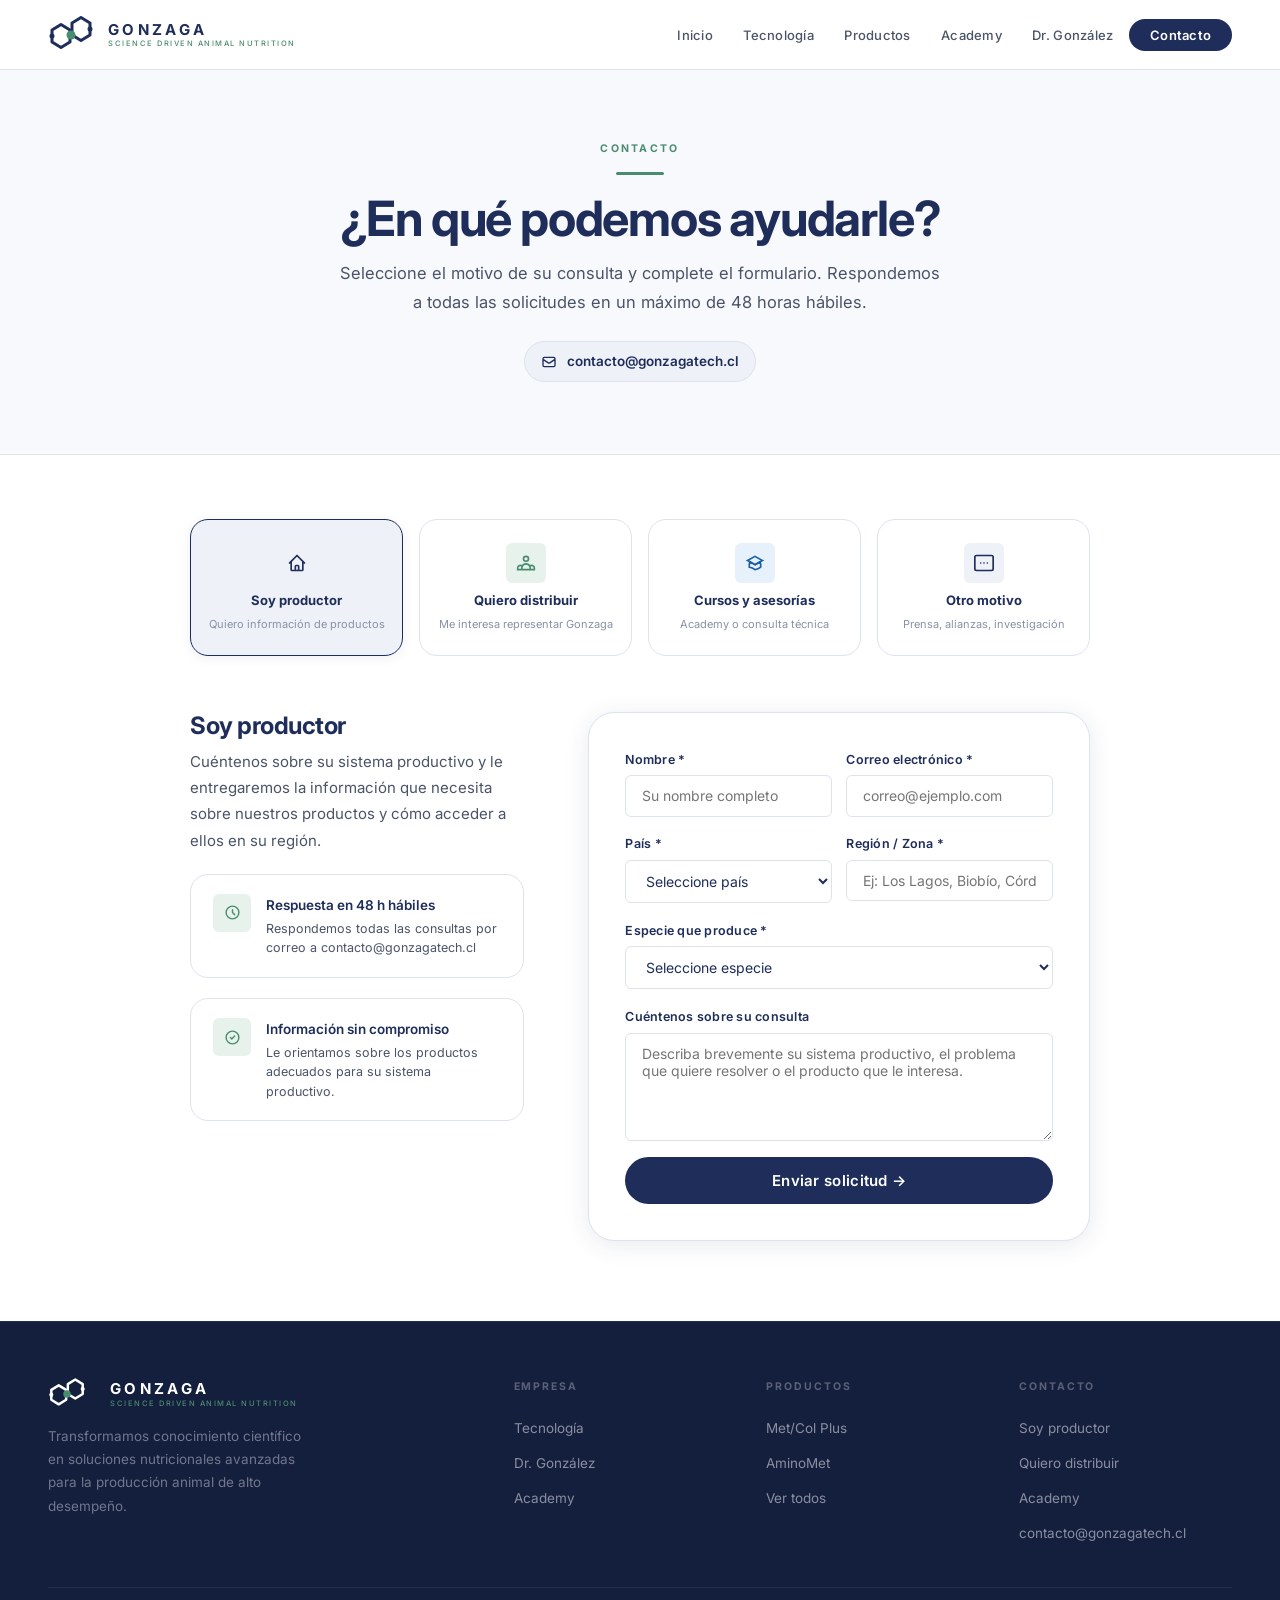
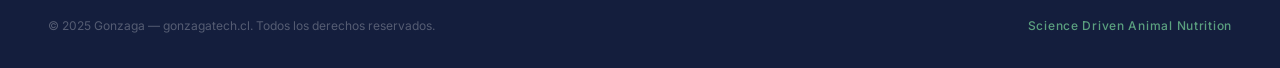
<file: contacto.html>
<!DOCTYPE html>
<html lang="es">
<head>
<meta charset="UTF-8"><meta name="viewport" content="width=device-width, initial-scale=1.0">
<meta name="page" content="contacto">
<title>Contacto | GONZAGA</title>
<meta name="description" content="Contáctenos para solicitar información sobre productos, distribución, cursos y asesorías Gonzaga.">
<link rel="preconnect" href="https://fonts.googleapis.com"><link rel="preconnect" href="https://fonts.gstatic.com" crossorigin>
<link href="https://fonts.googleapis.com/css2?family=Inter:wght@300;400;500;600;700&display=swap" rel="stylesheet">
<link rel="stylesheet" href="_shared.css">
<style>
.page-hero{background:var(--off);padding:140px 3rem 72px;border-bottom:1px solid var(--border)}
.page-hero-inner{max-width:800px;margin:0 auto;text-align:center}

/* AUDIENCE SELECTOR */
.aud-selector{display:grid;grid-template-columns:repeat(4,1fr);gap:1rem;max-width:900px;margin:0 auto 3.5rem}
.aud-tab{background:var(--white);border:1.5px solid var(--border);border-radius:var(--r-lg);padding:1.4rem 1rem;cursor:pointer;transition:var(--ease);text-align:center;text-decoration:none;display:flex;flex-direction:column;align-items:center;gap:.55rem}
.aud-tab:hover{border-color:var(--navy);box-shadow:var(--sh-md)}
.aud-tab.selected{border-color:var(--navy);background:var(--navy-soft);box-shadow:var(--sh-sm)}
.aud-tab-ico{width:40px;height:40px;border-radius:var(--r-sm);display:flex;align-items:center;justify-content:center}
.aud-tab-t{font-size:13px;font-weight:700;color:var(--navy);line-height:1.3}
.aud-tab-d{font-size:11px;color:var(--gray);line-height:1.4}

/* FORM PANELS */
.form-panel{display:none;max-width:900px;margin:0 auto}
.form-panel.active{display:block}
.fp-layout{display:grid;grid-template-columns:1fr 1.5fr;gap:4rem;align-items:start}
.fp-info{display:flex;flex-direction:column;gap:1.25rem}
.fp-title{font-size:1.5rem;font-weight:700;color:var(--navy);letter-spacing:-.02em;margin-bottom:.5rem;line-height:1.2}
.fp-desc{font-size:15px;color:var(--gray-dk);line-height:1.75}
.info-item{background:var(--white);border:1px solid var(--border);border-radius:var(--r-lg);padding:1.2rem 1.4rem;display:flex;align-items:flex-start;gap:.9rem}
.info-ico{width:38px;height:38px;min-width:38px;background:var(--green-pale);border-radius:var(--r-sm);display:flex;align-items:center;justify-content:center}
.info-t{font-size:13.5px;font-weight:600;color:var(--navy);margin-bottom:2px}
.info-d{font-size:12.5px;color:var(--gray-dk);line-height:1.55}

/* EMAIL BADGE */
.email-badge{display:inline-flex;align-items:center;gap:10px;background:var(--navy-soft);border:1px solid var(--border);border-radius:50px;padding:8px 16px;margin-top:1rem}
.email-badge span{font-size:13.5px;font-weight:600;color:var(--navy)}

/* ANCHOR OFFSET */
.anchor-offset{padding-top:90px;margin-top:-90px;display:block}

/* SUCCESS STATE */
.form-success{display:none;text-align:center;padding:3rem 2rem;background:var(--green-pale);border:1px solid var(--green-mid);border-radius:var(--r-xl)}
.form-success.show{display:block}

@media(max-width:960px){
  .page-hero{padding:120px 1.5rem 60px}
  .aud-selector{grid-template-columns:1fr 1fr}
  .fp-layout{grid-template-columns:1fr;gap:2.5rem}
}
@media(max-width:540px){.aud-selector{grid-template-columns:1fr}}
</style>
</head>
<body>
<nav id="nav">
  <a href="index.html" class="logo"><svg width="46" height="38" viewBox="0 0 46 38" fill="none"><path d="M4 14 L4 26 L13 31.5 L22 26 L22 14 L13 8.5 Z" stroke="#1E2D5A" stroke-width="3" stroke-linejoin="round" fill="none" stroke-linecap="round"/><circle cx="4" cy="20" r="2.5" fill="#1E2D5A"/><path d="M24 7 L24 19 L33 24.5 L42 19 L42 7 L33 1.5 Z" stroke="#1E2D5A" stroke-width="3" stroke-linejoin="round" fill="none" stroke-linecap="round"/><circle cx="42" cy="13" r="2.5" fill="#1E2D5A"/><circle cx="23" cy="19" r="4.5" fill="#4A8C6E"/></svg><div class="logo-text"><span class="logo-name">GONZAGA</span><span class="logo-sub">Science Driven Animal Nutrition</span></div></a>
  <ul class="nav-links" id="nav-links"><li><a href="index.html">Inicio</a></li><li><a href="tecnologia.html">Tecnología</a></li><li><a href="productos.html">Productos</a></li><li><a href="academy.html">Academy</a></li><li><a href="investigacion.html">Dr. González</a></li><li><a href="contacto.html" class="nav-cta active">Contacto</a></li></ul>
  <button class="hamburger" onclick="toggleNav()" aria-label="Menú">☰</button>
</nav>

<div class="page-hero">
  <div class="page-hero-inner reveal">
    <span class="eyebrow">Contacto</span>
    <div class="div-line" style="margin:0 auto 1rem"></div>
    <h1 style="margin-bottom:.75rem">¿En qué podemos ayudarle?</h1>
    <p class="lead" style="margin:0 auto">Seleccione el motivo de su consulta y complete el formulario. Respondemos a todas las solicitudes en un máximo de 48 horas hábiles.</p>
    <div class="email-badge" style="margin:1.5rem auto 0">
      <svg width="16" height="16" fill="none" viewBox="0 0 24 24" stroke="#1E2D5A" stroke-width="2"><path stroke-linecap="round" stroke-linejoin="round" d="M3 8l7.89 5.26a2 2 0 002.22 0L21 8M5 19h14a2 2 0 002-2V7a2 2 0 00-2-2H5a2 2 0 00-2 2v10a2 2 0 002 2z"/></svg>
      <span>contacto@gonzagatech.cl</span>
    </div>
  </div>
</div>

<section style="padding:64px 3rem 80px;background:var(--white)">
  <div>
    <!-- SELECTOR -->
    <div class="aud-selector reveal">
      <a class="aud-tab selected" id="tab-prod" href="#productores" onclick="showPanel('productores',this);return false">
        <div class="aud-tab-ico" style="background:var(--navy-soft)"><svg width="20" height="20" fill="none" viewBox="0 0 24 24" stroke="#1E2D5A" stroke-width="2"><path stroke-linecap="round" stroke-linejoin="round" d="M3 12l2-2m0 0l7-7 7 7M5 10v10a1 1 0 001 1h3m10-11l2 2m-2-2v10a1 1 0 01-1 1h-3m-6 0a1 1 0 001-1v-4a1 1 0 011-1h2a1 1 0 011 1v4a1 1 0 001 1m-6 0h6"/></svg></div>
        <div class="aud-tab-t">Soy productor</div>
        <div class="aud-tab-d">Quiero información de productos</div>
      </a>
      <a class="aud-tab" id="tab-dist" href="#distribuidores" onclick="showPanel('distribuidores',this);return false">
        <div class="aud-tab-ico" style="background:var(--green-pale)"><svg width="20" height="20" fill="none" viewBox="0 0 24 24" stroke="#4A8C6E" stroke-width="2"><path stroke-linecap="round" stroke-linejoin="round" d="M17 20h5v-2a3 3 0 00-5.356-1.857M17 20H7m10 0v-2c0-.656-.126-1.283-.356-1.857M7 20H2v-2a3 3 0 015.356-1.857M7 20v-2c0-.656.126-1.283.356-1.857m0 0a5.002 5.002 0 019.288 0M15 7a3 3 0 11-6 0 3 3 0 016 0z"/></svg></div>
        <div class="aud-tab-t">Quiero distribuir</div>
        <div class="aud-tab-d">Me interesa representar Gonzaga</div>
      </a>
      <a class="aud-tab" id="tab-acad" href="#academy" onclick="showPanel('academy',this);return false">
        <div class="aud-tab-ico" style="background:#E6F1FB"><svg width="20" height="20" fill="none" viewBox="0 0 24 24" stroke="#185FA5" stroke-width="2"><path d="M12 14l9-5-9-5-9 5 9 5z"/><path d="M12 14l6.16-3.422a12.083 12.083 0 01.665 6.479A11.952 11.952 0 0112 20.055a11.952 11.952 0 00-6.824-2.998 12.078 12.078 0 01.665-6.479L12 14z"/></svg></div>
        <div class="aud-tab-t">Cursos y asesorías</div>
        <div class="aud-tab-d">Academy o consulta técnica</div>
      </a>
      <a class="aud-tab" id="tab-otro" href="#otro" onclick="showPanel('otro',this);return false">
        <div class="aud-tab-ico" style="background:var(--navy-soft)"><svg width="20" height="20" fill="none" viewBox="0 0 24 24" stroke="#1E2D5A" stroke-width="2"><path stroke-linecap="round" stroke-linejoin="round" d="M8 12h.01M12 12h.01M16 12h.01M21 3H3a2 2 0 00-2 2v14a2 2 0 002 2h18a2 2 0 002-2V5a2 2 0 00-2-2z"/></svg></div>
        <div class="aud-tab-t">Otro motivo</div>
        <div class="aud-tab-d">Prensa, alianzas, investigación</div>
      </a>
    </div>

    <!-- PANEL: PRODUCTOR -->
    <span class="anchor-offset" id="productores"></span>
    <div class="form-panel active" id="panel-productores">
      <div class="fp-layout">
        <div class="fp-info reveal">
          <div>
            <div class="fp-title">Soy productor</div>
            <p class="fp-desc">Cuéntenos sobre su sistema productivo y le entregaremos la información que necesita sobre nuestros productos y cómo acceder a ellos en su región.</p>
          </div>
          <div class="info-item">
            <div class="info-ico"><svg width="17" height="17" fill="none" viewBox="0 0 24 24" stroke="#4A8C6E" stroke-width="2"><path stroke-linecap="round" stroke-linejoin="round" d="M12 8v4l3 3m6-3a9 9 0 11-18 0 9 9 0 0118 0z"/></svg></div>
            <div><div class="info-t">Respuesta en 48 h hábiles</div><div class="info-d">Respondemos todas las consultas por correo a contacto@gonzagatech.cl</div></div>
          </div>
          <div class="info-item">
            <div class="info-ico"><svg width="17" height="17" fill="none" viewBox="0 0 24 24" stroke="#4A8C6E" stroke-width="2"><path stroke-linecap="round" stroke-linejoin="round" d="M9 12l2 2 4-4m6 2a9 9 0 11-18 0 9 9 0 0118 0z"/></svg></div>
            <div><div class="info-t">Información sin compromiso</div><div class="info-d">Le orientamos sobre los productos adecuados para su sistema productivo.</div></div>
          </div>
        </div>
        <div class="reveal">
          <form class="cform" action="https://formspree.io/f/xeaejnzo" method="POST">
            <input type="hidden" name="_subject" value="Gonzaga Web — Consulta productor">
            <input type="hidden" name="tipo_consulta" value="Productor">
            <div class="f-row">
              <div class="fg"><label class="fl">Nombre *</label><input class="fi" type="text" name="nombre" placeholder="Su nombre completo" required></div>
              <div class="fg"><label class="fl">Correo electrónico *</label><input class="fi" type="email" name="email" placeholder="correo@ejemplo.com" required></div>
            </div>
            <div class="f-row">
              <div class="fg">
                <label class="fl">País *</label>
                <select class="fs" name="pais" required>
                  <option value="">Seleccione país</option>
                  <option>Chile</option>
                  <option>Argentina</option>
                  <option>Uruguay</option>
                  <option>Brasil</option>
                  <option>Colombia</option>
                  <option>Perú</option>
                  <option>Ecuador</option>
                  <option>Bolivia</option>
                  <option>Paraguay</option>
                  <option>Venezuela</option>
                  <option>México</option>
                  <option>Otro</option>
                </select>
              </div>
              <div class="fg"><label class="fl">Región / Zona *</label><input class="fi" type="text" name="region" placeholder="Ej: Los Lagos, Biobío, Córdoba…" required></div>
            </div>
            <div class="fg">
              <label class="fl">Especie que produce *</label>
              <select class="fs" name="especie" required>
                <option value="">Seleccione especie</option>
                <option>Bovinos lecheros</option>
                <option>Cabras lecheras</option>
                <option>Ovinos productores de leche</option>
                <option>Salmones / Acuicultura</option>
                <option>Varias especies</option>
                <option>Otra</option>
              </select>
            </div>
            <div class="fg"><label class="fl">Cuéntenos sobre su consulta</label><textarea class="fta" name="mensaje" placeholder="Describa brevemente su sistema productivo, el problema que quiere resolver o el producto que le interesa."></textarea></div>
            <button type="submit" class="fsub">Enviar solicitud →</button>
          </form>
        </div>
      </div>
    </div>

    <!-- PANEL: DISTRIBUIDOR -->
    <span class="anchor-offset" id="distribuidores"></span>
    <div class="form-panel" id="panel-distribuidores">
      <div class="fp-layout">
        <div class="fp-info reveal">
          <div>
            <div class="fp-title">Quiero distribuir Gonzaga</div>
            <p class="fp-desc">Buscamos socios con capacidad de asesoría veterinaria o nutricional en su región. Si le interesa representar nuestros productos, cuéntenos sobre su empresa y zona de operación.</p>
          </div>
          <div class="info-item">
            <div class="info-ico"><svg width="17" height="17" fill="none" viewBox="0 0 24 24" stroke="#4A8C6E" stroke-width="2"><path stroke-linecap="round" stroke-linejoin="round" d="M9 12l2 2 4-4m5.618-4.016A11.955 11.955 0 0112 2.944a11.955 11.955 0 01-8.618 3.04A12.02 12.02 0 003 9c0 5.591 3.824 10.29 9 11.622 5.176-1.332 9-6.03 9-11.622 0-1.042-.133-2.052-.382-3.016z"/></svg></div>
            <div><div class="info-t">Distribuidores técnicos</div><div class="info-d">Buscamos veterinarios, nutricionistas o empresas con experiencia en el sector ganadero o acuícola.</div></div>
          </div>
          <div class="info-item">
            <div class="info-ico"><svg width="17" height="17" fill="none" viewBox="0 0 24 24" stroke="#4A8C6E" stroke-width="2"><path stroke-linecap="round" stroke-linejoin="round" d="M3.055 11H5a2 2 0 012 2v1a2 2 0 002 2 2 2 0 012 2v2.945M8 3.935V5.5A2.5 2.5 0 0010.5 8h.5a2 2 0 012 2 2 2 0 104 0 2 2 0 012-2h1.064"/></svg></div>
            <div><div class="info-t">Chile y Latinoamérica</div><div class="info-d">Oportunidades de representación en todas las regiones de la región.</div></div>
          </div>
        </div>
        <div class="reveal">
          <form class="cform" action="https://formspree.io/f/xeaejnzo" method="POST">
            <input type="hidden" name="_subject" value="Gonzaga Web — Solicitud distribución">
            <input type="hidden" name="tipo_consulta" value="Distribuidor potencial">
            <div class="f-row">
              <div class="fg"><label class="fl">Nombre *</label><input class="fi" type="text" name="nombre" placeholder="Su nombre completo" required></div>
              <div class="fg"><label class="fl">Correo electrónico *</label><input class="fi" type="email" name="email" placeholder="correo@empresa.cl" required></div>
            </div>
            <div class="fg"><label class="fl">Empresa / Organización</label><input class="fi" type="text" name="empresa" placeholder="Nombre de su empresa (si aplica)"></div>
            <div class="f-row">
              <div class="fg">
                <label class="fl">País *</label>
                <select class="fs" name="pais" required>
                  <option value="">Seleccione país</option>
                  <option>Chile</option><option>Argentina</option><option>Uruguay</option>
                  <option>Brasil</option><option>Colombia</option><option>Perú</option>
                  <option>Ecuador</option><option>Bolivia</option><option>Paraguay</option>
                  <option>Venezuela</option><option>México</option><option>Otro</option>
                </select>
              </div>
              <div class="fg"><label class="fl">Región / Zona *</label><input class="fi" type="text" name="region" placeholder="Zona de operación" required></div>
            </div>
            <div class="fg">
              <label class="fl">Especie / sector de interés *</label>
              <select class="fs" name="especie" required>
                <option value="">Seleccione</option>
                <option>Bovinos lecheros</option>
                <option>Cabras lecheras</option>
                <option>Ovinos</option>
                <option>Salmones / Acuicultura</option>
                <option>Varios sectores</option>
                <option>Otro</option>
              </select>
            </div>
            <div class="fg"><label class="fl">Cuéntenos sobre usted y su empresa</label><textarea class="fta" name="mensaje" placeholder="Describa brevemente su actividad actual, red de clientes y por qué le interesa representar Gonzaga en su zona."></textarea></div>
            <button type="submit" class="fsub">Enviar solicitud →</button>
          </form>
        </div>
      </div>
    </div>

    <!-- PANEL: ACADEMY -->
    <span class="anchor-offset" id="academy"></span>
    <div class="form-panel" id="panel-academy">
      <div class="fp-layout">
        <div class="fp-info reveal">
          <div>
            <div class="fp-title">Cursos y asesorías</div>
            <p class="fp-desc">Gonzaga Academy ofrece cursos técnicos, asesorías personalizadas y charlas internacionales. Cuéntenos su necesidad y le enviamos una propuesta.</p>
          </div>
          <div class="info-item">
            <div class="info-ico"><svg width="17" height="17" fill="none" viewBox="0 0 24 24" stroke="#4A8C6E" stroke-width="2"><path d="M12 14l9-5-9-5-9 5 9 5z"/></svg></div>
            <div><div class="info-t">Cursos técnicos</div><div class="info-d">Nutrición de transición, metabolismo hepático, producción de leche, sustitutos lácteos.</div></div>
          </div>
          <div class="info-item">
            <div class="info-ico"><svg width="17" height="17" fill="none" viewBox="0 0 24 24" stroke="#4A8C6E" stroke-width="2"><path stroke-linecap="round" stroke-linejoin="round" d="M9 5H7a2 2 0 00-2 2v12a2 2 0 002 2h10a2 2 0 002-2V7a2 2 0 00-2-2h-2M9 5a2 2 0 002 2h2a2 2 0 002-2M9 5a2 2 0 012-2h2a2 2 0 012 2"/></svg></div>
            <div><div class="info-t">Asesorías técnicas</div><div class="info-d">Manejo de lecherías, nutrición de precisión, bienestar animal, estrés calórico.</div></div>
          </div>
          <div class="info-item">
            <div class="info-ico"><svg width="17" height="17" fill="none" viewBox="0 0 24 24" stroke="#4A8C6E" stroke-width="2"><path stroke-linecap="round" stroke-linejoin="round" d="M3.055 11H5a2 2 0 012 2v1a2 2 0 002 2 2 2 0 012 2v2.945"/></svg></div>
            <div><div class="info-t">Charlas internacionales</div><div class="info-d">El Dr. González disponible como conferencista para congresos y seminarios.</div></div>
          </div>
        </div>
        <div class="reveal">
          <form class="cform" action="https://formspree.io/f/xeaejnzo" method="POST">
            <input type="hidden" name="_subject" value="Gonzaga Web — Consulta Academy">
            <input type="hidden" name="tipo_consulta" value="Academy / Asesoría">
            <div class="f-row">
              <div class="fg"><label class="fl">Nombre *</label><input class="fi" type="text" name="nombre" placeholder="Su nombre completo" required></div>
              <div class="fg"><label class="fl">Correo electrónico *</label><input class="fi" type="email" name="email" placeholder="correo@empresa.cl" required></div>
            </div>
            <div class="f-row">
              <div class="fg"><label class="fl">Empresa / Institución</label><input class="fi" type="text" name="empresa" placeholder="Nombre de su organización"></div>
              <div class="fg">
                <label class="fl">País *</label>
                <select class="fs" name="pais" required>
                  <option value="">Seleccione país</option>
                  <option>Chile</option><option>Argentina</option><option>Uruguay</option>
                  <option>Brasil</option><option>Colombia</option><option>Perú</option>
                  <option>Ecuador</option><option>Bolivia</option><option>Paraguay</option>
                  <option>Venezuela</option><option>México</option><option>Otro</option>
                </select>
              </div>
            </div>
            <div class="fg">
              <label class="fl">Servicio de interés *</label>
              <select class="fs" name="servicio" required>
                <option value="">Seleccione</option>
                <option>Curso técnico</option>
                <option>Asesoría técnica para lechería</option>
                <option>Charla o conferencia internacional</option>
                <option>Capacitación in-company</option>
                <option>Webinar o seminario online</option>
                <option>Otro</option>
              </select>
            </div>
            <div class="fg"><label class="fl">Cuéntenos sobre su necesidad</label><textarea class="fta" name="mensaje" placeholder="Describa brevemente su equipo, sistema productivo o contexto, y qué tipo de formación o asesoría está buscando."></textarea></div>
            <button type="submit" class="fsub">Enviar solicitud →</button>
          </form>
        </div>
      </div>
    </div>

    <!-- PANEL: OTRO -->
    <span class="anchor-offset" id="otro"></span>
    <div class="form-panel" id="panel-otro">
      <div class="fp-layout">
        <div class="fp-info reveal">
          <div>
            <div class="fp-title">Otro motivo</div>
            <p class="fp-desc">Prensa, alianzas estratégicas, investigación académica o cualquier otro motivo de contacto.</p>
          </div>
          <div class="info-item">
            <div class="info-ico"><svg width="17" height="17" fill="none" viewBox="0 0 24 24" stroke="#4A8C6E" stroke-width="2"><path stroke-linecap="round" stroke-linejoin="round" d="M3 8l7.89 5.26a2 2 0 002.22 0L21 8M5 19h14a2 2 0 002-2V7a2 2 0 00-2-2H5a2 2 0 00-2 2v10a2 2 0 002 2z"/></svg></div>
            <div><div class="info-t">Correo directo</div><div class="info-d"><a href="mailto:contacto@gonzagatech.cl" style="color:var(--green);font-weight:600">contacto@gonzagatech.cl</a></div></div>
          </div>
        </div>
        <div class="reveal">
          <form class="cform" action="https://formspree.io/f/xeaejnzo" method="POST">
            <input type="hidden" name="_subject" value="Gonzaga Web — Otro motivo">
            <div class="f-row">
              <div class="fg"><label class="fl">Nombre *</label><input class="fi" type="text" name="nombre" placeholder="Su nombre" required></div>
              <div class="fg"><label class="fl">Correo electrónico *</label><input class="fi" type="email" name="email" placeholder="correo@org.cl" required></div>
            </div>
            <div class="fg"><label class="fl">Organización</label><input class="fi" type="text" name="empresa" placeholder="Empresa o institución"></div>
            <div class="fg">
              <label class="fl">Motivo de contacto</label>
              <select class="fs" name="motivo">
                <option value="">Seleccione</option>
                <option>Prensa / medios</option>
                <option>Investigación académica</option>
                <option>Alianza estratégica</option>
                <option>Inversionista</option>
                <option>Licenciamiento de tecnología</option>
                <option>Otro</option>
              </select>
            </div>
            <div class="fg"><label class="fl">Mensaje *</label><textarea class="fta" name="mensaje" placeholder="Cuéntenos el motivo de su contacto." required></textarea></div>
            <button type="submit" class="fsub">Enviar mensaje →</button>
          </form>
        </div>
      </div>
    </div>

  </div>
</section>

<footer>
  <div class="foot-grid">
    <div class="foot-brand"><a href="index.html" class="logo" style="text-decoration:none"><svg width="38" height="32" viewBox="0 0 46 38" fill="none"><path d="M4 14 L4 26 L13 31.5 L22 26 L22 14 L13 8.5 Z" stroke="white" stroke-width="3" stroke-linejoin="round" fill="none" stroke-linecap="round"/><circle cx="4" cy="20" r="2.5" fill="white"/><path d="M24 7 L24 19 L33 24.5 L42 19 L42 7 L33 1.5 Z" stroke="white" stroke-width="3" stroke-linejoin="round" fill="none" stroke-linecap="round"/><circle cx="42" cy="13" r="2.5" fill="white"/><circle cx="23" cy="19" r="4.5" fill="#4A8C6E"/></svg><div class="logo-text" style="margin-left:10px"><span class="logo-name" style="color:white">GONZAGA</span><span class="logo-sub">Science Driven Animal Nutrition</span></div></a><p>Transformamos conocimiento científico en soluciones nutricionales avanzadas para la producción animal de alto desempeño.</p></div>
    <div><div class="foot-col-t">Empresa</div><ul class="foot-links"><li><a href="tecnologia.html">Tecnología</a></li><li><a href="investigacion.html">Dr. González</a></li><li><a href="academy.html">Academy</a></li></ul></div>
    <div><div class="foot-col-t">Productos</div><ul class="foot-links"><li><a href="productos.html#metcol">Met/Col Plus</a></li><li><a href="productos.html#aminomet">AminoMet</a></li><li><a href="productos.html">Ver todos</a></li></ul></div>
    <div><div class="foot-col-t">Contacto</div><ul class="foot-links"><li><a href="#productores" onclick="showPanel('productores',document.getElementById('tab-prod'))">Soy productor</a></li><li><a href="#distribuidores" onclick="showPanel('distribuidores',document.getElementById('tab-dist'))">Quiero distribuir</a></li><li><a href="#academy" onclick="showPanel('academy',document.getElementById('tab-acad'))">Academy</a></li><li><a href="mailto:contacto@gonzagatech.cl">contacto@gonzagatech.cl</a></li></ul></div>
  </div>
  <div class="foot-bottom"><span class="foot-copy">© 2025 Gonzaga — gonzagatech.cl. Todos los derechos reservados.</span><span class="foot-tag">Science Driven Animal Nutrition</span></div>
</footer>

<script>
const nav=document.getElementById('nav');
window.addEventListener('scroll',()=>nav.classList.toggle('scrolled',scrollY>8));
function toggleNav(){nav.classList.toggle('open')}
document.querySelectorAll('.nav-links a').forEach(a=>a.addEventListener('click',()=>nav.classList.remove('open')));
const io=new IntersectionObserver((e)=>{e.forEach((el,i)=>{if(el.isIntersecting){setTimeout(()=>el.target.classList.add('in'),i*65);io.unobserve(el.target)}})},{threshold:0.07});
document.querySelectorAll('.reveal').forEach(el=>io.observe(el));

function showPanel(id, tab){
  document.querySelectorAll('.form-panel').forEach(p=>p.classList.remove('active'));
  document.querySelectorAll('.aud-tab').forEach(t=>t.classList.remove('selected'));
  document.getElementById('panel-'+id).classList.add('active');
  if(tab) tab.classList.add('selected');
  const el = document.getElementById('panel-'+id);
  if(el) setTimeout(()=>el.scrollIntoView({behavior:'smooth',block:'start'}),80);
}

// Handle hash on load
const h=window.location.hash.replace('#','');
const tabMap={productores:'tab-prod',distribuidores:'tab-dist',academy:'tab-acad',otro:'tab-otro'};
if(h && tabMap[h]){
  const t=document.getElementById(tabMap[h]);
  if(t) showPanel(h,t);
}
</script>
</body>
</html>
</file>
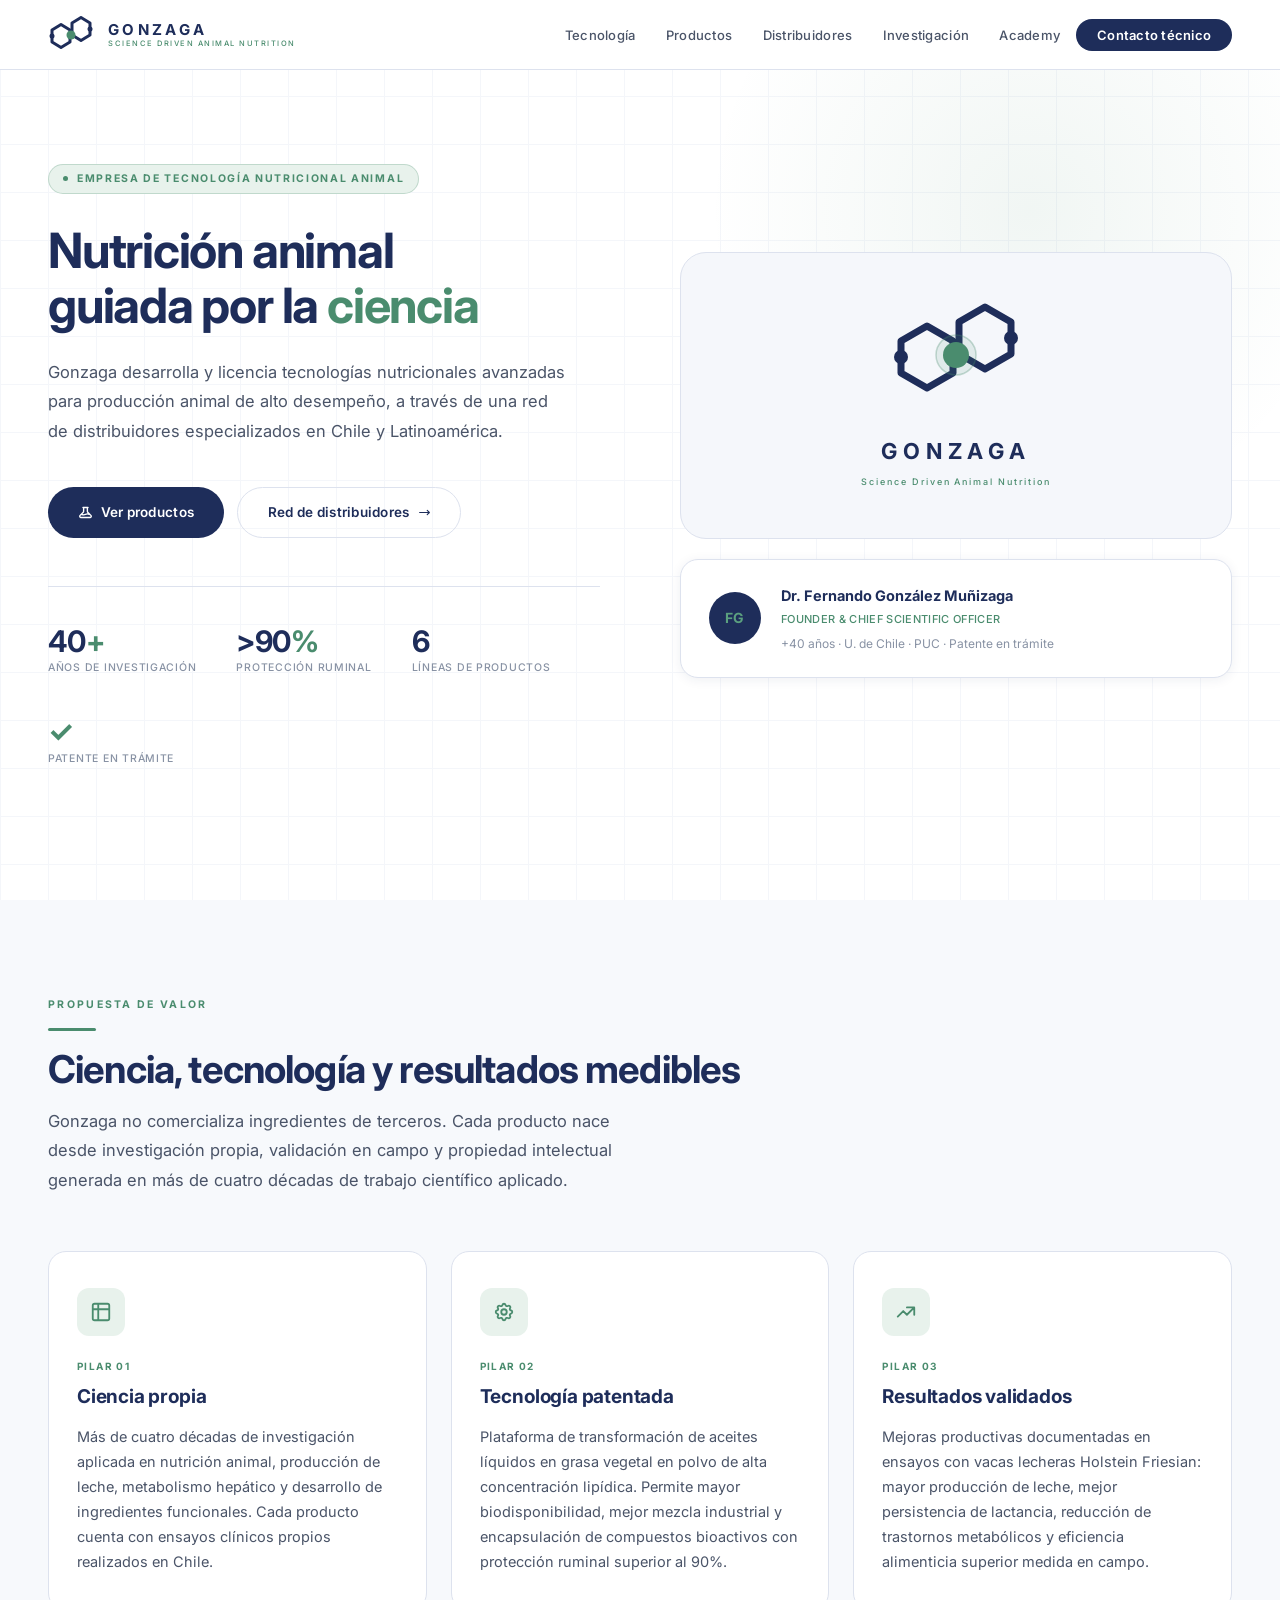
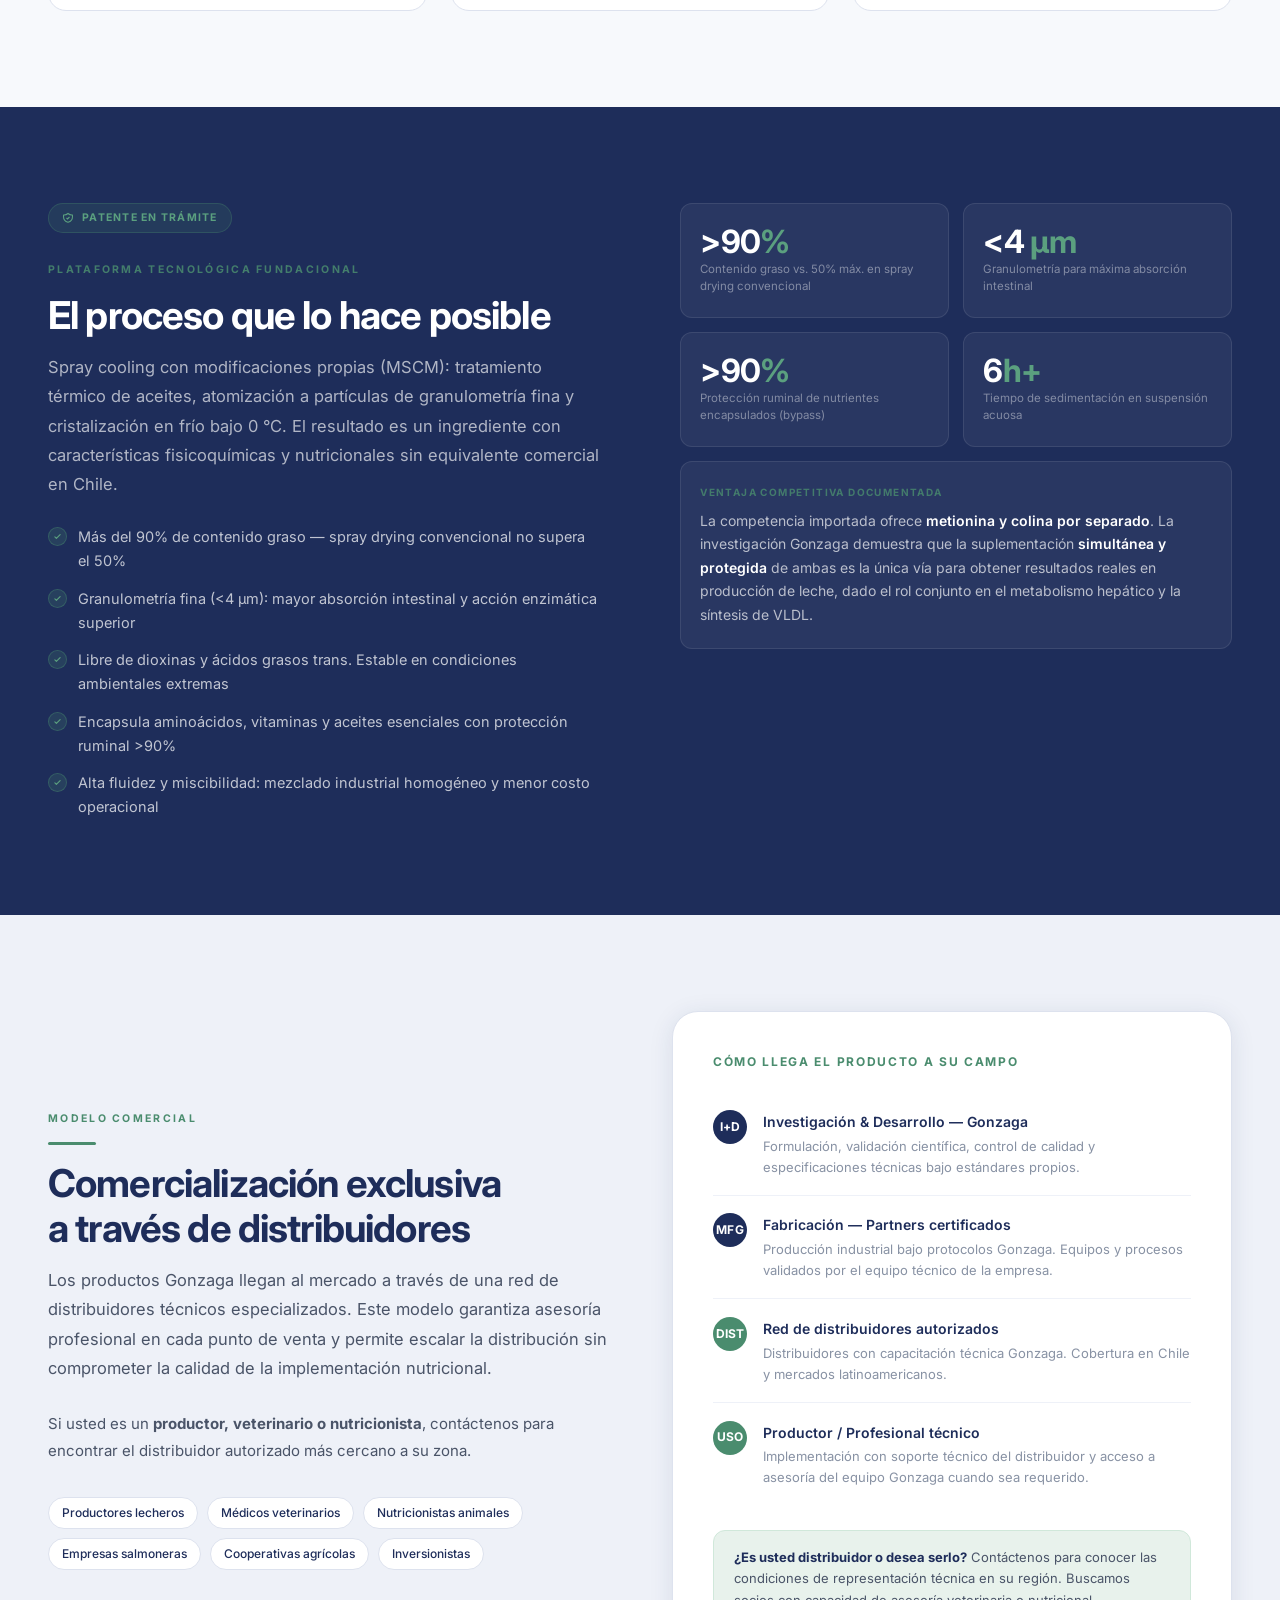
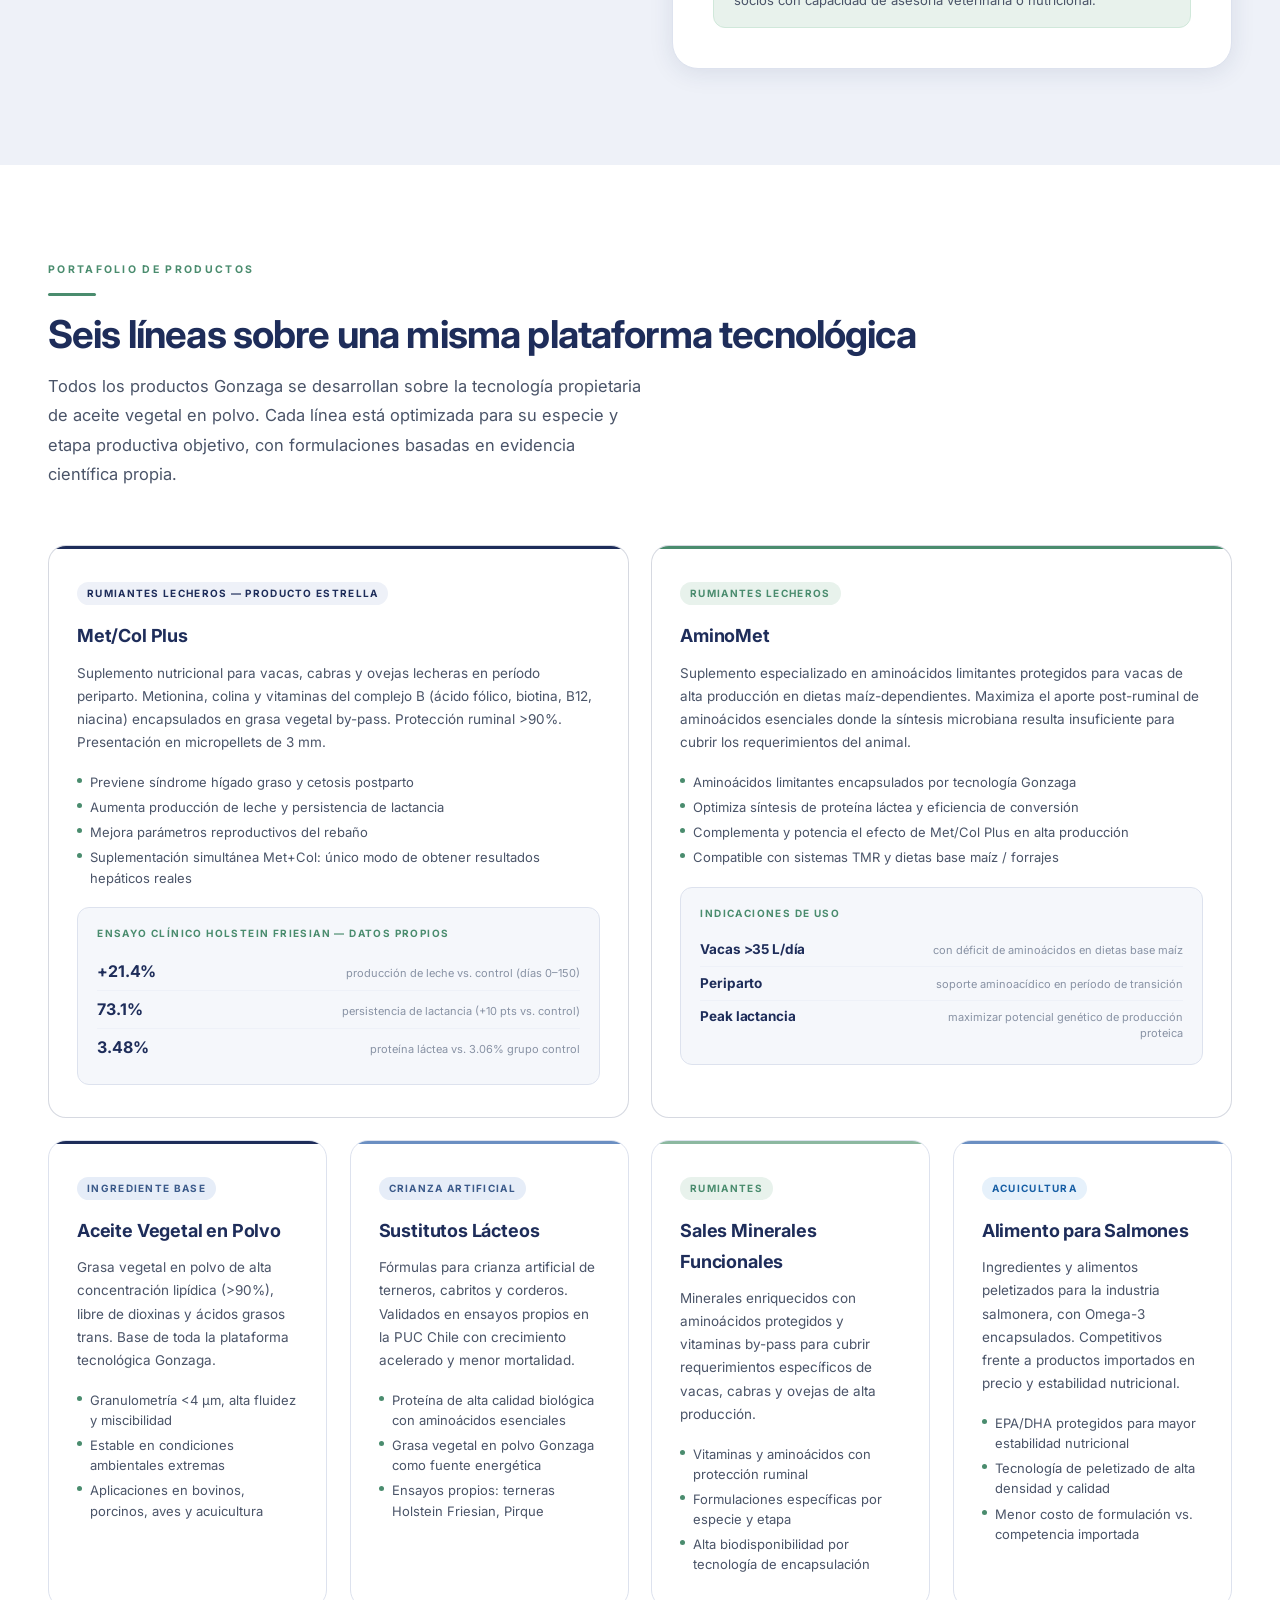
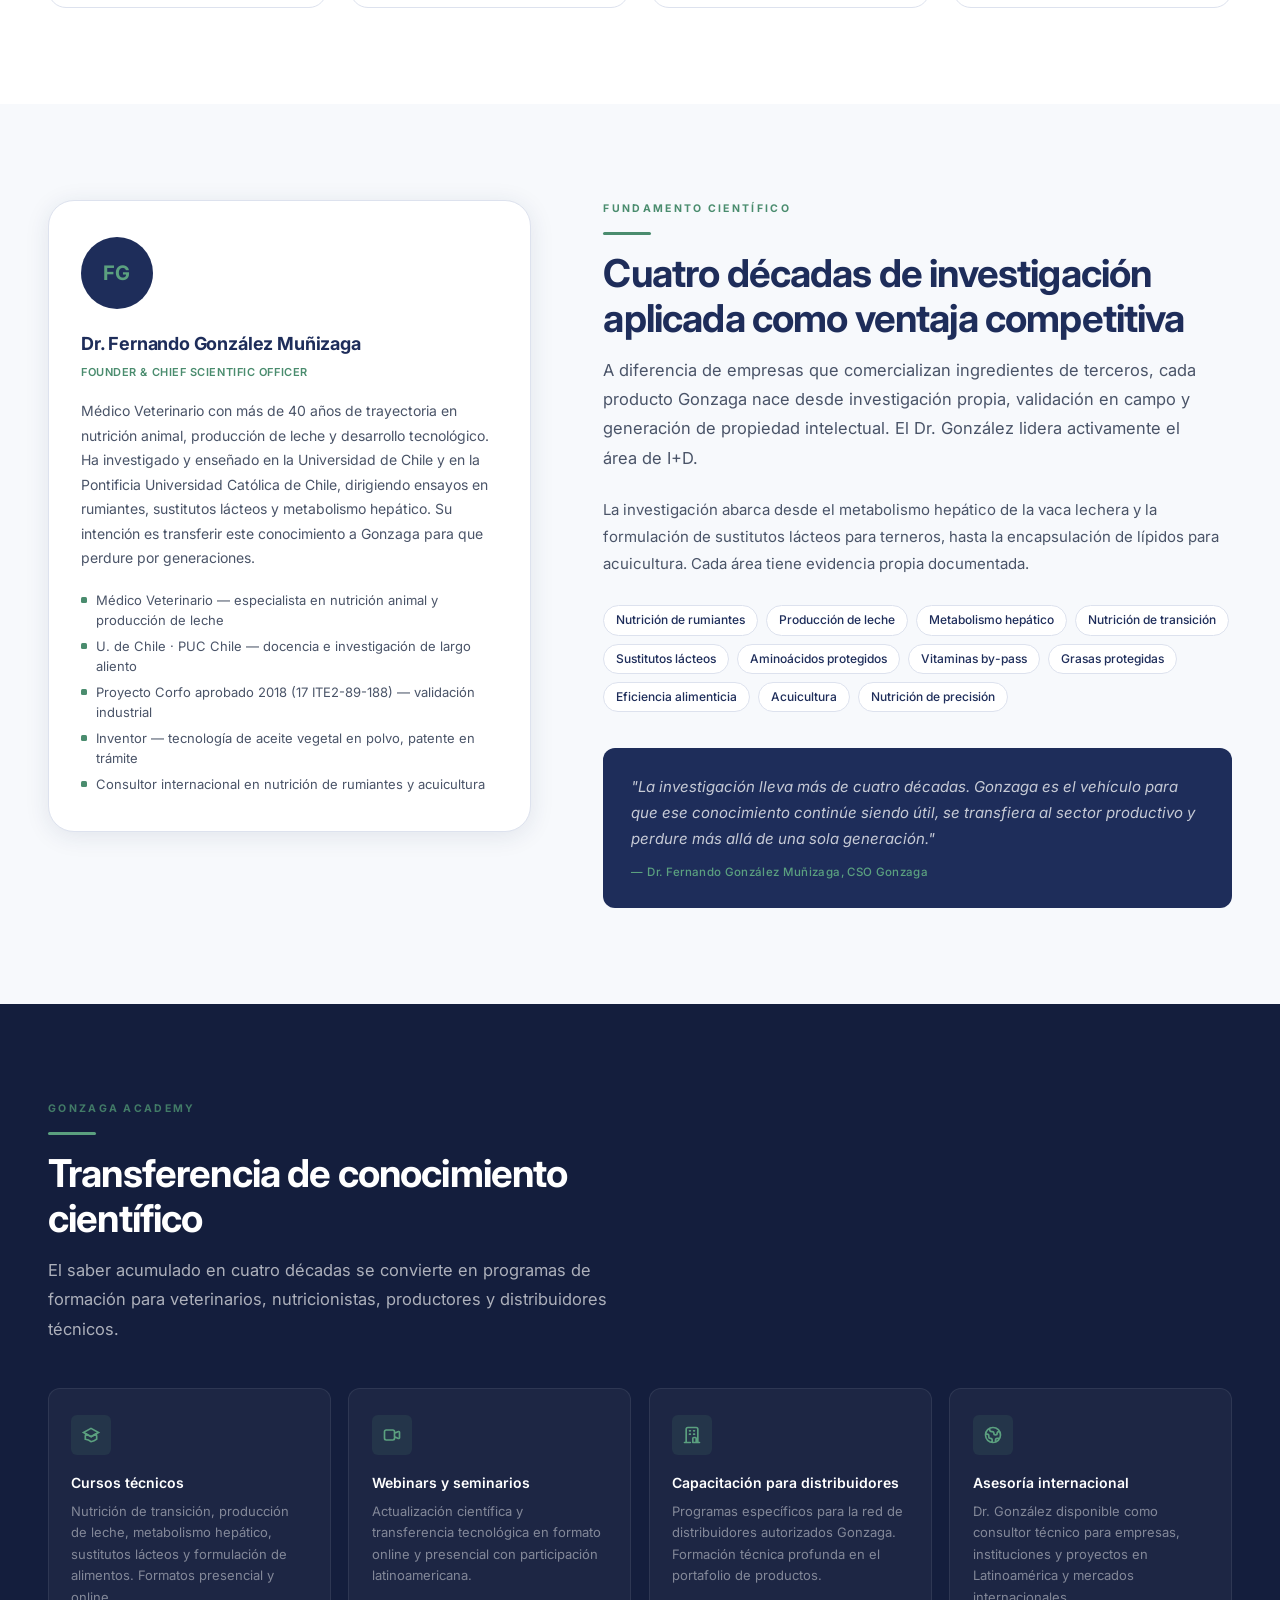
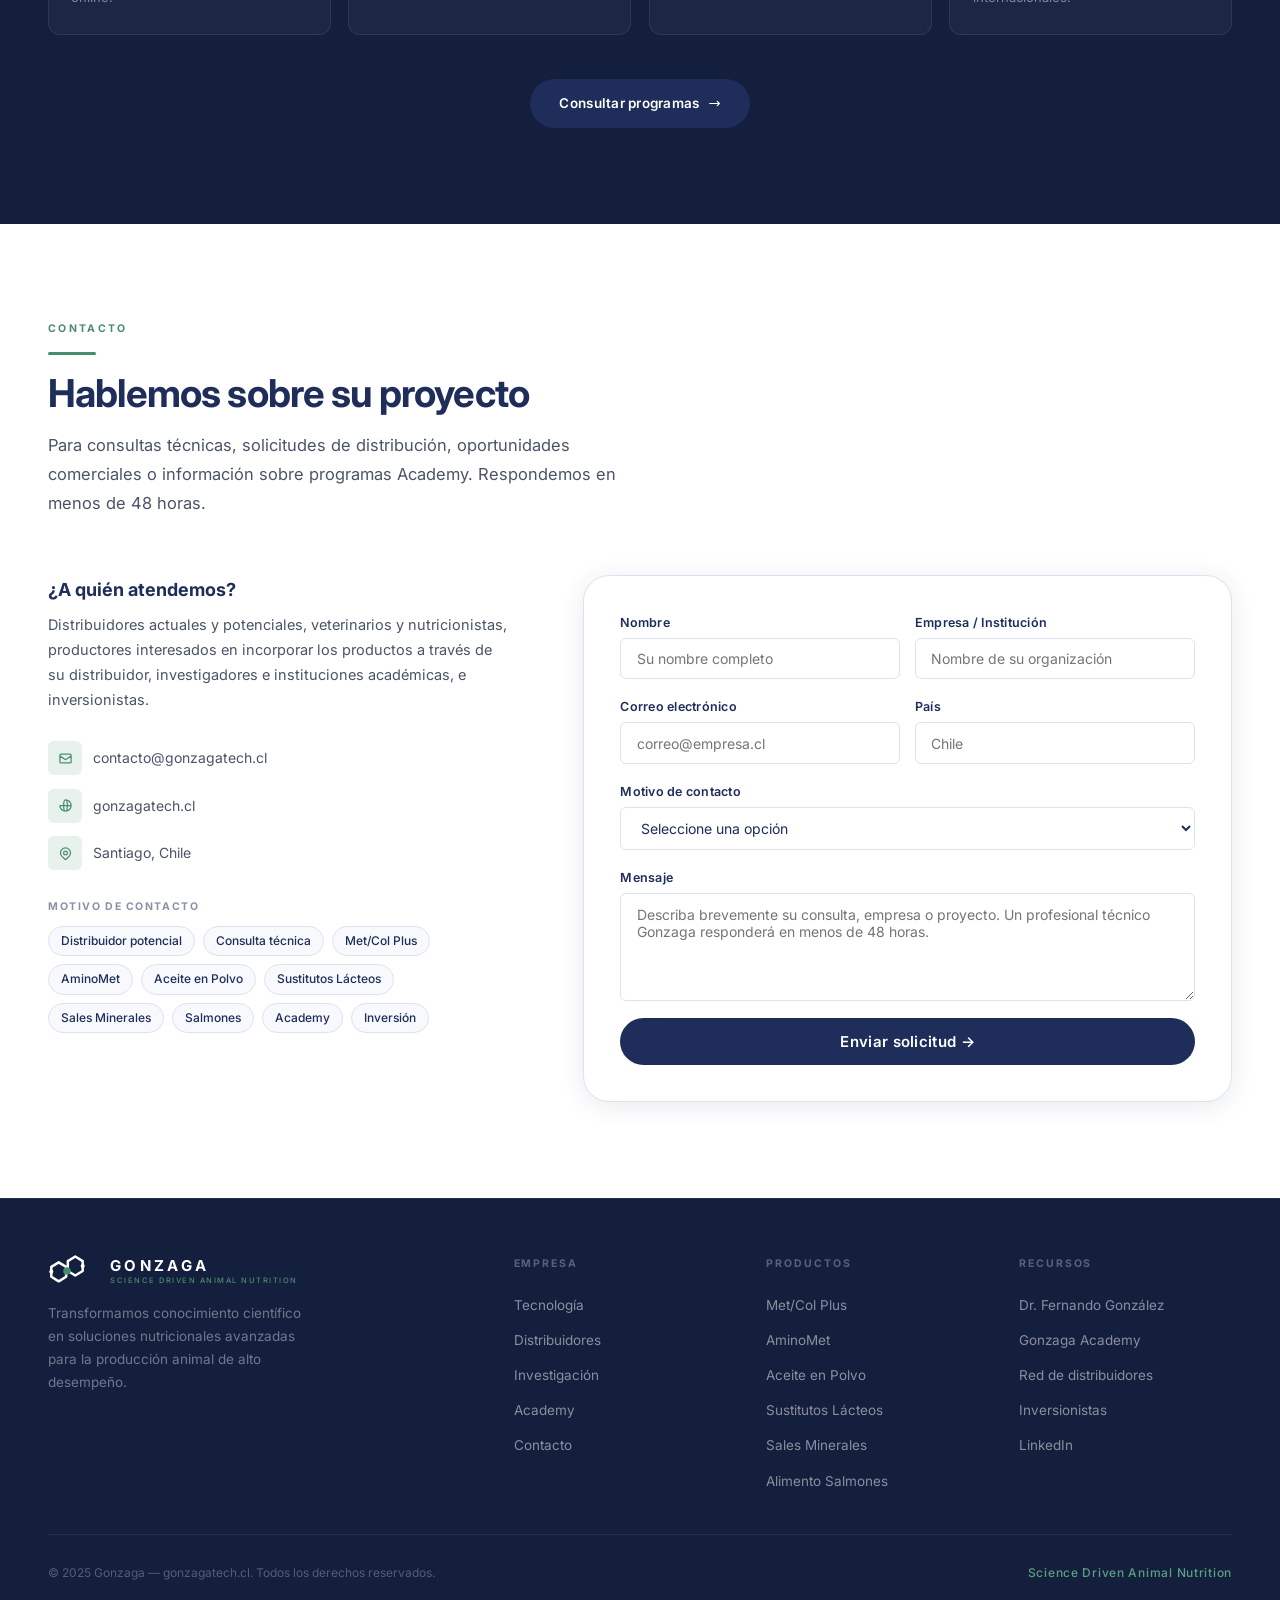
<file: indexlanding.html>
<!DOCTYPE html>
<html lang="es">
<head>
<meta charset="UTF-8">
<meta name="viewport" content="width=device-width, initial-scale=1.0">
<title>GONZAGA | Science Driven Animal Nutrition</title>
<meta name="description" content="Gonzaga desarrolla tecnologías nutricionales avanzadas para rumiantes, acuicultura y crianza animal, respaldadas por más de 40 años de investigación científica aplicada.">
<link rel="preconnect" href="https://fonts.googleapis.com">
<link rel="preconnect" href="https://fonts.gstatic.com" crossorigin>
<link href="https://fonts.googleapis.com/css2?family=Inter:wght@300;400;500;600;700&display=swap" rel="stylesheet">
<style>
/* ── TOKENS ── */
:root{
  --navy:      #1E2D5A;
  --navy-deep: #141E3D;
  --navy-mid:  #263570;
  --navy-soft: #EEF1F8;
  --navy-pale: #F5F7FB;
  --green:     #4A8C6E;
  --green-lt:  #5BA07F;
  --green-pale:#E8F2EC;
  --green-mid: #D0E8DA;
  --white:     #FFFFFF;
  --off:       #F7F9FC;
  --surface:   #EEF1F8;
  --border:    #DDE2EE;
  --border-lt: #EEF1F8;
  --gray:      #8892A4;
  --gray-dk:   #4A5468;
  --text:      #1E2D5A;
  --r-sm: 6px; --r-md:12px; --r-lg:18px; --r-xl:26px;
  --sh-sm:  0 2px 12px rgba(30,45,90,.07);
  --sh-md:  0 4px 24px rgba(30,45,90,.10);
  --sh-lg:  0 10px 40px rgba(30,45,90,.14);
  --ease:   all .26s cubic-bezier(.4,0,.2,1);
}
*{margin:0;padding:0;box-sizing:border-box}
html{scroll-behavior:smooth}
body{font-family:'Inter',sans-serif;font-size:16px;color:var(--text);background:var(--white);line-height:1.7;-webkit-font-smoothing:antialiased}

/* ── NAV ── */
nav{
  position:fixed;top:0;left:0;right:0;z-index:1000;
  background:rgba(255,255,255,.97);
  backdrop-filter:blur(14px);
  border-bottom:1px solid var(--border);
  height:70px;padding:0 3rem;
  display:flex;align-items:center;justify-content:space-between;
  transition:box-shadow .3s;
}
nav.scrolled{box-shadow:var(--sh-md)}

/* Logo: fiel al original */
.logo{display:flex;align-items:center;gap:14px;text-decoration:none}
.logo-text{display:flex;flex-direction:column;line-height:1}
.logo-name{
  font-size:15px;font-weight:700;letter-spacing:.22em;
  color:var(--navy);text-transform:uppercase
}
.logo-sub{
  font-size:7.5px;font-weight:500;letter-spacing:.2em;
  color:var(--green);text-transform:uppercase;margin-top:3.5px
}

.nav-links{display:flex;align-items:center;gap:.1rem;list-style:none}
.nav-links a{
  font-size:13px;font-weight:500;color:var(--gray-dk);
  text-decoration:none;padding:.44rem .9rem;
  border-radius:var(--r-sm);letter-spacing:.02em;transition:var(--ease)
}
.nav-links a:hover{color:var(--navy);background:var(--navy-soft)}
.nav-cta{
  font-size:13px!important;font-weight:600!important;
  color:var(--white)!important;background:var(--navy)!important;
  padding:.5rem 1.3rem!important;border-radius:50px!important;
  letter-spacing:.03em;transition:var(--ease)!important
}
.nav-cta:hover{background:var(--navy-mid)!important;box-shadow:0 4px 14px rgba(30,45,90,.3)!important;transform:translateY(-1px)}

.hamburger{display:none;background:none;border:none;cursor:pointer;color:var(--navy);font-size:22px}

/* ── HERO ── */
.hero{
  min-height:100vh;background:var(--white);
  display:flex;align-items:center;
  padding:110px 3rem 80px;
  position:relative;overflow:hidden
}
/* Background: grilla científica muy sutil */
.hero::before{
  content:'';position:absolute;inset:0;
  background-image:
    linear-gradient(var(--border-lt) 1px,transparent 1px),
    linear-gradient(90deg,var(--border-lt) 1px,transparent 1px);
  background-size:48px 48px;opacity:.6;pointer-events:none
}
/* Blob verde suave arriba derecha */
.hero::after{
  content:'';position:absolute;
  width:700px;height:700px;border-radius:50%;
  background:radial-gradient(circle,rgba(74,140,110,.08) 0%,transparent 65%);
  top:-140px;right:-100px;pointer-events:none
}
.hero-inner{
  max-width:1200px;margin:0 auto;width:100%;
  display:grid;grid-template-columns:1fr 1fr;
  align-items:center;gap:5rem;position:relative;z-index:2
}

/* Left */
.hero-kicker{
  display:inline-flex;align-items:center;gap:9px;
  background:var(--green-pale);border:1px solid rgba(74,140,110,.25);
  color:var(--green);font-size:10.5px;font-weight:700;
  letter-spacing:.16em;text-transform:uppercase;
  padding:5px 14px;border-radius:50px;margin-bottom:1.8rem
}
.kicker-dot{width:5px;height:5px;background:var(--green);border-radius:50%;animation:blink 2.4s infinite}
@keyframes blink{0%,100%{opacity:1}50%{opacity:.3}}

h1{
  font-size:clamp(2.2rem,3.8vw,3.4rem);font-weight:700;
  color:var(--navy);line-height:1.14;letter-spacing:-.025em;
  margin-bottom:1.5rem
}
h1 em{color:var(--green);font-style:normal}

.hero-lead{
  font-size:16.5px;color:var(--gray-dk);line-height:1.8;
  margin-bottom:2.5rem;max-width:520px
}

.hero-actions{display:flex;gap:.85rem;flex-wrap:wrap}
.btn{
  display:inline-flex;align-items:center;gap:8px;
  font-size:13.5px;font-weight:600;
  padding:.82rem 1.85rem;border-radius:50px;
  text-decoration:none;border:none;cursor:pointer;
  transition:var(--ease);letter-spacing:.02em;font-family:inherit
}
.btn-navy{background:var(--navy);color:var(--white)}
.btn-navy:hover{background:var(--navy-mid);transform:translateY(-2px);box-shadow:0 8px 22px rgba(30,45,90,.28)}
.btn-ghost{
  background:transparent;color:var(--navy);
  border:1.5px solid var(--border)
}
.btn-ghost:hover{border-color:var(--navy);background:var(--navy-soft)}

.hero-stats{
  display:flex;gap:2.5rem;
  margin-top:3rem;padding-top:2.5rem;
  border-top:1px solid var(--border);flex-wrap:wrap
}
.hs-num{font-size:1.85rem;font-weight:700;color:var(--navy);letter-spacing:-.02em;line-height:1;margin-bottom:3px}
.hs-num span{color:var(--green)}
.hs-label{font-size:10.5px;font-weight:500;color:var(--gray);letter-spacing:.07em;text-transform:uppercase}

/* Right: logo ampliado + card */
.hero-right{display:flex;flex-direction:column;gap:1.25rem;align-items:stretch}

.hero-logo-display{
  background:var(--navy-pale);border:1px solid var(--border);
  border-radius:var(--r-xl);
  padding:3rem 2rem;
  display:flex;flex-direction:column;align-items:center;justify-content:center;
  gap:1.5rem
}
.hero-logo-svg-wrap{
  display:flex;align-items:center;justify-content:center
}

/* animación hover en el isotipo grande */
.isotipo-large{transition:transform .5s ease}
.hero-logo-display:hover .isotipo-large{transform:rotate(8deg) scale(1.04)}

.hero-logo-wordmark{
  display:flex;flex-direction:column;align-items:center;gap:4px
}
.wm-name{
  font-size:22px;font-weight:700;letter-spacing:.26em;color:var(--navy)
}
.wm-sub{
  font-size:9px;font-weight:500;letter-spacing:.22em;color:var(--green)
}

.hero-dr-card{
  background:var(--white);border:1px solid var(--border);
  border-radius:var(--r-lg);padding:1.5rem 1.75rem;
  box-shadow:var(--sh-sm);
  display:flex;align-items:center;gap:1.25rem
}
.dr-ava{
  width:52px;height:52px;min-width:52px;border-radius:50%;
  background:var(--navy);display:flex;align-items:center;justify-content:center;
  font-size:14px;font-weight:700;color:var(--green-lt);letter-spacing:.04em
}
.dr-name-sm{font-size:14.5px;font-weight:700;color:var(--navy);margin-bottom:2px}
.dr-role-sm{font-size:11px;font-weight:500;color:var(--green);letter-spacing:.03em;text-transform:uppercase;margin-bottom:6px}
.dr-meta{font-size:12px;color:var(--gray);line-height:1.5}

/* ── SHARED ── */
section{padding:96px 3rem}
.wrap{max-width:1200px;margin:0 auto}

.eyebrow{
  font-size:10.5px;font-weight:700;letter-spacing:.22em;text-transform:uppercase;
  color:var(--green);margin-bottom:.9rem;display:block
}
.eyebrow-light{color:rgba(74,140,110,.85)}

h2{
  font-size:clamp(1.7rem,3vw,2.5rem);font-weight:700;
  color:var(--navy);line-height:1.18;letter-spacing:-.022em;margin-bottom:.9rem
}
h2.white{color:#fff}

.lead{font-size:16.5px;color:var(--gray-dk);max-width:600px;line-height:1.78}
.lead.light{color:rgba(255,255,255,.65);max-width:620px}
.sec-head{margin-bottom:3.5rem}

/* divider */
.div-line{width:48px;height:3px;background:var(--green);border-radius:2px;margin-bottom:1rem}

/* ── PILLARS ── */
.sec-pillars{background:var(--off)}
.pillars{display:grid;grid-template-columns:repeat(3,1fr);gap:1.5rem}
.pillar{
  background:var(--white);border:1px solid var(--border);
  border-radius:var(--r-lg);padding:2.25rem 1.75rem;
  transition:var(--ease);position:relative;overflow:hidden
}
.pillar::before{
  content:'';position:absolute;top:0;left:0;right:0;height:3px;
  background:var(--green);transform:scaleX(0);transform-origin:left;
  transition:var(--ease)
}
.pillar:hover{box-shadow:var(--sh-lg);transform:translateY(-4px)}
.pillar:hover::before{transform:scaleX(1)}
.p-ico{
  width:48px;height:48px;background:var(--green-pale);
  border-radius:var(--r-md);display:flex;align-items:center;justify-content:center;
  margin-bottom:1.4rem
}
.p-num{font-size:10px;font-weight:700;color:var(--green);letter-spacing:.14em;text-transform:uppercase;margin-bottom:.35rem}
.p-title{font-size:19px;font-weight:700;color:var(--navy);margin-bottom:.65rem;letter-spacing:-.01em}
.p-text{font-size:14.5px;color:var(--gray-dk);line-height:1.73}

/* ── TECHNOLOGY ── */
.sec-tech{background:var(--navy)}
.tech-grid{display:grid;grid-template-columns:1fr 1fr;gap:5rem;align-items:start}

.patent-pill{
  display:inline-flex;align-items:center;gap:8px;
  background:rgba(74,140,110,.15);border:1px solid rgba(74,140,110,.3);
  color:var(--green-lt);font-size:10.5px;font-weight:700;
  letter-spacing:.12em;text-transform:uppercase;
  padding:5px 13px;border-radius:50px;margin-bottom:1.75rem
}
.feat-list{list-style:none;margin-top:1.6rem;display:flex;flex-direction:column;gap:.85rem}
.feat-list li{
  display:flex;align-items:flex-start;gap:11px;
  font-size:14.5px;color:rgba(255,255,255,.72);line-height:1.65
}
.feat-check{
  width:19px;height:19px;min-width:19px;
  background:rgba(74,140,110,.2);border:1px solid rgba(74,140,110,.4);
  border-radius:50%;display:flex;align-items:center;justify-content:center;margin-top:2px
}
.tech-cards{display:grid;grid-template-columns:1fr 1fr;gap:.9rem}
.tc{
  background:rgba(255,255,255,.05);border:1px solid rgba(255,255,255,.09);
  border-radius:var(--r-md);padding:1.35rem 1.2rem;transition:var(--ease)
}
.tc:hover{background:rgba(74,140,110,.1);border-color:rgba(74,140,110,.3)}
.tc.span2{grid-column:span 2}
.tc-num{font-size:2rem;font-weight:700;color:#fff;letter-spacing:-.02em;line-height:1;margin-bottom:3px}
.tc-num s{color:var(--green-lt);text-decoration:none}
.tc-label{font-size:11.5px;color:rgba(255,255,255,.42);line-height:1.5}
.tc-body{font-size:14px;color:rgba(255,255,255,.68);line-height:1.68}
.tc-body strong{color:#fff;font-weight:600}

/* ── DISTRIBUTOR MODEL ── */
.sec-dist{background:var(--surface)}
.dist-grid{display:grid;grid-template-columns:1fr 1fr;gap:4rem;align-items:center}
.dist-visual{
  background:var(--white);border:1px solid var(--border);
  border-radius:var(--r-xl);padding:2.5rem;box-shadow:var(--sh-md)
}
.dist-flow{display:flex;flex-direction:column;gap:0}
.df-step{
  display:flex;align-items:flex-start;gap:1rem;
  padding:1.1rem 0
}
.df-step+.df-step{border-top:1px solid var(--border-lt)}
.df-num{
  width:34px;height:34px;min-width:34px;border-radius:50%;
  background:var(--navy);color:#fff;
  display:flex;align-items:center;justify-content:center;
  font-size:12px;font-weight:700;letter-spacing:.02em
}
.df-num.green{background:var(--green)}
.df-title{font-size:14px;font-weight:600;color:var(--navy);margin-bottom:2px}
.df-desc{font-size:13px;color:var(--gray);line-height:1.6}
.dist-note{
  margin-top:1.5rem;padding:1rem 1.25rem;
  background:var(--green-pale);border:1px solid var(--green-mid);
  border-radius:var(--r-md);font-size:13px;color:var(--gray-dk);line-height:1.65
}
.dist-note strong{color:var(--navy)}
.dist-tags{display:flex;flex-wrap:wrap;gap:.55rem;margin-top:2rem}
.dist-tag{
  font-size:12px;font-weight:500;color:var(--navy);
  background:var(--white);border:1px solid var(--border);
  padding:5px 13px;border-radius:50px;transition:var(--ease)
}
.dist-tag:hover{background:var(--green-pale);border-color:rgba(74,140,110,.4);color:var(--green)}

/* ── PRODUCTS ── */
.prod-grid-top{display:grid;grid-template-columns:1fr 1fr;gap:1.4rem;margin-bottom:1.4rem}
.prod-grid-bot{display:grid;grid-template-columns:repeat(4,1fr);gap:1.4rem}

.pcard{
  background:var(--white);border:1px solid var(--border);
  border-radius:var(--r-lg);padding:2rem 1.75rem;
  position:relative;overflow:hidden;transition:var(--ease)
}
.pcard:hover{box-shadow:var(--sh-lg);transform:translateY(-3px)}
.pcard-stripe{position:absolute;top:0;left:0;right:0;height:3px}
.stripe-navy{background:var(--navy)}
.stripe-green{background:var(--green)}
.stripe-mid{background:#6B8FC2}
.stripe-soft{background:#8CB8A0}

.pcard-tag{
  display:inline-block;font-size:10px;font-weight:700;
  letter-spacing:.13em;text-transform:uppercase;
  padding:3px 10px;border-radius:50px;margin-bottom:1rem
}
.tag-navy{color:var(--navy);background:var(--navy-soft)}
.tag-green{color:var(--green);background:var(--green-pale)}
.tag-blue{color:#185FA5;background:#E6F1FB}
.tag-mid{color:#3B5A8A;background:#E6EDF8}

.pcard-name{font-size:18px;font-weight:700;color:var(--navy);margin-bottom:.6rem;letter-spacing:-.01em}
.pcard-desc{font-size:13.5px;color:var(--gray-dk);line-height:1.72;margin-bottom:1.1rem}
.pcard-pts{list-style:none;display:flex;flex-direction:column;gap:5px}
.pcard-pts li{
  display:flex;align-items:flex-start;gap:8px;
  font-size:13px;color:var(--gray-dk);line-height:1.55
}
.pcard-pts li::before{
  content:'';width:5px;height:5px;min-width:5px;
  background:var(--green);border-radius:50%;margin-top:6px
}
/* featured cards */
.pcard.feat{border-color:rgba(30,45,90,.18)}
.pcard.feat:hover{border-color:rgba(30,45,90,.3)}
.pcard-result{
  background:var(--navy-pale);border:1px solid var(--border);
  border-radius:var(--r-md);padding:1.1rem 1.2rem;margin-top:1.2rem
}
.pr-label{font-size:10px;font-weight:700;color:var(--green);letter-spacing:.14em;text-transform:uppercase;margin-bottom:.7rem}
.pr-row{
  display:flex;justify-content:space-between;align-items:baseline;
  padding:.3rem 0;border-bottom:1px solid var(--border-lt)
}
.pr-row:last-child{border:none}
.pr-val{font-size:16px;font-weight:700;color:var(--navy);letter-spacing:-.01em}
.pr-desc{font-size:11px;color:var(--gray);max-width:56%;text-align:right;line-height:1.4}

/* ── SCIENCE ── */
.sec-sci{background:var(--off)}
.sci-grid{display:grid;grid-template-columns:1fr 1.3fr;gap:4.5rem;align-items:start}
.dr-card{
  background:var(--white);border:1px solid var(--border);
  border-radius:var(--r-xl);padding:2.25rem 2rem;box-shadow:var(--sh-md)
}
.dr-av{
  width:72px;height:72px;border-radius:50%;background:var(--navy);
  display:flex;align-items:center;justify-content:center;
  font-size:20px;font-weight:700;color:var(--green-lt);
  margin-bottom:1.3rem;letter-spacing:.04em
}
.dr-n{font-size:18px;font-weight:700;color:var(--navy);margin-bottom:3px;letter-spacing:-.01em}
.dr-r{font-size:11px;font-weight:600;color:var(--green);letter-spacing:.05em;text-transform:uppercase;margin-bottom:1.1rem}
.dr-bio{font-size:14px;color:var(--gray-dk);line-height:1.75;margin-bottom:1.3rem}
.dr-creds{list-style:none;display:flex;flex-direction:column;gap:7px}
.dr-creds li{display:flex;align-items:flex-start;gap:9px;font-size:13px;color:var(--gray-dk);line-height:1.5}
.cr-dot{width:6px;height:6px;min-width:6px;background:var(--green);border-radius:1.5px;margin-top:6px}
.r-tags{display:flex;flex-wrap:wrap;gap:.5rem;margin-top:1.75rem}
.r-tag{
  font-size:12px;font-weight:500;color:var(--navy);
  background:var(--white);border:1px solid var(--border);
  padding:4px 12px;border-radius:50px;transition:var(--ease)
}
.r-tag:hover{background:var(--green-pale);border-color:rgba(74,140,110,.4);color:var(--green)}
.sci-quote{
  background:var(--navy);border-radius:var(--r-md);
  padding:1.6rem 1.75rem;margin-top:2.25rem
}
.sci-quote p{font-size:15px;color:rgba(255,255,255,.75);line-height:1.72;font-style:italic}
.sci-quote cite{display:block;font-size:11.5px;color:var(--green-lt);font-weight:500;margin-top:.7rem;font-style:normal;letter-spacing:.03em}

/* ── ACADEMY ── */
.sec-acad{background:var(--navy-deep)}
.acad-grid{display:grid;grid-template-columns:repeat(4,1fr);gap:1.1rem;margin-top:2.75rem}
.ac{
  background:rgba(255,255,255,.04);border:1px solid rgba(255,255,255,.08);
  border-radius:var(--r-md);padding:1.6rem 1.4rem;transition:var(--ease)
}
.ac:hover{background:rgba(74,140,110,.1);border-color:rgba(74,140,110,.3);transform:translateY(-3px)}
.ac-ico{
  width:40px;height:40px;background:rgba(74,140,110,.15);
  border-radius:var(--r-sm);display:flex;align-items:center;justify-content:center;
  margin-bottom:1rem
}
.ac-t{font-size:14px;font-weight:600;color:#fff;margin-bottom:.4rem}
.ac-d{font-size:13px;color:rgba(255,255,255,.45);line-height:1.65}

/* ── CONTACT ── */
.contact-grid{display:grid;grid-template-columns:1fr 1.4fr;gap:4.5rem;align-items:start}
.ci h3{font-size:18px;font-weight:700;color:var(--navy);margin-bottom:.5rem}
.ci p{font-size:14.5px;color:var(--gray-dk);line-height:1.72;margin-bottom:1.75rem}
.c-row{display:flex;align-items:center;gap:11px;font-size:14px;color:var(--gray-dk);margin-bottom:.85rem}
.c-ico{
  width:34px;height:34px;min-width:34px;background:var(--green-pale);
  border-radius:var(--r-sm);display:flex;align-items:center;justify-content:center
}
.a-label{font-size:10.5px;font-weight:700;letter-spacing:.15em;text-transform:uppercase;color:var(--gray);margin:1.75rem 0 .6rem}
.a-wrap{display:flex;flex-wrap:wrap;gap:.5rem}
.a-tag{
  font-size:12px;font-weight:500;color:var(--navy);
  background:var(--off);border:1px solid var(--border);
  padding:4px 12px;border-radius:50px
}
/* form */
.cform{
  background:var(--white);border:1px solid var(--border);
  border-radius:var(--r-xl);padding:2.25rem;box-shadow:var(--sh-md)
}
.f-row{display:grid;grid-template-columns:1fr 1fr;gap:.9rem}
.fg{display:flex;flex-direction:column;gap:5px;margin-bottom:1.05rem}
.fl{font-size:12.5px;font-weight:600;color:var(--navy);letter-spacing:.02em}
.fi,.fs,.fta{
  width:100%;padding:.7rem .95rem;
  border:1.5px solid var(--border);border-radius:var(--r-sm);
  font-family:'Inter',sans-serif;font-size:14px;color:var(--text);
  background:var(--white);outline:none;transition:var(--ease)
}
.fi:focus,.fs:focus,.fta:focus{
  border-color:var(--navy);box-shadow:0 0 0 3px rgba(30,45,90,.08)
}
.fta{resize:vertical;min-height:108px}
.fsub{
  width:100%;padding:.88rem;background:var(--navy);color:#fff;
  border:none;border-radius:50px;font-family:'Inter',sans-serif;
  font-size:15px;font-weight:600;cursor:pointer;transition:var(--ease);
  letter-spacing:.02em
}
.fsub:hover{background:var(--navy-mid);transform:translateY(-1px);box-shadow:0 6px 18px rgba(30,45,90,.28)}

/* ── FOOTER ── */
footer{background:var(--navy-deep);padding:3.5rem 3rem 2rem;border-top:1px solid rgba(255,255,255,.07)}
.foot-grid{
  max-width:1200px;margin:0 auto;
  display:grid;grid-template-columns:2fr 1fr 1fr 1fr;gap:2.5rem;
  padding-bottom:2.5rem;border-bottom:1px solid rgba(255,255,255,.07)
}
.foot-brand p{font-size:13.5px;color:rgba(255,255,255,.4);line-height:1.72;margin-top:.9rem;max-width:260px}
.foot-col-t{font-size:10.5px;font-weight:700;letter-spacing:.18em;text-transform:uppercase;color:rgba(255,255,255,.3);margin-bottom:1.1rem}
.foot-links{list-style:none;display:flex;flex-direction:column;gap:.5rem}
.foot-links a{font-size:13.5px;color:rgba(255,255,255,.5);text-decoration:none;transition:var(--ease)}
.foot-links a:hover{color:var(--green-lt)}
.foot-bottom{
  max-width:1200px;margin:1.75rem auto 0;
  display:flex;justify-content:space-between;align-items:center;flex-wrap:wrap;gap:.75rem
}
.foot-copy{font-size:12px;color:rgba(255,255,255,.28)}
.foot-tag{font-size:12px;color:var(--green-lt);font-weight:500;letter-spacing:.06em}

/* ── REVEAL ── */
.reveal{opacity:0;transform:translateY(20px);transition:opacity .55s ease,transform .55s ease}
.reveal.in{opacity:1;transform:translateY(0)}

/* ── MOBILE ── */
@media(max-width:960px){
  nav{padding:0 1.5rem}
  .nav-links{display:none}
  .hamburger{display:block}
  nav.open .nav-links{
    display:flex;flex-direction:column;
    position:fixed;top:70px;left:0;right:0;
    background:rgba(255,255,255,.98);
    padding:1.25rem 1.5rem;gap:.15rem;
    border-bottom:1px solid var(--border);
    box-shadow:var(--sh-md)
  }
  section{padding:72px 1.5rem}
  .hero{padding:110px 1.5rem 72px}
  .hero-inner{grid-template-columns:1fr}
  .hero-right{display:none}
  .pillars{grid-template-columns:1fr}
  .tech-grid{grid-template-columns:1fr}
  .tech-cards{grid-template-columns:1fr 1fr}
  .dist-grid{grid-template-columns:1fr}
  .prod-grid-top{grid-template-columns:1fr}
  .prod-grid-bot{grid-template-columns:1fr 1fr}
  .sci-grid{grid-template-columns:1fr}
  .acad-grid{grid-template-columns:1fr 1fr}
  .contact-grid{grid-template-columns:1fr}
  .foot-grid{grid-template-columns:1fr 1fr}
  .f-row{grid-template-columns:1fr}
}
@media(max-width:540px){
  .prod-grid-bot{grid-template-columns:1fr}
  .acad-grid{grid-template-columns:1fr}
  .foot-grid{grid-template-columns:1fr}
  .tech-cards{grid-template-columns:1fr}
}
</style>
</head>
<body>

<!-- NAV -->
<nav id="nav">
  <a href="#" class="logo">
    <!-- Isotipo fiel al logo original -->
    <svg width="46" height="38" viewBox="0 0 46 38" fill="none" xmlns="http://www.w3.org/2000/svg">
      <!-- Hexágono inferior-izquierdo (navy, abierto arriba-derecha) -->
      <path d="M4 14 L4 26 L13 31.5 L22 26 L22 14 L13 8.5 Z"
            stroke="#1E2D5A" stroke-width="3" stroke-linejoin="round"
            fill="none" stroke-linecap="round"/>
      <!-- Círculo-nodo inferior-izquierdo -->
      <circle cx="4" cy="20" r="2.5" fill="#1E2D5A"/>
      <!-- Hexágono superior-derecho (navy, abierto abajo-izquierda) -->
      <path d="M24 7 L24 19 L33 24.5 L42 19 L42 7 L33 1.5 Z"
            stroke="#1E2D5A" stroke-width="3" stroke-linejoin="round"
            fill="none" stroke-linecap="round"/>
      <!-- Círculo-nodo superior-derecho -->
      <circle cx="42" cy="13" r="2.5" fill="#1E2D5A"/>
      <!-- Punto central verde -->
      <circle cx="23" cy="19" r="4.5" fill="#4A8C6E"/>
    </svg>
    <div class="logo-text">
      <span class="logo-name">GONZAGA</span>
      <span class="logo-sub">Science Driven Animal Nutrition</span>
    </div>
  </a>
  <ul class="nav-links">
    <li><a href="#tecnologia">Tecnología</a></li>
    <li><a href="#productos">Productos</a></li>
    <li><a href="#distribuidores">Distribuidores</a></li>
    <li><a href="#investigacion">Investigación</a></li>
    <li><a href="#academy">Academy</a></li>
    <li><a href="#contacto" class="nav-cta">Contacto técnico</a></li>
  </ul>
  <button class="hamburger" onclick="toggleNav()" aria-label="Menú">☰</button>
</nav>

<!-- HERO -->
<section class="hero" id="inicio">
  <div class="hero-inner">
    <!-- Left -->
    <div>
      <div class="hero-kicker">
        <span class="kicker-dot"></span>
        Empresa de tecnología nutricional animal
      </div>
      <h1>
        Nutrición animal<br>
        guiada por la <em>ciencia</em>
      </h1>
      <p class="hero-lead">
        Gonzaga desarrolla y licencia tecnologías nutricionales avanzadas para producción animal de alto desempeño, a través de una red de distribuidores especializados en Chile y Latinoamérica.
      </p>
      <div class="hero-actions">
        <a href="#productos" class="btn btn-navy">
          <svg width="15" height="15" fill="none" viewBox="0 0 24 24" stroke="currentColor" stroke-width="2.2"><path stroke-linecap="round" stroke-linejoin="round" d="M19.428 15.428a2 2 0 00-1.022-.547l-2.387-.477a6 6 0 00-3.86.517l-.318.158a6 6 0 01-3.86.517L6.05 15.21a2 2 0 00-1.806.547M8 4h8l-1 1v5.172a2 2 0 00.586 1.414l5 5c1.26 1.26.367 3.414-1.415 3.414H4.828c-1.782 0-2.674-2.154-1.414-3.414l5-5A2 2 0 009 10.172V5L8 4z"/></svg>
          Ver productos
        </a>
        <a href="#distribuidores" class="btn btn-ghost">
          Red de distribuidores
          <svg width="13" height="13" fill="none" viewBox="0 0 24 24" stroke="currentColor" stroke-width="2"><path stroke-linecap="round" stroke-linejoin="round" d="M17 8l4 4m0 0l-4 4m4-4H3"/></svg>
        </a>
      </div>
      <div class="hero-stats">
        <div>
          <div class="hs-num">40<span>+</span></div>
          <div class="hs-label">Años de investigación</div>
        </div>
        <div>
          <div class="hs-num">&gt;90<span>%</span></div>
          <div class="hs-label">Protección ruminal</div>
        </div>
        <div>
          <div class="hs-num">6</div>
          <div class="hs-label">Líneas de productos</div>
        </div>
        <div>
          <div class="hs-num"><span>✓</span></div>
          <div class="hs-label">Patente en trámite</div>
        </div>
      </div>
    </div>
    <!-- Right: logo ampliado + Dr card -->
    <div class="hero-right">
      <div class="hero-logo-display">
        <div class="hero-logo-svg-wrap">
          <!-- Isotipo grande, idéntico al logo real -->
          <svg class="isotipo-large" width="130" height="108" viewBox="0 0 130 108" fill="none" xmlns="http://www.w3.org/2000/svg">
            <path d="M10 40 L10 72 L36 87 L62 72 L62 40 L36 25 Z"
                  stroke="#1E2D5A" stroke-width="7" stroke-linejoin="round"
                  fill="none" stroke-linecap="round"/>
            <circle cx="10" cy="56" r="7" fill="#1E2D5A"/>
            <path d="M68 21 L68 53 L94 68 L120 53 L120 21 L94 6 Z"
                  stroke="#1E2D5A" stroke-width="7" stroke-linejoin="round"
                  fill="none" stroke-linecap="round"/>
            <circle cx="120" cy="37" r="7" fill="#1E2D5A"/>
            <circle cx="65" cy="54" r="13" fill="#4A8C6E"/>
            <circle cx="65" cy="54" r="20" fill="rgba(74,140,110,0.12)" stroke="rgba(74,140,110,0.3)" stroke-width="1.5"/>
          </svg>
        </div>
        <div class="hero-logo-wordmark">
          <span class="wm-name">GONZAGA</span>
          <span class="wm-sub">Science Driven Animal Nutrition</span>
        </div>
      </div>
      <div class="hero-dr-card">
        <div class="dr-ava">FG</div>
        <div>
          <div class="dr-name-sm">Dr. Fernando González Muñizaga</div>
          <div class="dr-role-sm">Founder &amp; Chief Scientific Officer</div>
          <div class="dr-meta">+40 años · U. de Chile · PUC · Patente en trámite</div>
        </div>
      </div>
    </div>
  </div>
</section>

<!-- PILLARS -->
<section class="sec-pillars" id="pilares">
  <div class="wrap">
    <div class="sec-head reveal">
      <span class="eyebrow">Propuesta de valor</span>
      <div class="div-line"></div>
      <h2>Ciencia, tecnología y resultados medibles</h2>
      <p class="lead">Gonzaga no comercializa ingredientes de terceros. Cada producto nace desde investigación propia, validación en campo y propiedad intelectual generada en más de cuatro décadas de trabajo científico aplicado.</p>
    </div>
    <div class="pillars">
      <div class="pillar reveal">
        <div class="p-ico">
          <svg width="22" height="22" fill="none" viewBox="0 0 24 24" stroke="#4A8C6E" stroke-width="2"><path stroke-linecap="round" stroke-linejoin="round" d="M9 3H5a2 2 0 00-2 2v4m6-6h10a2 2 0 012 2v4M9 3v18m0 0h10a2 2 0 002-2V9M9 21H5a2 2 0 01-2-2V9m0 0h18"/></svg>
        </div>
        <div class="p-num">Pilar 01</div>
        <div class="p-title">Ciencia propia</div>
        <p class="p-text">Más de cuatro décadas de investigación aplicada en nutrición animal, producción de leche, metabolismo hepático y desarrollo de ingredientes funcionales. Cada producto cuenta con ensayos clínicos propios realizados en Chile.</p>
      </div>
      <div class="pillar reveal">
        <div class="p-ico">
          <svg width="22" height="22" fill="none" viewBox="0 0 24 24" stroke="#4A8C6E" stroke-width="2"><path stroke-linecap="round" stroke-linejoin="round" d="M10.325 4.317c.426-1.756 2.924-1.756 3.35 0a1.724 1.724 0 002.573 1.066c1.543-.94 3.31.826 2.37 2.37a1.724 1.724 0 001.065 2.572c1.756.426 1.756 2.924 0 3.35a1.724 1.724 0 00-1.066 2.573c.94 1.543-.826 3.31-2.37 2.37a1.724 1.724 0 00-2.572 1.065c-.426 1.756-2.924 1.756-3.35 0a1.724 1.724 0 00-2.573-1.066c-1.543.94-3.31-.826-2.37-2.37a1.724 1.724 0 00-1.065-2.572c-1.756-.426-1.756-2.924 0-3.35a1.724 1.724 0 001.066-2.573c-.94-1.543.826-3.31 2.37-2.37.996.608 2.296.07 2.572-1.065z"/><path stroke-linecap="round" stroke-linejoin="round" d="M15 12a3 3 0 11-6 0 3 3 0 016 0z"/></svg>
        </div>
        <div class="p-num">Pilar 02</div>
        <div class="p-title">Tecnología patentada</div>
        <p class="p-text">Plataforma de transformación de aceites líquidos en grasa vegetal en polvo de alta concentración lipídica. Permite mayor biodisponibilidad, mejor mezcla industrial y encapsulación de compuestos bioactivos con protección ruminal superior al 90%.</p>
      </div>
      <div class="pillar reveal">
        <div class="p-ico">
          <svg width="22" height="22" fill="none" viewBox="0 0 24 24" stroke="#4A8C6E" stroke-width="2"><path stroke-linecap="round" stroke-linejoin="round" d="M13 7h8m0 0v8m0-8l-8 8-4-4-6 6"/></svg>
        </div>
        <div class="p-num">Pilar 03</div>
        <div class="p-title">Resultados validados</div>
        <p class="p-text">Mejoras productivas documentadas en ensayos con vacas lecheras Holstein Friesian: mayor producción de leche, mejor persistencia de lactancia, reducción de trastornos metabólicos y eficiencia alimenticia superior medida en campo.</p>
      </div>
    </div>
  </div>
</section>

<!-- TECHNOLOGY -->
<section class="sec-tech" id="tecnologia">
  <div class="wrap">
    <div class="tech-grid">
      <div class="reveal">
        <div class="patent-pill">
          <svg width="12" height="12" fill="none" viewBox="0 0 24 24" stroke="currentColor" stroke-width="2.2"><path d="M9 12l2 2 4-4m5.618-4.016A11.955 11.955 0 0112 2.944a11.955 11.955 0 01-8.618 3.04A12.02 12.02 0 003 9c0 5.591 3.824 10.29 9 11.622 5.176-1.332 9-6.03 9-11.622 0-1.042-.133-2.052-.382-3.016z"/></svg>
          Patente en trámite
        </div>
        <span class="eyebrow eyebrow-light">Plataforma tecnológica fundacional</span>
        <h2 class="white" style="margin-bottom:.9rem">El proceso que lo hace posible</h2>
        <p class="lead light">Spray cooling con modificaciones propias (MSCM): tratamiento térmico de aceites, atomización a partículas de granulometría fina y cristalización en frío bajo 0 °C. El resultado es un ingrediente con características fisicoquímicas y nutricionales sin equivalente comercial en Chile.</p>
        <ul class="feat-list">
          <li>
            <div class="feat-check"><svg width="9" height="9" fill="none" viewBox="0 0 24 24" stroke="#5BA07F" stroke-width="3"><path stroke-linecap="round" stroke-linejoin="round" d="M5 13l4 4L19 7"/></svg></div>
            <span>Más del 90% de contenido graso — spray drying convencional no supera el 50%</span>
          </li>
          <li>
            <div class="feat-check"><svg width="9" height="9" fill="none" viewBox="0 0 24 24" stroke="#5BA07F" stroke-width="3"><path stroke-linecap="round" stroke-linejoin="round" d="M5 13l4 4L19 7"/></svg></div>
            <span>Granulometría fina (&lt;4 µm): mayor absorción intestinal y acción enzimática superior</span>
          </li>
          <li>
            <div class="feat-check"><svg width="9" height="9" fill="none" viewBox="0 0 24 24" stroke="#5BA07F" stroke-width="3"><path stroke-linecap="round" stroke-linejoin="round" d="M5 13l4 4L19 7"/></svg></div>
            <span>Libre de dioxinas y ácidos grasos trans. Estable en condiciones ambientales extremas</span>
          </li>
          <li>
            <div class="feat-check"><svg width="9" height="9" fill="none" viewBox="0 0 24 24" stroke="#5BA07F" stroke-width="3"><path stroke-linecap="round" stroke-linejoin="round" d="M5 13l4 4L19 7"/></svg></div>
            <span>Encapsula aminoácidos, vitaminas y aceites esenciales con protección ruminal &gt;90%</span>
          </li>
          <li>
            <div class="feat-check"><svg width="9" height="9" fill="none" viewBox="0 0 24 24" stroke="#5BA07F" stroke-width="3"><path stroke-linecap="round" stroke-linejoin="round" d="M5 13l4 4L19 7"/></svg></div>
            <span>Alta fluidez y miscibilidad: mezclado industrial homogéneo y menor costo operacional</span>
          </li>
        </ul>
      </div>
      <div class="tech-cards reveal">
        <div class="tc">
          <div class="tc-num">&gt;90<s>%</s></div>
          <div class="tc-label">Contenido graso vs. 50% máx. en spray drying convencional</div>
        </div>
        <div class="tc">
          <div class="tc-num">&lt;4<s> µm</s></div>
          <div class="tc-label">Granulometría para máxima absorción intestinal</div>
        </div>
        <div class="tc">
          <div class="tc-num">&gt;90<s>%</s></div>
          <div class="tc-label">Protección ruminal de nutrientes encapsulados (bypass)</div>
        </div>
        <div class="tc">
          <div class="tc-num">6<s>h+</s></div>
          <div class="tc-label">Tiempo de sedimentación en suspensión acuosa</div>
        </div>
        <div class="tc span2">
          <div style="font-size:10px;font-weight:700;color:rgba(74,140,110,.8);letter-spacing:.14em;text-transform:uppercase;margin-bottom:.5rem">Ventaja competitiva documentada</div>
          <div class="tc-body">La competencia importada ofrece <strong>metionina y colina por separado</strong>. La investigación Gonzaga demuestra que la suplementación <strong>simultánea y protegida</strong> de ambas es la única vía para obtener resultados reales en producción de leche, dado el rol conjunto en el metabolismo hepático y la síntesis de VLDL.</div>
        </div>
      </div>
    </div>
  </div>
</section>

<!-- DISTRIBUTOR MODEL -->
<section class="sec-dist" id="distribuidores">
  <div class="wrap">
    <div class="dist-grid">
      <div class="reveal">
        <span class="eyebrow">Modelo comercial</span>
        <div class="div-line"></div>
        <h2>Comercialización exclusiva<br>a través de distribuidores</h2>
        <p class="lead" style="margin-bottom:1.75rem">Los productos Gonzaga llegan al mercado a través de una red de distribuidores técnicos especializados. Este modelo garantiza asesoría profesional en cada punto de venta y permite escalar la distribución sin comprometer la calidad de la implementación nutricional.</p>
        <p class="lead" style="font-size:15px">Si usted es un <strong>productor, veterinario o nutricionista</strong>, contáctenos para encontrar el distribuidor autorizado más cercano a su zona.</p>
        <div class="dist-tags">
          <span class="dist-tag">Productores lecheros</span>
          <span class="dist-tag">Médicos veterinarios</span>
          <span class="dist-tag">Nutricionistas animales</span>
          <span class="dist-tag">Empresas salmoneras</span>
          <span class="dist-tag">Cooperativas agrícolas</span>
          <span class="dist-tag">Inversionistas</span>
        </div>
      </div>
      <div class="dist-visual reveal">
        <div style="font-size:12px;font-weight:700;color:var(--green);letter-spacing:.14em;text-transform:uppercase;margin-bottom:1.25rem">Cómo llega el producto a su campo</div>
        <div class="dist-flow">
          <div class="df-step">
            <div class="df-num">I+D</div>
            <div>
              <div class="df-title">Investigación &amp; Desarrollo — Gonzaga</div>
              <div class="df-desc">Formulación, validación científica, control de calidad y especificaciones técnicas bajo estándares propios.</div>
            </div>
          </div>
          <div class="df-step">
            <div class="df-num">MFG</div>
            <div>
              <div class="df-title">Fabricación — Partners certificados</div>
              <div class="df-desc">Producción industrial bajo protocolos Gonzaga. Equipos y procesos validados por el equipo técnico de la empresa.</div>
            </div>
          </div>
          <div class="df-step">
            <div class="df-num green">DIST</div>
            <div>
              <div class="df-title">Red de distribuidores autorizados</div>
              <div class="df-desc">Distribuidores con capacitación técnica Gonzaga. Cobertura en Chile y mercados latinoamericanos.</div>
            </div>
          </div>
          <div class="df-step">
            <div class="df-num green">USO</div>
            <div>
              <div class="df-title">Productor / Profesional técnico</div>
              <div class="df-desc">Implementación con soporte técnico del distribuidor y acceso a asesoría del equipo Gonzaga cuando sea requerido.</div>
            </div>
          </div>
        </div>
        <div class="dist-note">
          <strong>¿Es usted distribuidor o desea serlo?</strong> Contáctenos para conocer las condiciones de representación técnica en su región. Buscamos socios con capacidad de asesoría veterinaria o nutricional.
        </div>
      </div>
    </div>
  </div>
</section>

<!-- PRODUCTS -->
<section id="productos">
  <div class="wrap">
    <div class="sec-head reveal">
      <span class="eyebrow">Portafolio de productos</span>
      <div class="div-line"></div>
      <h2>Seis líneas sobre una misma plataforma tecnológica</h2>
      <p class="lead">Todos los productos Gonzaga se desarrollan sobre la tecnología propietaria de aceite vegetal en polvo. Cada línea está optimizada para su especie y etapa productiva objetivo, con formulaciones basadas en evidencia científica propia.</p>
    </div>

    <!-- Fila 1: productos estrella rumiantes -->
    <div class="prod-grid-top">

      <!-- Met/Col Plus -->
      <div class="pcard feat reveal">
        <div class="pcard-stripe stripe-navy"></div>
        <div class="pcard-tag tag-navy">Rumiantes lecheros — Producto estrella</div>
        <div class="pcard-name">Met/Col Plus</div>
        <p class="pcard-desc">Suplemento nutricional para vacas, cabras y ovejas lecheras en período periparto. Metionina, colina y vitaminas del complejo B (ácido fólico, biotina, B12, niacina) encapsulados en grasa vegetal by-pass. Protección ruminal &gt;90%. Presentación en micropellets de 3 mm.</p>
        <ul class="pcard-pts">
          <li>Previene síndrome hígado graso y cetosis postparto</li>
          <li>Aumenta producción de leche y persistencia de lactancia</li>
          <li>Mejora parámetros reproductivos del rebaño</li>
          <li>Suplementación simultánea Met+Col: único modo de obtener resultados hepáticos reales</li>
        </ul>
        <div class="pcard-result">
          <div class="pr-label">Ensayo clínico Holstein Friesian — datos propios</div>
          <div class="pr-row"><span class="pr-val">+21.4%</span><span class="pr-desc">producción de leche vs. control (días 0–150)</span></div>
          <div class="pr-row"><span class="pr-val">73.1%</span><span class="pr-desc">persistencia de lactancia (+10 pts vs. control)</span></div>
          <div class="pr-row"><span class="pr-val">3.48%</span><span class="pr-desc">proteína láctea vs. 3.06% grupo control</span></div>
        </div>
      </div>

      <!-- AminoMet -->
      <div class="pcard feat reveal">
        <div class="pcard-stripe stripe-green"></div>
        <div class="pcard-tag tag-green">Rumiantes lecheros</div>
        <div class="pcard-name">AminoMet</div>
        <p class="pcard-desc">Suplemento especializado en aminoácidos limitantes protegidos para vacas de alta producción en dietas maíz-dependientes. Maximiza el aporte post-ruminal de aminoácidos esenciales donde la síntesis microbiana resulta insuficiente para cubrir los requerimientos del animal.</p>
        <ul class="pcard-pts">
          <li>Aminoácidos limitantes encapsulados por tecnología Gonzaga</li>
          <li>Optimiza síntesis de proteína láctea y eficiencia de conversión</li>
          <li>Complementa y potencia el efecto de Met/Col Plus en alta producción</li>
          <li>Compatible con sistemas TMR y dietas base maíz / forrajes</li>
        </ul>
        <div class="pcard-result">
          <div class="pr-label">Indicaciones de uso</div>
          <div class="pr-row"><span class="pr-val" style="font-size:13.5px">Vacas &gt;35 L/día</span><span class="pr-desc">con déficit de aminoácidos en dietas base maíz</span></div>
          <div class="pr-row"><span class="pr-val" style="font-size:13.5px">Periparto</span><span class="pr-desc">soporte aminoacídico en período de transición</span></div>
          <div class="pr-row"><span class="pr-val" style="font-size:13.5px">Peak lactancia</span><span class="pr-desc">maximizar potencial genético de producción proteica</span></div>
        </div>
      </div>
    </div>

    <!-- Fila 2: 4 productos -->
    <div class="prod-grid-bot">

      <!-- Aceite en Polvo -->
      <div class="pcard reveal">
        <div class="pcard-stripe stripe-navy"></div>
        <div class="pcard-tag tag-mid">Ingrediente base</div>
        <div class="pcard-name">Aceite Vegetal en Polvo</div>
        <p class="pcard-desc">Grasa vegetal en polvo de alta concentración lipídica (&gt;90%), libre de dioxinas y ácidos grasos trans. Base de toda la plataforma tecnológica Gonzaga.</p>
        <ul class="pcard-pts">
          <li>Granulometría &lt;4 µm, alta fluidez y miscibilidad</li>
          <li>Estable en condiciones ambientales extremas</li>
          <li>Aplicaciones en bovinos, porcinos, aves y acuicultura</li>
        </ul>
      </div>

      <!-- Sustitutos Lácteos -->
      <div class="pcard reveal">
        <div class="pcard-stripe stripe-mid"></div>
        <div class="pcard-tag tag-mid">Crianza artificial</div>
        <div class="pcard-name">Sustitutos Lácteos</div>
        <p class="pcard-desc">Fórmulas para crianza artificial de terneros, cabritos y corderos. Validados en ensayos propios en la PUC Chile con crecimiento acelerado y menor mortalidad.</p>
        <ul class="pcard-pts">
          <li>Proteína de alta calidad biológica con aminoácidos esenciales</li>
          <li>Grasa vegetal en polvo Gonzaga como fuente energética</li>
          <li>Ensayos propios: terneras Holstein Friesian, Pirque</li>
        </ul>
      </div>

      <!-- Sales Minerales -->
      <div class="pcard reveal">
        <div class="pcard-stripe stripe-soft"></div>
        <div class="pcard-tag tag-green">Rumiantes</div>
        <div class="pcard-name">Sales Minerales Funcionales</div>
        <p class="pcard-desc">Minerales enriquecidos con aminoácidos protegidos y vitaminas by-pass para cubrir requerimientos específicos de vacas, cabras y ovejas de alta producción.</p>
        <ul class="pcard-pts">
          <li>Vitaminas y aminoácidos con protección ruminal</li>
          <li>Formulaciones específicas por especie y etapa</li>
          <li>Alta biodisponibilidad por tecnología de encapsulación</li>
        </ul>
      </div>

      <!-- Salmones -->
      <div class="pcard reveal">
        <div class="pcard-stripe stripe-mid"></div>
        <div class="pcard-tag tag-blue">Acuicultura</div>
        <div class="pcard-name">Alimento para Salmones</div>
        <p class="pcard-desc">Ingredientes y alimentos peletizados para la industria salmonera, con Omega-3 encapsulados. Competitivos frente a productos importados en precio y estabilidad nutricional.</p>
        <ul class="pcard-pts">
          <li>EPA/DHA protegidos para mayor estabilidad nutricional</li>
          <li>Tecnología de peletizado de alta densidad y calidad</li>
          <li>Menor costo de formulación vs. competencia importada</li>
        </ul>
      </div>
    </div>
  </div>
</section>

<!-- SCIENCE / DR GONZALEZ -->
<section class="sec-sci" id="investigacion">
  <div class="wrap">
    <div class="sci-grid">
      <div class="reveal">
        <div class="dr-card">
          <div class="dr-av">FG</div>
          <div class="dr-n">Dr. Fernando González Muñizaga</div>
          <div class="dr-r">Founder &amp; Chief Scientific Officer</div>
          <p class="dr-bio">Médico Veterinario con más de 40 años de trayectoria en nutrición animal, producción de leche y desarrollo tecnológico. Ha investigado y enseñado en la Universidad de Chile y en la Pontificia Universidad Católica de Chile, dirigiendo ensayos en rumiantes, sustitutos lácteos y metabolismo hepático. Su intención es transferir este conocimiento a Gonzaga para que perdure por generaciones.</p>
          <ul class="dr-creds">
            <li><div class="cr-dot"></div>Médico Veterinario — especialista en nutrición animal y producción de leche</li>
            <li><div class="cr-dot"></div>U. de Chile · PUC Chile — docencia e investigación de largo aliento</li>
            <li><div class="cr-dot"></div>Proyecto Corfo aprobado 2018 (17 ITE2-89-188) — validación industrial</li>
            <li><div class="cr-dot"></div>Inventor — tecnología de aceite vegetal en polvo, patente en trámite</li>
            <li><div class="cr-dot"></div>Consultor internacional en nutrición de rumiantes y acuicultura</li>
          </ul>
        </div>
      </div>
      <div class="reveal">
        <span class="eyebrow">Fundamento científico</span>
        <div class="div-line"></div>
        <h2>Cuatro décadas de investigación aplicada como ventaja competitiva</h2>
        <p class="lead" style="margin-bottom:1.5rem">A diferencia de empresas que comercializan ingredientes de terceros, cada producto Gonzaga nace desde investigación propia, validación en campo y generación de propiedad intelectual. El Dr. González lidera activamente el área de I+D.</p>
        <p class="lead" style="font-size:15px;max-width:100%">La investigación abarca desde el metabolismo hepático de la vaca lechera y la formulación de sustitutos lácteos para terneros, hasta la encapsulación de lípidos para acuicultura. Cada área tiene evidencia propia documentada.</p>
        <div class="r-tags">
          <span class="r-tag">Nutrición de rumiantes</span>
          <span class="r-tag">Producción de leche</span>
          <span class="r-tag">Metabolismo hepático</span>
          <span class="r-tag">Nutrición de transición</span>
          <span class="r-tag">Sustitutos lácteos</span>
          <span class="r-tag">Aminoácidos protegidos</span>
          <span class="r-tag">Vitaminas by-pass</span>
          <span class="r-tag">Grasas protegidas</span>
          <span class="r-tag">Eficiencia alimenticia</span>
          <span class="r-tag">Acuicultura</span>
          <span class="r-tag">Nutrición de precisión</span>
        </div>
        <div class="sci-quote">
          <p>"La investigación lleva más de cuatro décadas. Gonzaga es el vehículo para que ese conocimiento continúe siendo útil, se transfiera al sector productivo y perdure más allá de una sola generación."</p>
          <cite>— Dr. Fernando González Muñizaga, CSO Gonzaga</cite>
        </div>
      </div>
    </div>
  </div>
</section>

<!-- ACADEMY -->
<section class="sec-acad" id="academy">
  <div class="wrap">
    <div class="reveal" style="max-width:640px">
      <span class="eyebrow eyebrow-light">Gonzaga Academy</span>
      <div class="div-line" style="background:var(--green-lt)"></div>
      <h2 class="white">Transferencia de conocimiento científico</h2>
      <p class="lead light">El saber acumulado en cuatro décadas se convierte en programas de formación para veterinarios, nutricionistas, productores y distribuidores técnicos.</p>
    </div>
    <div class="acad-grid">
      <div class="ac reveal">
        <div class="ac-ico">
          <svg width="20" height="20" fill="none" viewBox="0 0 24 24" stroke="#5BA07F" stroke-width="2"><path d="M12 14l9-5-9-5-9 5 9 5z"/><path d="M12 14l6.16-3.422a12.083 12.083 0 01.665 6.479A11.952 11.952 0 0112 20.055a11.952 11.952 0 00-6.824-2.998 12.078 12.078 0 01.665-6.479L12 14z"/></svg>
        </div>
        <div class="ac-t">Cursos técnicos</div>
        <p class="ac-d">Nutrición de transición, producción de leche, metabolismo hepático, sustitutos lácteos y formulación de alimentos. Formatos presencial y online.</p>
      </div>
      <div class="ac reveal">
        <div class="ac-ico">
          <svg width="20" height="20" fill="none" viewBox="0 0 24 24" stroke="#5BA07F" stroke-width="2"><path stroke-linecap="round" stroke-linejoin="round" d="M15 10l4.553-2.069A1 1 0 0121 8.82v6.36a1 1 0 01-1.447.894L15 14M5 18h8a2 2 0 002-2V8a2 2 0 00-2-2H5a2 2 0 00-2 2v8a2 2 0 002 2z"/></svg>
        </div>
        <div class="ac-t">Webinars y seminarios</div>
        <p class="ac-d">Actualización científica y transferencia tecnológica en formato online y presencial con participación latinoamericana.</p>
      </div>
      <div class="ac reveal">
        <div class="ac-ico">
          <svg width="20" height="20" fill="none" viewBox="0 0 24 24" stroke="#5BA07F" stroke-width="2"><path stroke-linecap="round" stroke-linejoin="round" d="M19 21V5a2 2 0 00-2-2H7a2 2 0 00-2 2v16m14 0h2m-2 0h-5m-9 0H3m2 0h5M9 7h1m-1 4h1m4-4h1m-1 4h1m-2 10v-5a1 1 0 011-1h2a1 1 0 011 1v5m-4 0h4"/></svg>
        </div>
        <div class="ac-t">Capacitación para distribuidores</div>
        <p class="ac-d">Programas específicos para la red de distribuidores autorizados Gonzaga. Formación técnica profunda en el portafolio de productos.</p>
      </div>
      <div class="ac reveal">
        <div class="ac-ico">
          <svg width="20" height="20" fill="none" viewBox="0 0 24 24" stroke="#5BA07F" stroke-width="2"><path stroke-linecap="round" stroke-linejoin="round" d="M3.055 11H5a2 2 0 012 2v1a2 2 0 002 2 2 2 0 012 2v2.945M8 3.935V5.5A2.5 2.5 0 0010.5 8h.5a2 2 0 012 2 2 2 0 104 0 2 2 0 012-2h1.064M15 20.488V18a2 2 0 012-2h3.064M21 12a9 9 0 11-18 0 9 9 0 0118 0z"/></svg>
        </div>
        <div class="ac-t">Asesoría internacional</div>
        <p class="ac-d">Dr. González disponible como consultor técnico para empresas, instituciones y proyectos en Latinoamérica y mercados internacionales.</p>
      </div>
    </div>
    <div style="text-align:center;margin-top:2.75rem" class="reveal">
      <a href="#contacto" class="btn btn-navy" style="display:inline-flex">
        Consultar programas
        <svg width="13" height="13" fill="none" viewBox="0 0 24 24" stroke="currentColor" stroke-width="2"><path stroke-linecap="round" stroke-linejoin="round" d="M17 8l4 4m0 0l-4 4m4-4H3"/></svg>
      </a>
    </div>
  </div>
</section>

<!-- CONTACT -->
<section id="contacto">
  <div class="wrap">
    <div class="sec-head reveal">
      <span class="eyebrow">Contacto</span>
      <div class="div-line"></div>
      <h2>Hablemos sobre su proyecto</h2>
      <p class="lead">Para consultas técnicas, solicitudes de distribución, oportunidades comerciales o información sobre programas Academy. Respondemos en menos de 48 horas.</p>
    </div>
    <div class="contact-grid">
      <div class="reveal ci">
        <h3>¿A quién atendemos?</h3>
        <p>Distribuidores actuales y potenciales, veterinarios y nutricionistas, productores interesados en incorporar los productos a través de su distribuidor, investigadores e instituciones académicas, e inversionistas.</p>
        <div class="c-row">
          <div class="c-ico"><svg width="15" height="15" fill="none" viewBox="0 0 24 24" stroke="#4A8C6E" stroke-width="2"><path stroke-linecap="round" stroke-linejoin="round" d="M3 8l7.89 5.26a2 2 0 002.22 0L21 8M5 19h14a2 2 0 002-2V7a2 2 0 00-2-2H5a2 2 0 00-2 2v10a2 2 0 002 2z"/></svg></div>
          contacto@gonzagatech.cl
        </div>
        <div class="c-row">
          <div class="c-ico"><svg width="15" height="15" fill="none" viewBox="0 0 24 24" stroke="#4A8C6E" stroke-width="2"><path stroke-linecap="round" stroke-linejoin="round" d="M21 12a9 9 0 01-9 9m9-9a9 9 0 00-9-9m9 9H3m9 9a9 9 0 01-9-9m9 9c1.657 0 3-4.03 3-9s-1.343-9-3-9m0 18c-1.657 0-3-4.03-3-9s1.343-9 3-9"/></svg></div>
          gonzagatech.cl
        </div>
        <div class="c-row">
          <div class="c-ico"><svg width="15" height="15" fill="none" viewBox="0 0 24 24" stroke="#4A8C6E" stroke-width="2"><path stroke-linecap="round" stroke-linejoin="round" d="M17.657 16.657L13.414 20.9a1.998 1.998 0 01-2.827 0l-4.244-4.243a8 8 0 1111.314 0z"/><path stroke-linecap="round" stroke-linejoin="round" d="M15 11a3 3 0 11-6 0 3 3 0 016 0z"/></svg></div>
          Santiago, Chile
        </div>
        <div class="a-label">Motivo de contacto</div>
        <div class="a-wrap">
          <span class="a-tag">Distribuidor potencial</span>
          <span class="a-tag">Consulta técnica</span>
          <span class="a-tag">Met/Col Plus</span>
          <span class="a-tag">AminoMet</span>
          <span class="a-tag">Aceite en Polvo</span>
          <span class="a-tag">Sustitutos Lácteos</span>
          <span class="a-tag">Sales Minerales</span>
          <span class="a-tag">Salmones</span>
          <span class="a-tag">Academy</span>
          <span class="a-tag">Inversión</span>
        </div>
      </div>
      <div class="cform reveal">
        <div class="f-row">
          <div class="fg"><label class="fl">Nombre</label><input class="fi" type="text" placeholder="Su nombre completo"></div>
          <div class="fg"><label class="fl">Empresa / Institución</label><input class="fi" type="text" placeholder="Nombre de su organización"></div>
        </div>
        <div class="f-row">
          <div class="fg"><label class="fl">Correo electrónico</label><input class="fi" type="email" placeholder="correo@empresa.cl"></div>
          <div class="fg"><label class="fl">País</label><input class="fi" type="text" placeholder="Chile"></div>
        </div>
        <div class="fg">
          <label class="fl">Motivo de contacto</label>
          <select class="fs">
            <option value="">Seleccione una opción</option>
            <option>Quiero ser distribuidor autorizado Gonzaga</option>
            <option>Met/Col Plus — Salud metabólica en rumiantes</option>
            <option>AminoMet — Aminoácidos protegidos</option>
            <option>Aceite Vegetal en Polvo — Ingrediente base</option>
            <option>Sustitutos Lácteos de Alto Desempeño</option>
            <option>Sales Minerales Funcionales</option>
            <option>Alimento para Salmones</option>
            <option>Academy / Cursos y Seminarios</option>
            <option>Asesoría técnica internacional</option>
            <option>Inversión / Alianza estratégica</option>
            <option>Otra consulta</option>
          </select>
        </div>
        <div class="fg"><label class="fl">Mensaje</label><textarea class="fta" placeholder="Describa brevemente su consulta, empresa o proyecto. Un profesional técnico Gonzaga responderá en menos de 48 horas."></textarea></div>
        <button class="fsub">Enviar solicitud →</button>
      </div>
    </div>
  </div>
</section>

<!-- FOOTER -->
<footer>
  <div class="foot-grid">
    <div class="foot-brand">
      <a href="#" class="logo" style="text-decoration:none">
        <svg width="38" height="32" viewBox="0 0 46 38" fill="none" xmlns="http://www.w3.org/2000/svg">
          <path d="M4 14 L4 26 L13 31.5 L22 26 L22 14 L13 8.5 Z" stroke="white" stroke-width="3" stroke-linejoin="round" fill="none" stroke-linecap="round"/>
          <circle cx="4" cy="20" r="2.5" fill="white"/>
          <path d="M24 7 L24 19 L33 24.5 L42 19 L42 7 L33 1.5 Z" stroke="white" stroke-width="3" stroke-linejoin="round" fill="none" stroke-linecap="round"/>
          <circle cx="42" cy="13" r="2.5" fill="white"/>
          <circle cx="23" cy="19" r="4.5" fill="#4A8C6E"/>
        </svg>
        <div class="logo-text" style="margin-left:10px">
          <span class="logo-name" style="color:white">GONZAGA</span>
          <span class="logo-sub">Science Driven Animal Nutrition</span>
        </div>
      </a>
      <p>Transformamos conocimiento científico en soluciones nutricionales avanzadas para la producción animal de alto desempeño.</p>
    </div>
    <div>
      <div class="foot-col-t">Empresa</div>
      <ul class="foot-links">
        <li><a href="#tecnologia">Tecnología</a></li>
        <li><a href="#distribuidores">Distribuidores</a></li>
        <li><a href="#investigacion">Investigación</a></li>
        <li><a href="#academy">Academy</a></li>
        <li><a href="#contacto">Contacto</a></li>
      </ul>
    </div>
    <div>
      <div class="foot-col-t">Productos</div>
      <ul class="foot-links">
        <li><a href="#productos">Met/Col Plus</a></li>
        <li><a href="#productos">AminoMet</a></li>
        <li><a href="#productos">Aceite en Polvo</a></li>
        <li><a href="#productos">Sustitutos Lácteos</a></li>
        <li><a href="#productos">Sales Minerales</a></li>
        <li><a href="#productos">Alimento Salmones</a></li>
      </ul>
    </div>
    <div>
      <div class="foot-col-t">Recursos</div>
      <ul class="foot-links">
        <li><a href="#investigacion">Dr. Fernando González</a></li>
        <li><a href="#academy">Gonzaga Academy</a></li>
        <li><a href="#contacto">Red de distribuidores</a></li>
        <li><a href="#contacto">Inversionistas</a></li>
        <li><a href="https://linkedin.com" target="_blank">LinkedIn</a></li>
      </ul>
    </div>
  </div>
  <div class="foot-bottom">
    <span class="foot-copy">© 2025 Gonzaga — gonzagatech.cl. Todos los derechos reservados.</span>
    <span class="foot-tag">Science Driven Animal Nutrition</span>
  </div>
</footer>

<script>
const nav = document.getElementById('nav');
window.addEventListener('scroll', () => nav.classList.toggle('scrolled', scrollY > 8));
function toggleNav(){ nav.classList.toggle('open') }
document.querySelectorAll('.nav-links a').forEach(a => a.addEventListener('click', () => nav.classList.remove('open')));
const io = new IntersectionObserver((entries) => {
  entries.forEach((e, i) => {
    if(e.isIntersecting){ setTimeout(() => e.target.classList.add('in'), i * 65); io.unobserve(e.target) }
  })
}, { threshold: 0.07 });
document.querySelectorAll('.reveal').forEach(el => io.observe(el));
</script>
</body>
</html>
</file>
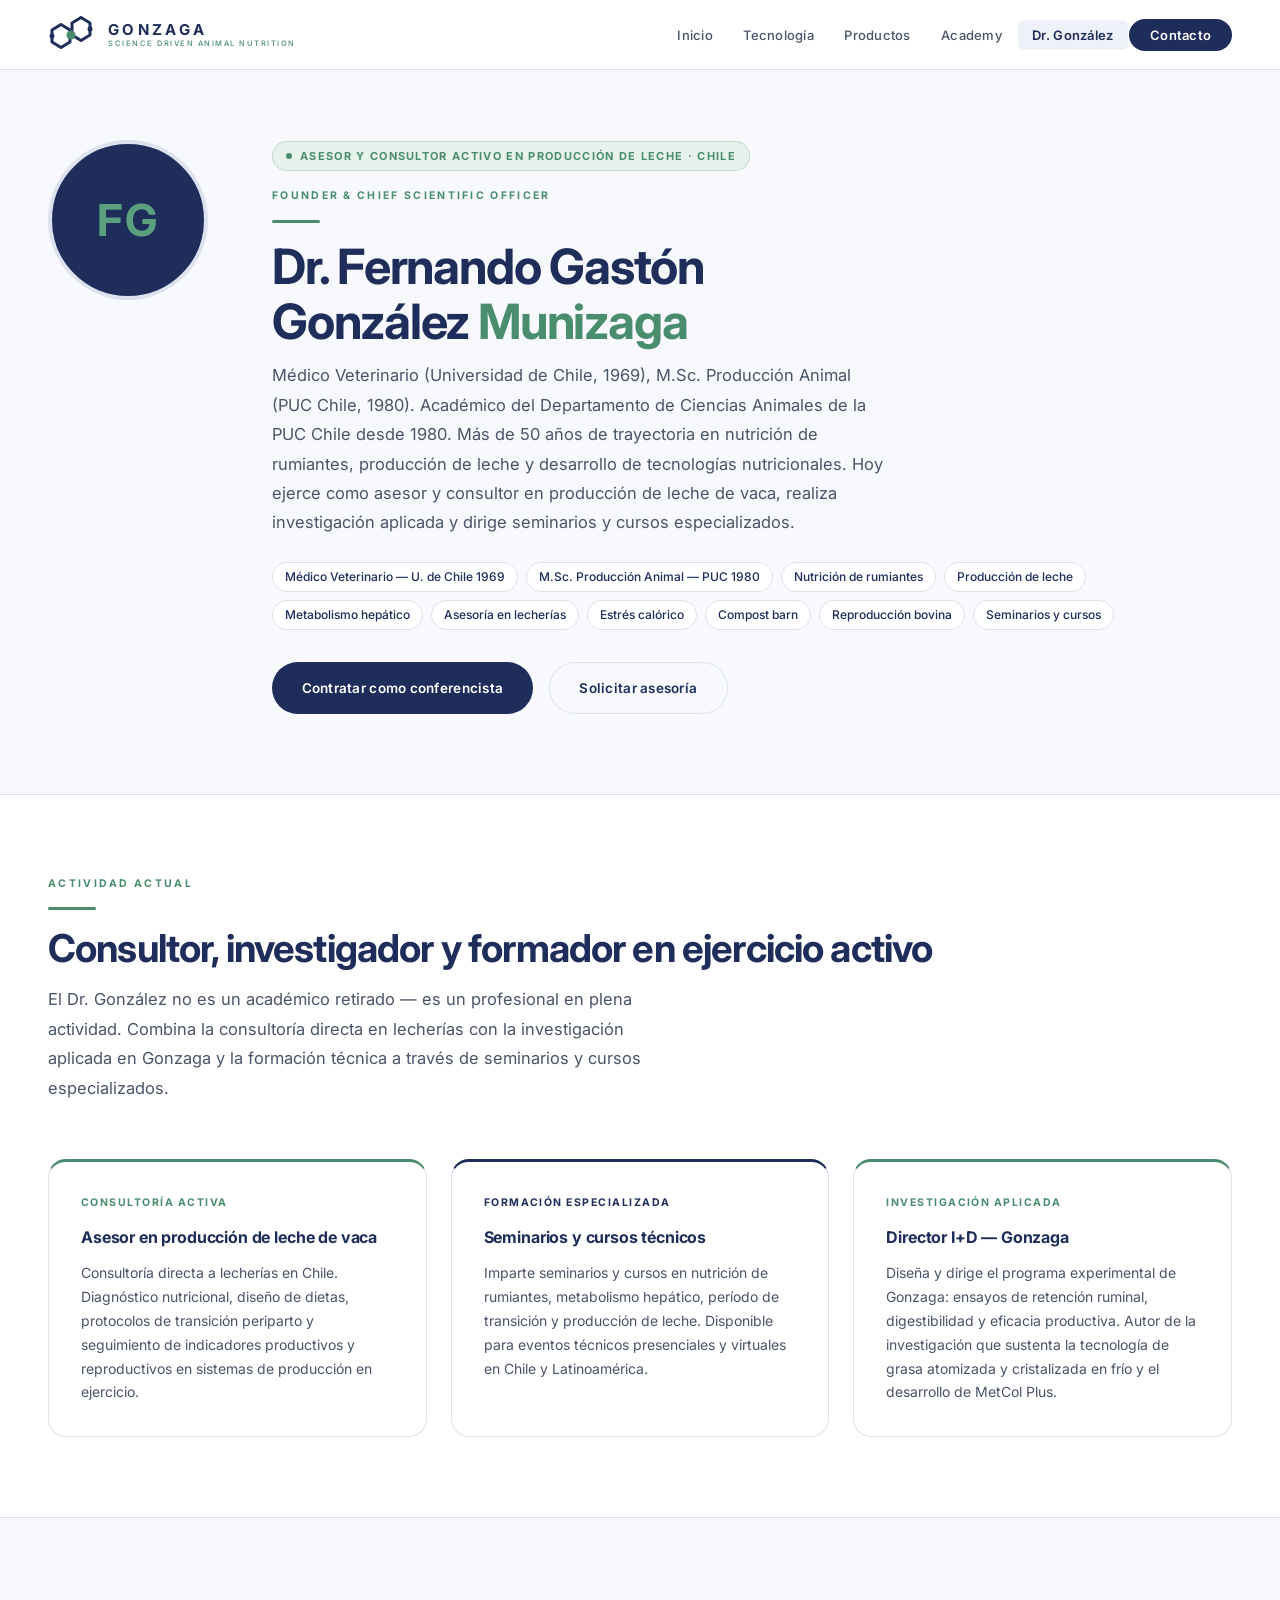
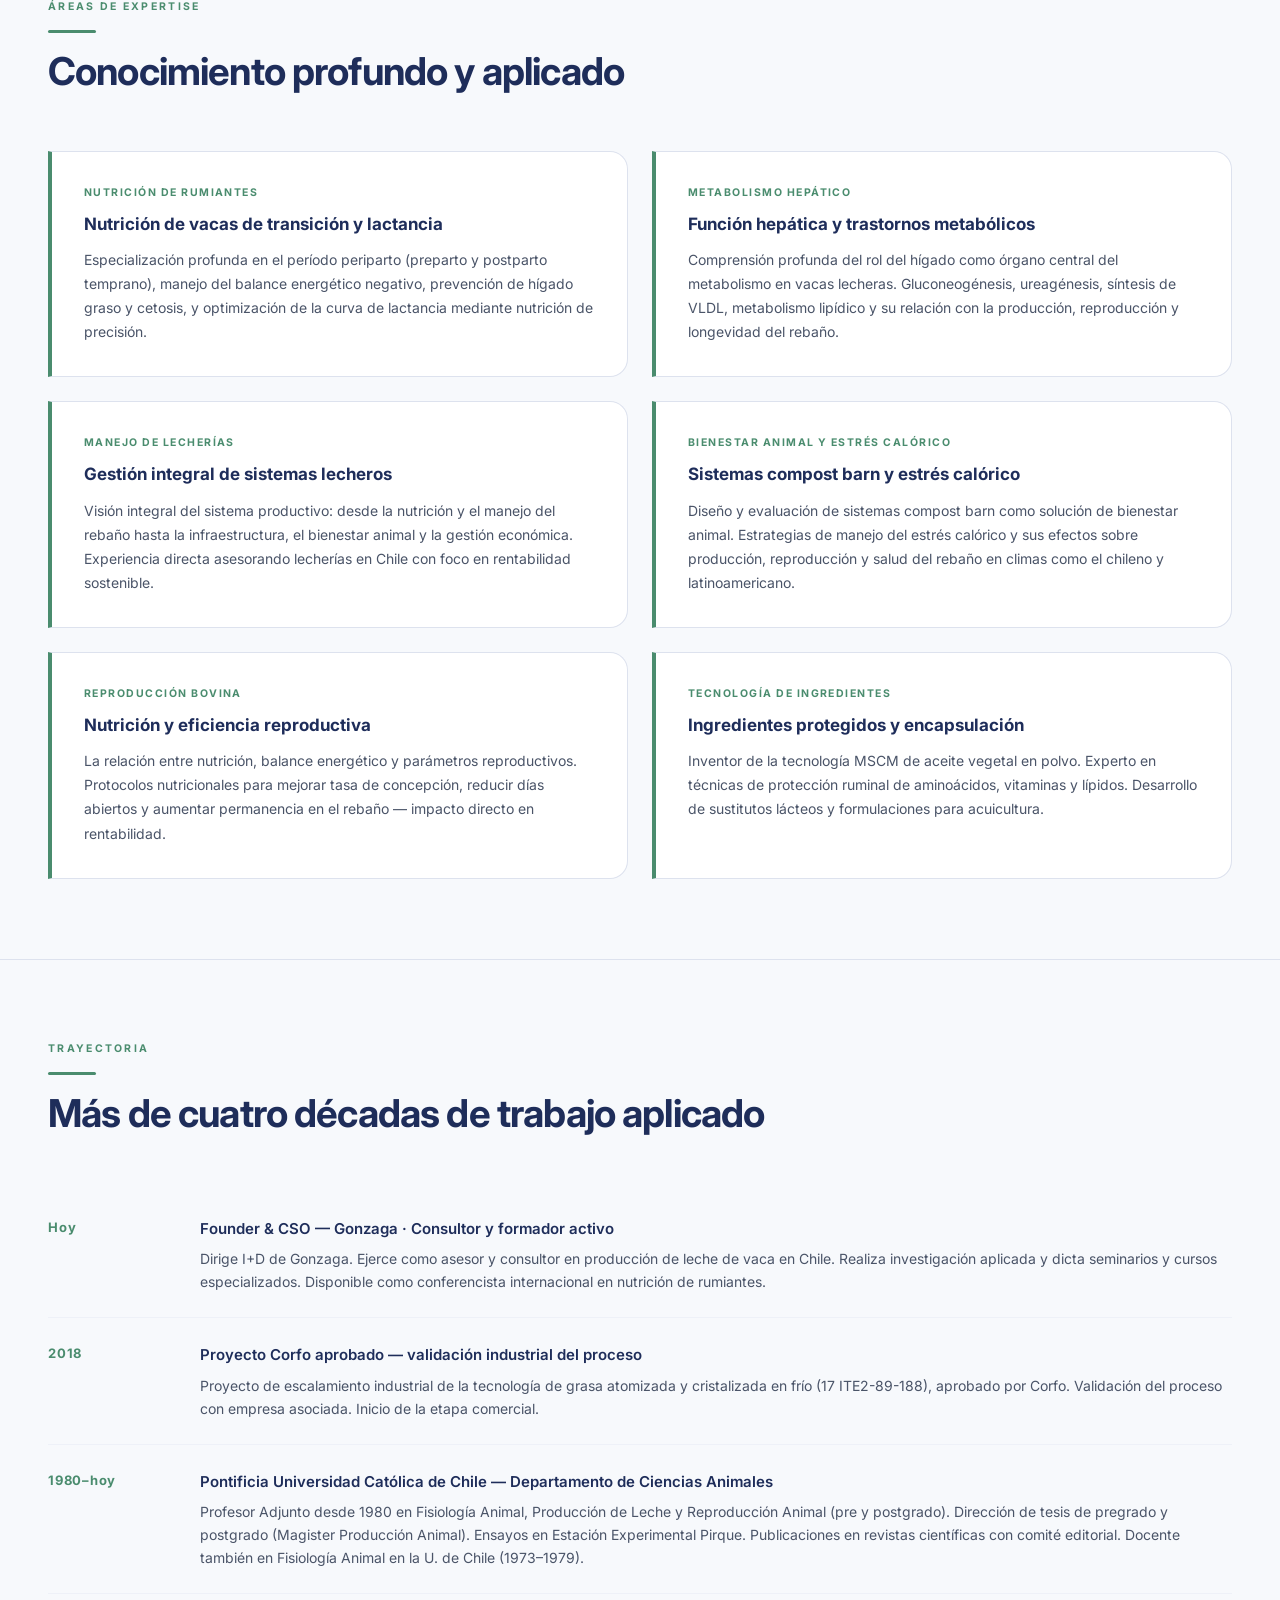
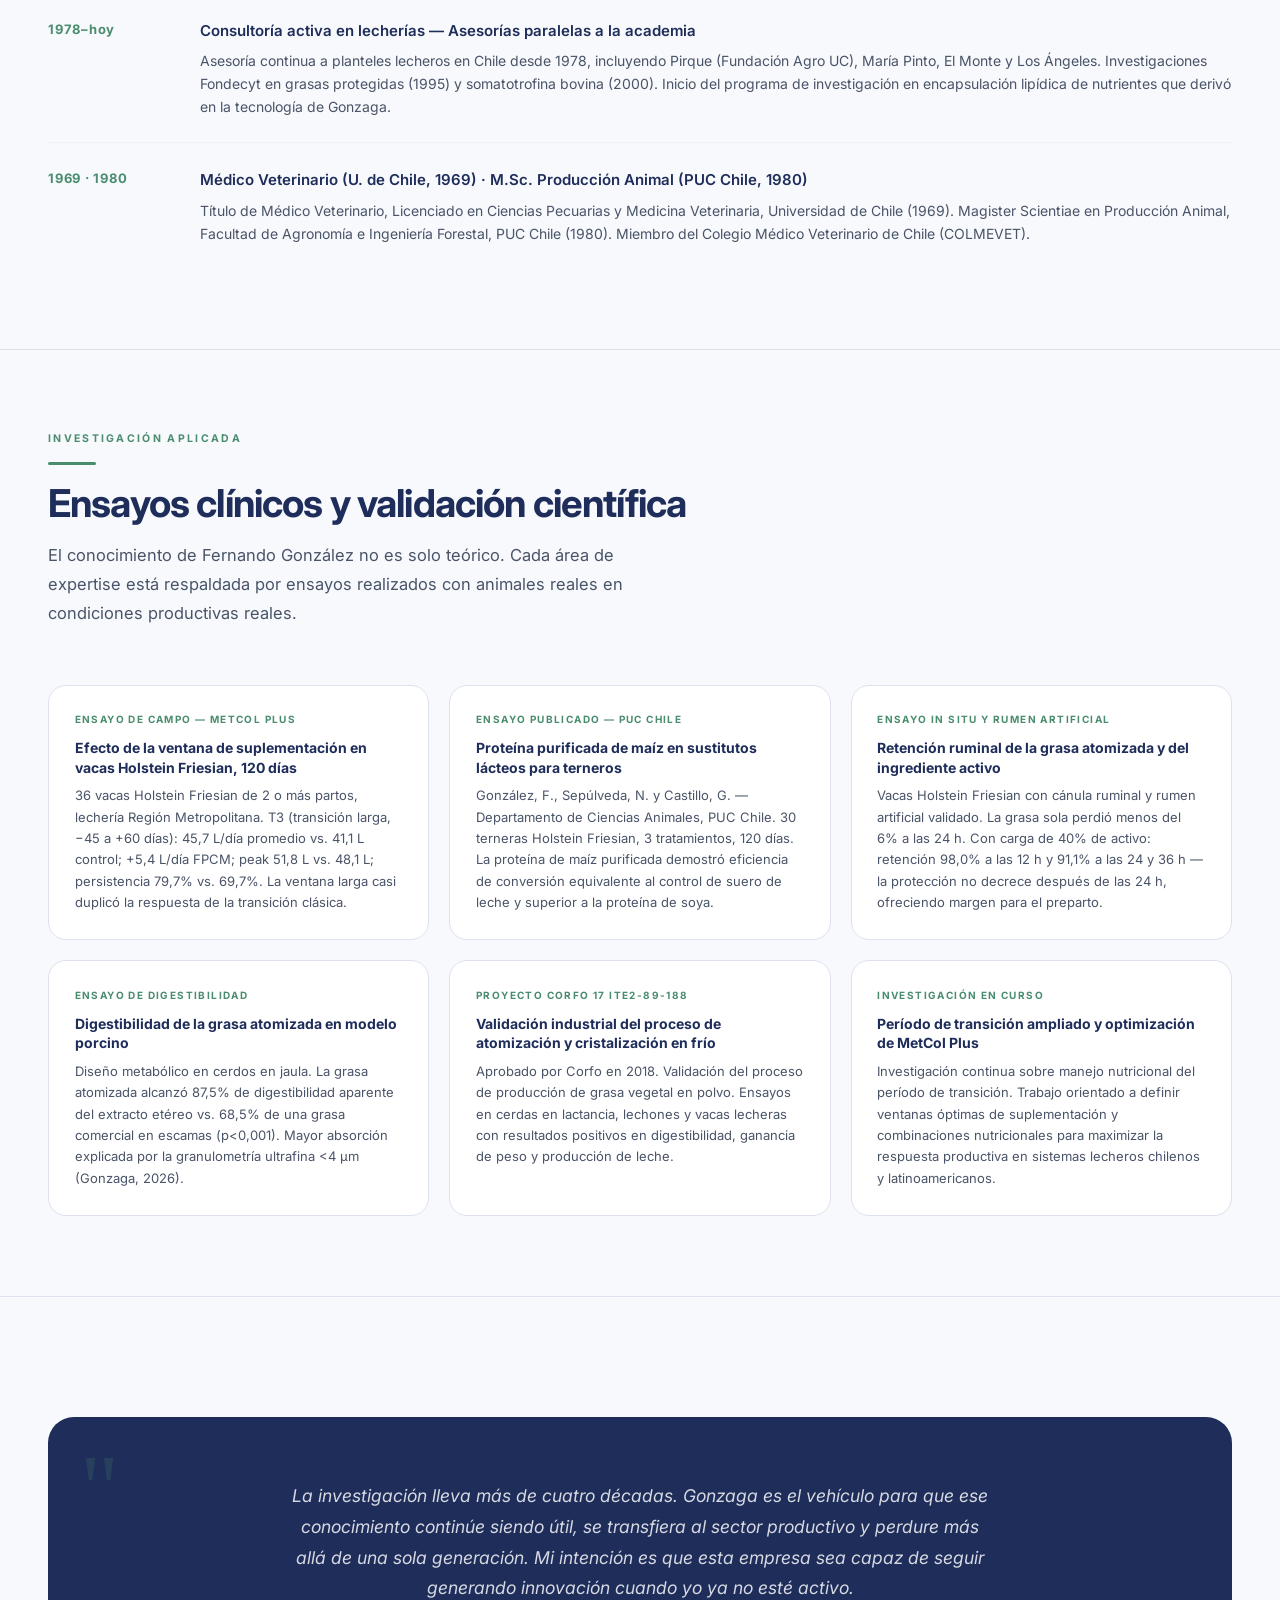
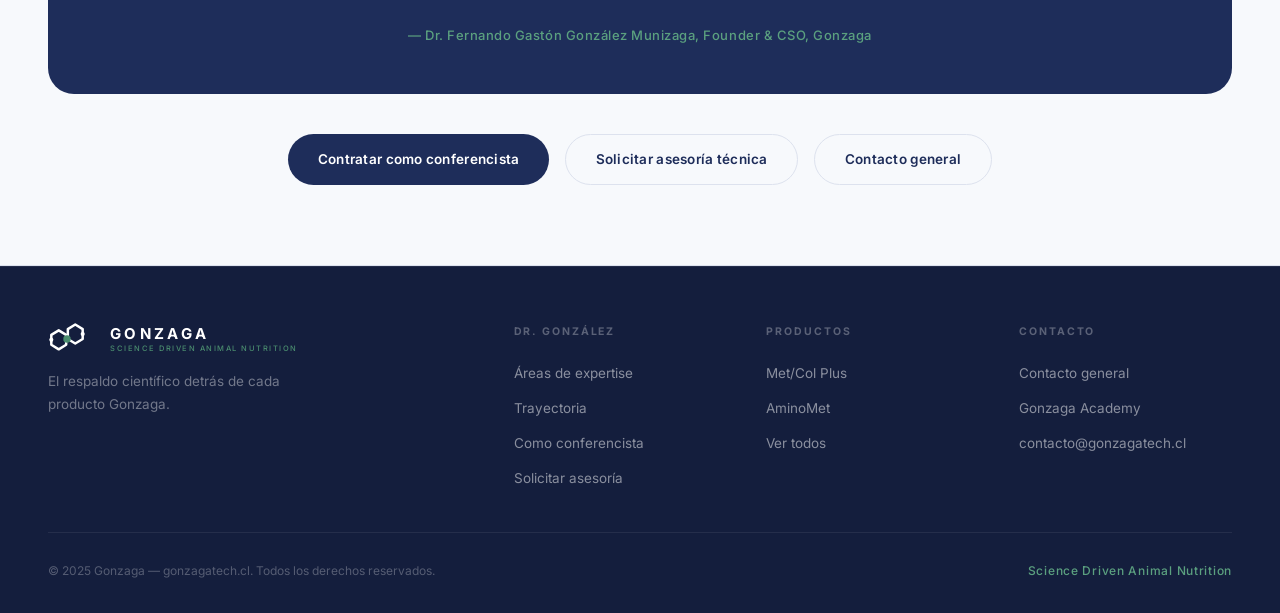
<file: investigacion.html>
<!DOCTYPE html>
<html lang="es">
<head>
<meta charset="UTF-8"><meta name="viewport" content="width=device-width, initial-scale=1.0">
<meta name="page" content="investigacion">
<title>Dr. Fernando González | GONZAGA</title>
<meta name="description" content="Dr. Fernando González Muñizaga — Fundador y Chief Scientific Officer de Gonzaga. Más de 40 años asesorando lecherías e investigando nutrición animal en Chile.">
<link rel="preconnect" href="https://fonts.googleapis.com"><link rel="preconnect" href="https://fonts.gstatic.com" crossorigin>
<link href="https://fonts.googleapis.com/css2?family=Inter:wght@300;400;500;600;700&display=swap" rel="stylesheet">
<link rel="stylesheet" href="_shared.css">
<style>
.page-hero{background:var(--off);padding:140px 3rem 80px;border-bottom:1px solid var(--border)}
.page-hero-inner{max-width:1200px;margin:0 auto;display:grid;grid-template-columns:auto 1fr;gap:4rem;align-items:start}
.dr-profile-av{width:160px;height:160px;border-radius:50%;background:var(--navy);display:flex;align-items:center;justify-content:center;font-size:44px;font-weight:700;color:var(--green-lt);letter-spacing:.04em;flex-shrink:0;border:4px solid var(--border)}
.dr-chips{display:flex;flex-wrap:wrap;gap:.5rem;margin-top:1rem}
.dr-chip{font-size:12px;font-weight:500;background:var(--white);border:1px solid var(--border);color:var(--navy);padding:4px 12px;border-radius:50px}
.dr-current{display:inline-flex;align-items:center;gap:8px;background:var(--green-pale);border:1px solid rgba(74,140,110,.25);color:var(--green);font-size:11px;font-weight:700;letter-spacing:.12em;text-transform:uppercase;padding:5px 13px;border-radius:50px;margin-bottom:1rem}
.cur-dot{width:6px;height:6px;background:var(--green);border-radius:50%;animation:blink 2.4s infinite}
@keyframes blink{0%,100%{opacity:1}50%{opacity:.3}}

.sec-std{padding:80px 3rem;border-bottom:1px solid var(--border)}
.sec-std:nth-child(even){background:var(--off)}
.std-inner{max-width:1200px;margin:0 auto}

/* EXPERTISE */
.exp-grid{display:grid;grid-template-columns:1fr 1fr;gap:1.5rem;margin-top:2.5rem}
.exp-card{background:var(--white);border:1px solid var(--border);border-radius:var(--r-lg);padding:2rem;transition:var(--ease);border-left:4px solid var(--green);border-radius:0 var(--r-lg) var(--r-lg) 0}
.exp-card:hover{box-shadow:var(--sh-md)}
.exp-area{font-size:10.5px;font-weight:700;color:var(--green);letter-spacing:.14em;text-transform:uppercase;margin-bottom:.5rem}
.exp-title{font-size:17px;font-weight:700;color:var(--navy);margin-bottom:.6rem}
.exp-text{font-size:14px;color:var(--gray-dk);line-height:1.72}

/* TRAJECTORY */
.traj-list{display:flex;flex-direction:column;gap:0;margin-top:2rem}
.traj-item{display:grid;grid-template-columns:120px 1fr;gap:2rem;padding:1.5rem 0;border-bottom:1px solid var(--border-lt);align-items:start}
.traj-item:last-child{border:none}
.traj-year{font-size:13px;font-weight:700;color:var(--green);letter-spacing:.06em}
.traj-title{font-size:15px;font-weight:600;color:var(--navy);margin-bottom:.35rem}
.traj-desc{font-size:14px;color:var(--gray-dk);line-height:1.65}

/* RESEARCH */
.research-grid{display:grid;grid-template-columns:repeat(3,1fr);gap:1.25rem;margin-top:2.5rem}
.res-card{background:var(--white);border:1px solid var(--border);border-radius:var(--r-lg);padding:1.6rem;transition:var(--ease)}
.res-card:hover{box-shadow:var(--sh-md);border-color:rgba(74,140,110,.3)}
.res-type{font-size:10px;font-weight:700;color:var(--green);letter-spacing:.14em;text-transform:uppercase;margin-bottom:.6rem}
.res-title{font-size:14px;font-weight:700;color:var(--navy);margin-bottom:.5rem;line-height:1.4}
.res-desc{font-size:13px;color:var(--gray-dk);line-height:1.65}

/* QUOTE */
.quote-block{background:var(--navy);border-radius:var(--r-xl);padding:3rem;margin-top:2.5rem;position:relative}
.quote-block::before{content:'"';position:absolute;top:1.5rem;left:2rem;font-size:6rem;color:rgba(74,140,110,.2);line-height:1;font-family:Georgia,serif}
.qb-text{font-size:1.1rem;color:rgba(255,255,255,.82);line-height:1.75;font-style:italic;max-width:700px;margin-left:auto;margin-right:auto;text-align:center;padding-top:1rem}
.qb-attr{font-size:13px;color:var(--green-lt);font-weight:500;letter-spacing:.04em;text-align:center;margin-top:1.25rem}

@media(max-width:960px){
  .page-hero{padding:120px 1.5rem 60px}
  .page-hero-inner{grid-template-columns:1fr;text-align:center}
  .dr-profile-av{margin:0 auto}
  .dr-chips{justify-content:center}
  .sec-std{padding:60px 1.5rem}
  .exp-grid{grid-template-columns:1fr}
  .traj-item{grid-template-columns:80px 1fr;gap:1rem}
  .research-grid{grid-template-columns:1fr 1fr}
}
@media(max-width:540px){.research-grid{grid-template-columns:1fr}}
</style>
</head>
<body>
<nav id="nav">
  <a href="index.html" class="logo"><svg width="46" height="38" viewBox="0 0 46 38" fill="none"><path d="M4 14 L4 26 L13 31.5 L22 26 L22 14 L13 8.5 Z" stroke="#1E2D5A" stroke-width="3" stroke-linejoin="round" fill="none" stroke-linecap="round"/><circle cx="4" cy="20" r="2.5" fill="#1E2D5A"/><path d="M24 7 L24 19 L33 24.5 L42 19 L42 7 L33 1.5 Z" stroke="#1E2D5A" stroke-width="3" stroke-linejoin="round" fill="none" stroke-linecap="round"/><circle cx="42" cy="13" r="2.5" fill="#1E2D5A"/><circle cx="23" cy="19" r="4.5" fill="#4A8C6E"/></svg><div class="logo-text"><span class="logo-name">GONZAGA</span><span class="logo-sub">Science Driven Animal Nutrition</span></div></a>
  <ul class="nav-links" id="nav-links"><li><a href="index.html">Inicio</a></li><li><a href="tecnologia.html">Tecnología</a></li><li><a href="productos.html">Productos</a></li><li><a href="academy.html">Academy</a></li><li><a href="investigacion.html" class="active">Dr. González</a></li><li><a href="contacto.html" class="nav-cta">Contacto</a></li></ul>
  <button class="hamburger" onclick="toggleNav()" aria-label="Menú">☰</button>
</nav>

<div class="page-hero">
  <div class="page-hero-inner">
    <div class="dr-profile-av reveal">FG</div>
    <div class="reveal">
      <div class="dr-current"><span class="cur-dot"></span>Asesor y consultor activo en producción de leche · Chile</div>
      <span class="eyebrow">Founder & Chief Scientific Officer</span>
      <div class="div-line"></div>
      <h1 style="margin-bottom:.75rem">Dr. Fernando Gastón<br>González <em>Munizaga</em></h1>
      <p style="font-size:16.5px;color:var(--gray-dk);line-height:1.78;max-width:620px;margin-bottom:1.5rem">Médico Veterinario (Universidad de Chile, 1969), M.Sc. Producción Animal (PUC Chile, 1980). Académico del Departamento de Ciencias Animales de la PUC Chile desde 1980. Más de 50 años de trayectoria en nutrición de rumiantes, producción de leche y desarrollo de tecnologías nutricionales. Hoy ejerce como asesor y consultor en producción de leche de vaca, realiza investigación aplicada y dirige seminarios y cursos especializados.</p>
      <div class="dr-chips">
        <span class="dr-chip">Médico Veterinario — U. de Chile 1969</span>
        <span class="dr-chip">M.Sc. Producción Animal — PUC 1980</span>
        <span class="dr-chip">Nutrición de rumiantes</span>
        <span class="dr-chip">Producción de leche</span>
        <span class="dr-chip">Metabolismo hepático</span>
        <span class="dr-chip">Asesoría en lecherías</span>
        <span class="dr-chip">Estrés calórico</span>
        <span class="dr-chip">Compost barn</span>
        <span class="dr-chip">Reproducción bovina</span>
        <span class="dr-chip">Seminarios y cursos</span>
      </div>
      <div style="display:flex;gap:1rem;margin-top:2rem;flex-wrap:wrap">
        <a href="academy.html#conferencista" class="btn btn-navy">Contratar como conferencista</a>
        <a href="academy.html#contacto-academy" class="btn btn-ghost">Solicitar asesoría</a>
      </div>
    </div>
  </div>
</div>

<!-- ACTIVIDAD ACTUAL -->
<div class="sec-std">
  <div class="std-inner">
    <div class="sec-head reveal">
      <span class="eyebrow">Actividad actual</span>
      <div class="div-line"></div>
      <h2>Consultor, investigador y formador en ejercicio activo</h2>
      <p class="lead">El Dr. González no es un académico retirado — es un profesional en plena actividad. Combina la consultoría directa en lecherías con la investigación aplicada en Gonzaga y la formación técnica a través de seminarios y cursos especializados.</p>
    </div>
    <div style="display:grid;grid-template-columns:repeat(3,1fr);gap:1.5rem" class="reveal">
      <div style="background:var(--white);border:1px solid var(--border);border-radius:var(--r-lg);padding:2rem;border-top:3px solid var(--green)">
        <div style="font-size:10.5px;font-weight:700;color:var(--green);letter-spacing:.14em;text-transform:uppercase;margin-bottom:.75rem">Consultoría activa</div>
        <h3 style="font-size:16px;margin-bottom:.65rem">Asesor en producción de leche de vaca</h3>
        <p style="font-size:14px;color:var(--gray-dk);line-height:1.7">Consultoría directa a lecherías en Chile. Diagnóstico nutricional, diseño de dietas, protocolos de transición periparto y seguimiento de indicadores productivos y reproductivos en sistemas de producción en ejercicio.</p>
      </div>
      <div style="background:var(--white);border:1px solid var(--border);border-radius:var(--r-lg);padding:2rem;border-top:3px solid var(--navy)">
        <div style="font-size:10.5px;font-weight:700;color:var(--navy);letter-spacing:.14em;text-transform:uppercase;margin-bottom:.75rem">Formación especializada</div>
        <h3 style="font-size:16px;margin-bottom:.65rem">Seminarios y cursos técnicos</h3>
        <p style="font-size:14px;color:var(--gray-dk);line-height:1.7">Imparte seminarios y cursos en nutrición de rumiantes, metabolismo hepático, período de transición y producción de leche. Disponible para eventos técnicos presenciales y virtuales en Chile y Latinoamérica.</p>
      </div>
      <div style="background:var(--white);border:1px solid var(--border);border-radius:var(--r-lg);padding:2rem;border-top:3px solid var(--green)">
        <div style="font-size:10.5px;font-weight:700;color:var(--green);letter-spacing:.14em;text-transform:uppercase;margin-bottom:.75rem">Investigación aplicada</div>
        <h3 style="font-size:16px;margin-bottom:.65rem">Director I+D — Gonzaga</h3>
        <p style="font-size:14px;color:var(--gray-dk);line-height:1.7">Diseña y dirige el programa experimental de Gonzaga: ensayos de retención ruminal, digestibilidad y eficacia productiva. Autor de la investigación que sustenta la tecnología de grasa atomizada y cristalizada en frío y el desarrollo de MetCol Plus.</p>
      </div>
    </div>
  </div>
</div>

<!-- EXPERTISE PROFUNDO -->
<div class="sec-std">
  <div class="std-inner">
    <div class="sec-head reveal">
      <span class="eyebrow">Áreas de expertise</span>
      <div class="div-line"></div>
      <h2>Conocimiento profundo y aplicado</h2>
    </div>
    <div class="exp-grid">
      <div class="exp-card reveal">
        <div class="exp-area">Nutrición de rumiantes</div>
        <div class="exp-title">Nutrición de vacas de transición y lactancia</div>
        <p class="exp-text">Especialización profunda en el período periparto (preparto y postparto temprano), manejo del balance energético negativo, prevención de hígado graso y cetosis, y optimización de la curva de lactancia mediante nutrición de precisión.</p>
      </div>
      <div class="exp-card reveal">
        <div class="exp-area">Metabolismo hepático</div>
        <div class="exp-title">Función hepática y trastornos metabólicos</div>
        <p class="exp-text">Comprensión profunda del rol del hígado como órgano central del metabolismo en vacas lecheras. Gluconeogénesis, ureagénesis, síntesis de VLDL, metabolismo lipídico y su relación con la producción, reproducción y longevidad del rebaño.</p>
      </div>
      <div class="exp-card reveal">
        <div class="exp-area">Manejo de lecherías</div>
        <div class="exp-title">Gestión integral de sistemas lecheros</div>
        <p class="exp-text">Visión integral del sistema productivo: desde la nutrición y el manejo del rebaño hasta la infraestructura, el bienestar animal y la gestión económica. Experiencia directa asesorando lecherías en Chile con foco en rentabilidad sostenible.</p>
      </div>
      <div class="exp-card reveal">
        <div class="exp-area">Bienestar animal y estrés calórico</div>
        <div class="exp-title">Sistemas compost barn y estrés calórico</div>
        <p class="exp-text">Diseño y evaluación de sistemas compost barn como solución de bienestar animal. Estrategias de manejo del estrés calórico y sus efectos sobre producción, reproducción y salud del rebaño en climas como el chileno y latinoamericano.</p>
      </div>
      <div class="exp-card reveal">
        <div class="exp-area">Reproducción bovina</div>
        <div class="exp-title">Nutrición y eficiencia reproductiva</div>
        <p class="exp-text">La relación entre nutrición, balance energético y parámetros reproductivos. Protocolos nutricionales para mejorar tasa de concepción, reducir días abiertos y aumentar permanencia en el rebaño — impacto directo en rentabilidad.</p>
      </div>
      <div class="exp-card reveal">
        <div class="exp-area">Tecnología de ingredientes</div>
        <div class="exp-title">Ingredientes protegidos y encapsulación</div>
        <p class="exp-text">Inventor de la tecnología MSCM de aceite vegetal en polvo. Experto en técnicas de protección ruminal de aminoácidos, vitaminas y lípidos. Desarrollo de sustitutos lácteos y formulaciones para acuicultura.</p>
      </div>
    </div>
  </div>
</div>

<!-- TRAYECTORIA -->
<div class="sec-std" style="background:var(--off)">
  <div class="std-inner">
    <div class="sec-head reveal">
      <span class="eyebrow">Trayectoria</span>
      <div class="div-line"></div>
      <h2>Más de cuatro décadas de trabajo aplicado</h2>
    </div>
    <div class="traj-list reveal">
      <div class="traj-item">
        <div class="traj-year">Hoy</div>
        <div><div class="traj-title">Founder & CSO — Gonzaga · Consultor y formador activo</div><div class="traj-desc">Dirige I+D de Gonzaga. Ejerce como asesor y consultor en producción de leche de vaca en Chile. Realiza investigación aplicada y dicta seminarios y cursos especializados. Disponible como conferencista internacional en nutrición de rumiantes.</div></div>
      </div>
      <div class="traj-item">
        <div class="traj-year">2018</div>
        <div><div class="traj-title">Proyecto Corfo aprobado — validación industrial del proceso</div><div class="traj-desc">Proyecto de escalamiento industrial de la tecnología de grasa atomizada y cristalizada en frío (17 ITE2-89-188), aprobado por Corfo. Validación del proceso con empresa asociada. Inicio de la etapa comercial.</div></div>
      </div>
      <div class="traj-item">
        <div class="traj-year">1980–hoy</div>
        <div><div class="traj-title">Pontificia Universidad Católica de Chile — Departamento de Ciencias Animales</div><div class="traj-desc">Profesor Adjunto desde 1980 en Fisiología Animal, Producción de Leche y Reproducción Animal (pre y postgrado). Dirección de tesis de pregrado y postgrado (Magister Producción Animal). Ensayos en Estación Experimental Pirque. Publicaciones en revistas científicas con comité editorial. Docente también en Fisiología Animal en la U. de Chile (1973–1979).</div></div>
      </div>
      <div class="traj-item">
        <div class="traj-year">1978–hoy</div>
        <div><div class="traj-title">Consultoría activa en lecherías — Asesorías paralelas a la academia</div><div class="traj-desc">Asesoría continua a planteles lecheros en Chile desde 1978, incluyendo Pirque (Fundación Agro UC), María Pinto, El Monte y Los Ángeles. Investigaciones Fondecyt en grasas protegidas (1995) y somatotrofina bovina (2000). Inicio del programa de investigación en encapsulación lipídica de nutrientes que derivó en la tecnología de Gonzaga.</div></div>
      </div>
      <div class="traj-item">
        <div class="traj-year">1969 · 1980</div>
        <div><div class="traj-title">Médico Veterinario (U. de Chile, 1969) · M.Sc. Producción Animal (PUC Chile, 1980)</div><div class="traj-desc">Título de Médico Veterinario, Licenciado en Ciencias Pecuarias y Medicina Veterinaria, Universidad de Chile (1969). Magister Scientiae en Producción Animal, Facultad de Agronomía e Ingeniería Forestal, PUC Chile (1980). Miembro del Colegio Médico Veterinario de Chile (COLMEVET).</div></div>
      </div>
    </div>
  </div>
</div>

<!-- INVESTIGACION Y PUBLICACIONES -->
<div class="sec-std">
  <div class="std-inner">
    <div class="sec-head reveal">
      <span class="eyebrow">Investigación aplicada</span>
      <div class="div-line"></div>
      <h2>Ensayos clínicos y validación científica</h2>
      <p class="lead">El conocimiento de Fernando González no es solo teórico. Cada área de expertise está respaldada por ensayos realizados con animales reales en condiciones productivas reales.</p>
    </div>
    <div class="research-grid">
      <div class="res-card reveal">
        <div class="res-type">Ensayo de campo — MetCol Plus</div>
        <div class="res-title">Efecto de la ventana de suplementación en vacas Holstein Friesian, 120 días</div>
        <p class="res-desc">36 vacas Holstein Friesian de 2 o más partos, lechería Región Metropolitana. T3 (transición larga, −45 a +60 días): 45,7 L/día promedio vs. 41,1 L control; +5,4 L/día FPCM; peak 51,8 L vs. 48,1 L; persistencia 79,7% vs. 69,7%. La ventana larga casi duplicó la respuesta de la transición clásica.</p>
      </div>
      <div class="res-card reveal">
        <div class="res-type">Ensayo publicado — PUC Chile</div>
        <div class="res-title">Proteína purificada de maíz en sustitutos lácteos para terneros</div>
        <p class="res-desc">González, F., Sepúlveda, N. y Castillo, G. — Departamento de Ciencias Animales, PUC Chile. 30 terneras Holstein Friesian, 3 tratamientos, 120 días. La proteína de maíz purificada demostró eficiencia de conversión equivalente al control de suero de leche y superior a la proteína de soya.</p>
      </div>
      <div class="res-card reveal">
        <div class="res-type">Ensayo in situ y rumen artificial</div>
        <div class="res-title">Retención ruminal de la grasa atomizada y del ingrediente activo</div>
        <p class="res-desc">Vacas Holstein Friesian con cánula ruminal y rumen artificial validado. La grasa sola perdió menos del 6% a las 24 h. Con carga de 40% de activo: retención 98,0% a las 12 h y 91,1% a las 24 y 36 h — la protección no decrece después de las 24 h, ofreciendo margen para el preparto.</p>
      </div>
      <div class="res-card reveal">
        <div class="res-type">Ensayo de digestibilidad</div>
        <div class="res-title">Digestibilidad de la grasa atomizada en modelo porcino</div>
        <p class="res-desc">Diseño metabólico en cerdos en jaula. La grasa atomizada alcanzó 87,5% de digestibilidad aparente del extracto etéreo vs. 68,5% de una grasa comercial en escamas (p&lt;0,001). Mayor absorción explicada por la granulometría ultrafina &lt;4 µm (Gonzaga, 2026).</p>
      </div>
      <div class="res-card reveal">
        <div class="res-type">Proyecto Corfo 17 ITE2-89-188</div>
        <div class="res-title">Validación industrial del proceso de atomización y cristalización en frío</div>
        <p class="res-desc">Aprobado por Corfo en 2018. Validación del proceso de producción de grasa vegetal en polvo. Ensayos en cerdas en lactancia, lechones y vacas lecheras con resultados positivos en digestibilidad, ganancia de peso y producción de leche.</p>
      </div>
      <div class="res-card reveal">
        <div class="res-type">Investigación en curso</div>
        <div class="res-title">Período de transición ampliado y optimización de MetCol Plus</div>
        <p class="res-desc">Investigación continua sobre manejo nutricional del período de transición. Trabajo orientado a definir ventanas óptimas de suplementación y combinaciones nutricionales para maximizar la respuesta productiva en sistemas lecheros chilenos y latinoamericanos.</p>
      </div>
    </div>
  </div>
</div>

<!-- QUOTE -->
<div class="sec-std" style="background:var(--off)">
  <div class="std-inner">
    <div class="quote-block reveal">
      <p class="qb-text">La investigación lleva más de cuatro décadas. Gonzaga es el vehículo para que ese conocimiento continúe siendo útil, se transfiera al sector productivo y perdure más allá de una sola generación. Mi intención es que esta empresa sea capaz de seguir generando innovación cuando yo ya no esté activo.</p>
      <div class="qb-attr">— Dr. Fernando Gastón González Munizaga, Founder & CSO, Gonzaga</div>
    </div>
    <div style="text-align:center;margin-top:2.5rem">
      <div style="display:flex;gap:1rem;justify-content:center;flex-wrap:wrap">
        <a href="academy.html#conferencista" class="btn btn-navy">Contratar como conferencista</a>
        <a href="academy.html#contacto-academy" class="btn btn-ghost">Solicitar asesoría técnica</a>
        <a href="contacto.html" class="btn btn-ghost">Contacto general</a>
      </div>
    </div>
  </div>
</div>

<footer>
  <div class="foot-grid">
    <div class="foot-brand"><a href="index.html" class="logo" style="text-decoration:none"><svg width="38" height="32" viewBox="0 0 46 38" fill="none"><path d="M4 14 L4 26 L13 31.5 L22 26 L22 14 L13 8.5 Z" stroke="white" stroke-width="3" stroke-linejoin="round" fill="none" stroke-linecap="round"/><circle cx="4" cy="20" r="2.5" fill="white"/><path d="M24 7 L24 19 L33 24.5 L42 19 L42 7 L33 1.5 Z" stroke="white" stroke-width="3" stroke-linejoin="round" fill="none" stroke-linecap="round"/><circle cx="42" cy="13" r="2.5" fill="white"/><circle cx="23" cy="19" r="4.5" fill="#4A8C6E"/></svg><div class="logo-text" style="margin-left:10px"><span class="logo-name" style="color:white">GONZAGA</span><span class="logo-sub">Science Driven Animal Nutrition</span></div></a><p>El respaldo científico detrás de cada producto Gonzaga.</p></div>
    <div><div class="foot-col-t">Dr. González</div><ul class="foot-links"><li><a href="#expertise">Áreas de expertise</a></li><li><a href="#trayectoria">Trayectoria</a></li><li><a href="academy.html#conferencista">Como conferencista</a></li><li><a href="academy.html#contacto-academy">Solicitar asesoría</a></li></ul></div>
    <div><div class="foot-col-t">Productos</div><ul class="foot-links"><li><a href="productos.html#metcol">Met/Col Plus</a></li><li><a href="productos.html#aminomet">AminoMet</a></li><li><a href="productos.html">Ver todos</a></li></ul></div>
    <div><div class="foot-col-t">Contacto</div><ul class="foot-links"><li><a href="contacto.html">Contacto general</a></li><li><a href="academy.html">Gonzaga Academy</a></li><li><a href="mailto:contacto@gonzagatech.cl">contacto@gonzagatech.cl</a></li></ul></div>
  </div>
  <div class="foot-bottom"><span class="foot-copy">© 2025 Gonzaga — gonzagatech.cl. Todos los derechos reservados.</span><span class="foot-tag">Science Driven Animal Nutrition</span></div>
</footer>
<script>
const nav=document.getElementById('nav');
window.addEventListener('scroll',()=>nav.classList.toggle('scrolled',scrollY>8));
function toggleNav(){nav.classList.toggle('open')}
document.querySelectorAll('.nav-links a').forEach(a=>a.addEventListener('click',()=>nav.classList.remove('open')));
const io=new IntersectionObserver((e)=>{e.forEach((el,i)=>{if(el.isIntersecting){setTimeout(()=>el.target.classList.add('in'),i*65);io.unobserve(el.target)}})},{threshold:0.07});
document.querySelectorAll('.reveal').forEach(el=>io.observe(el));
</script>
</body></html>
</file>
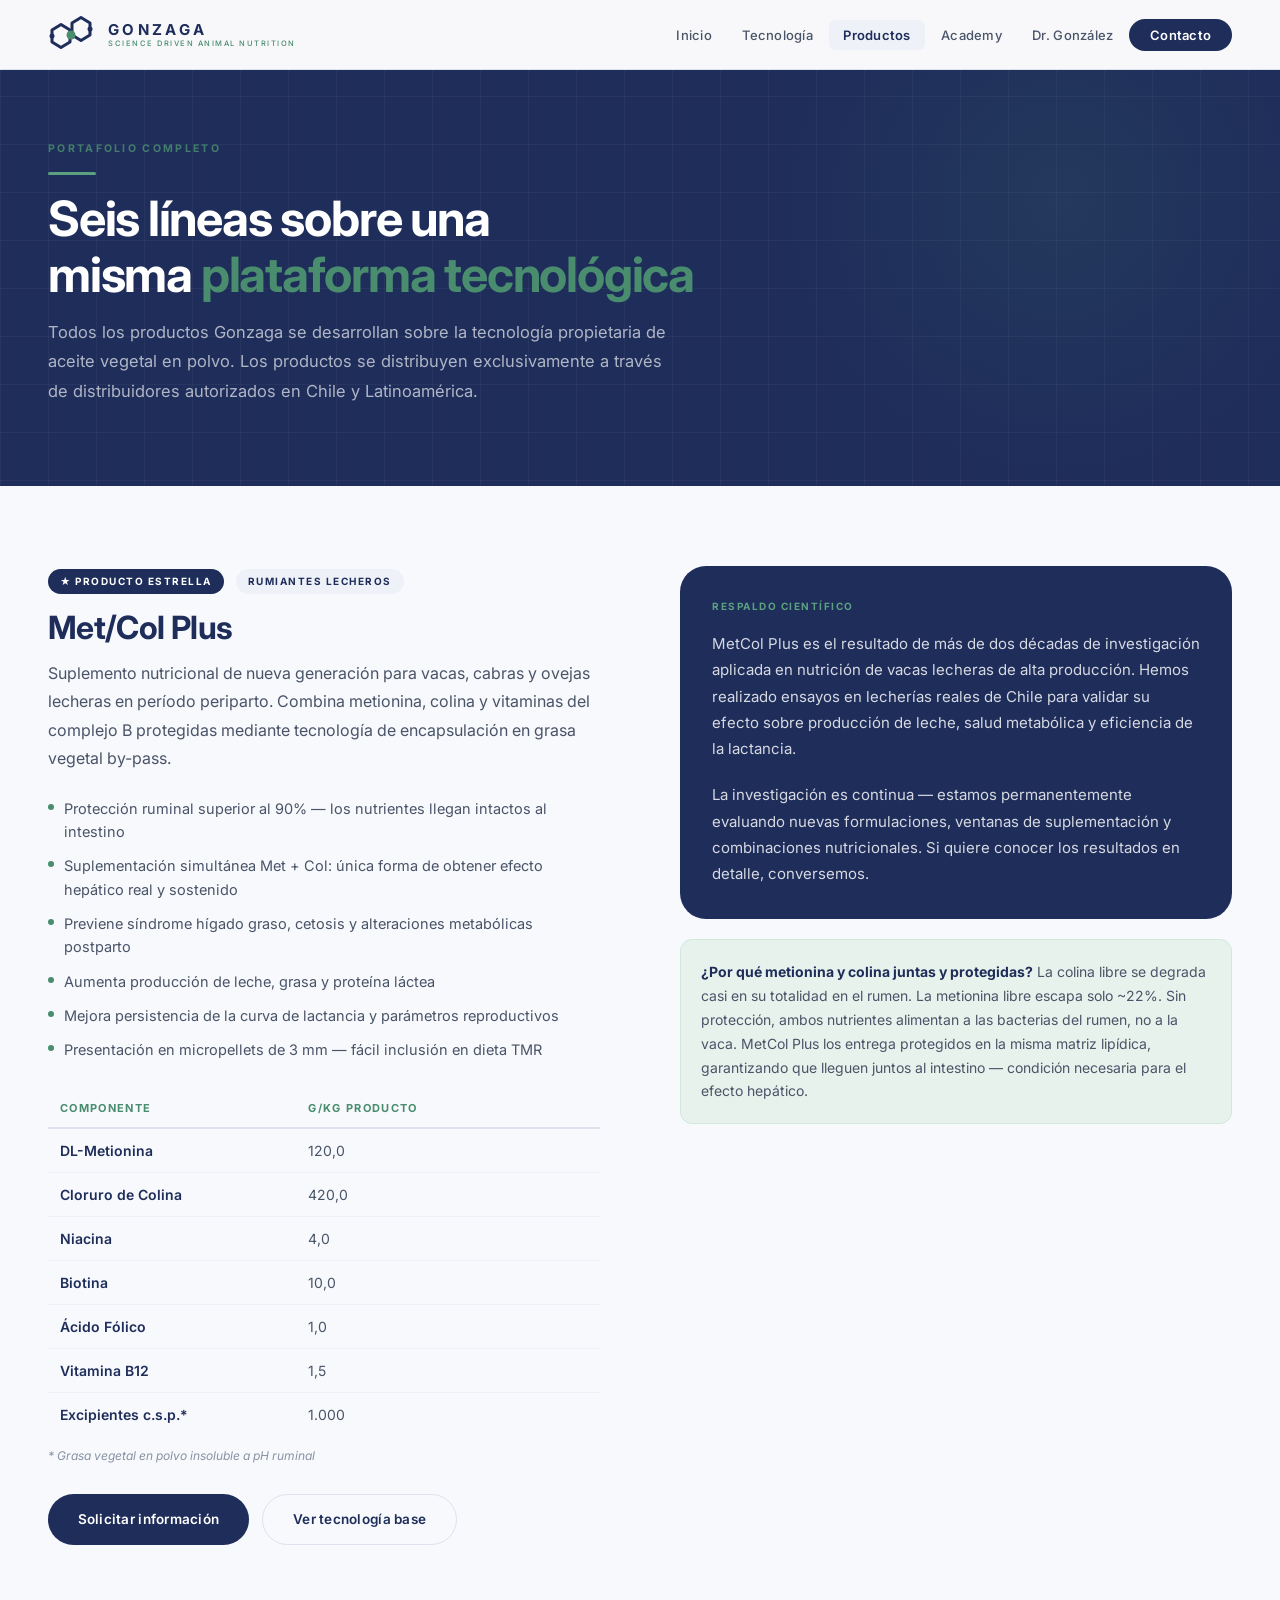
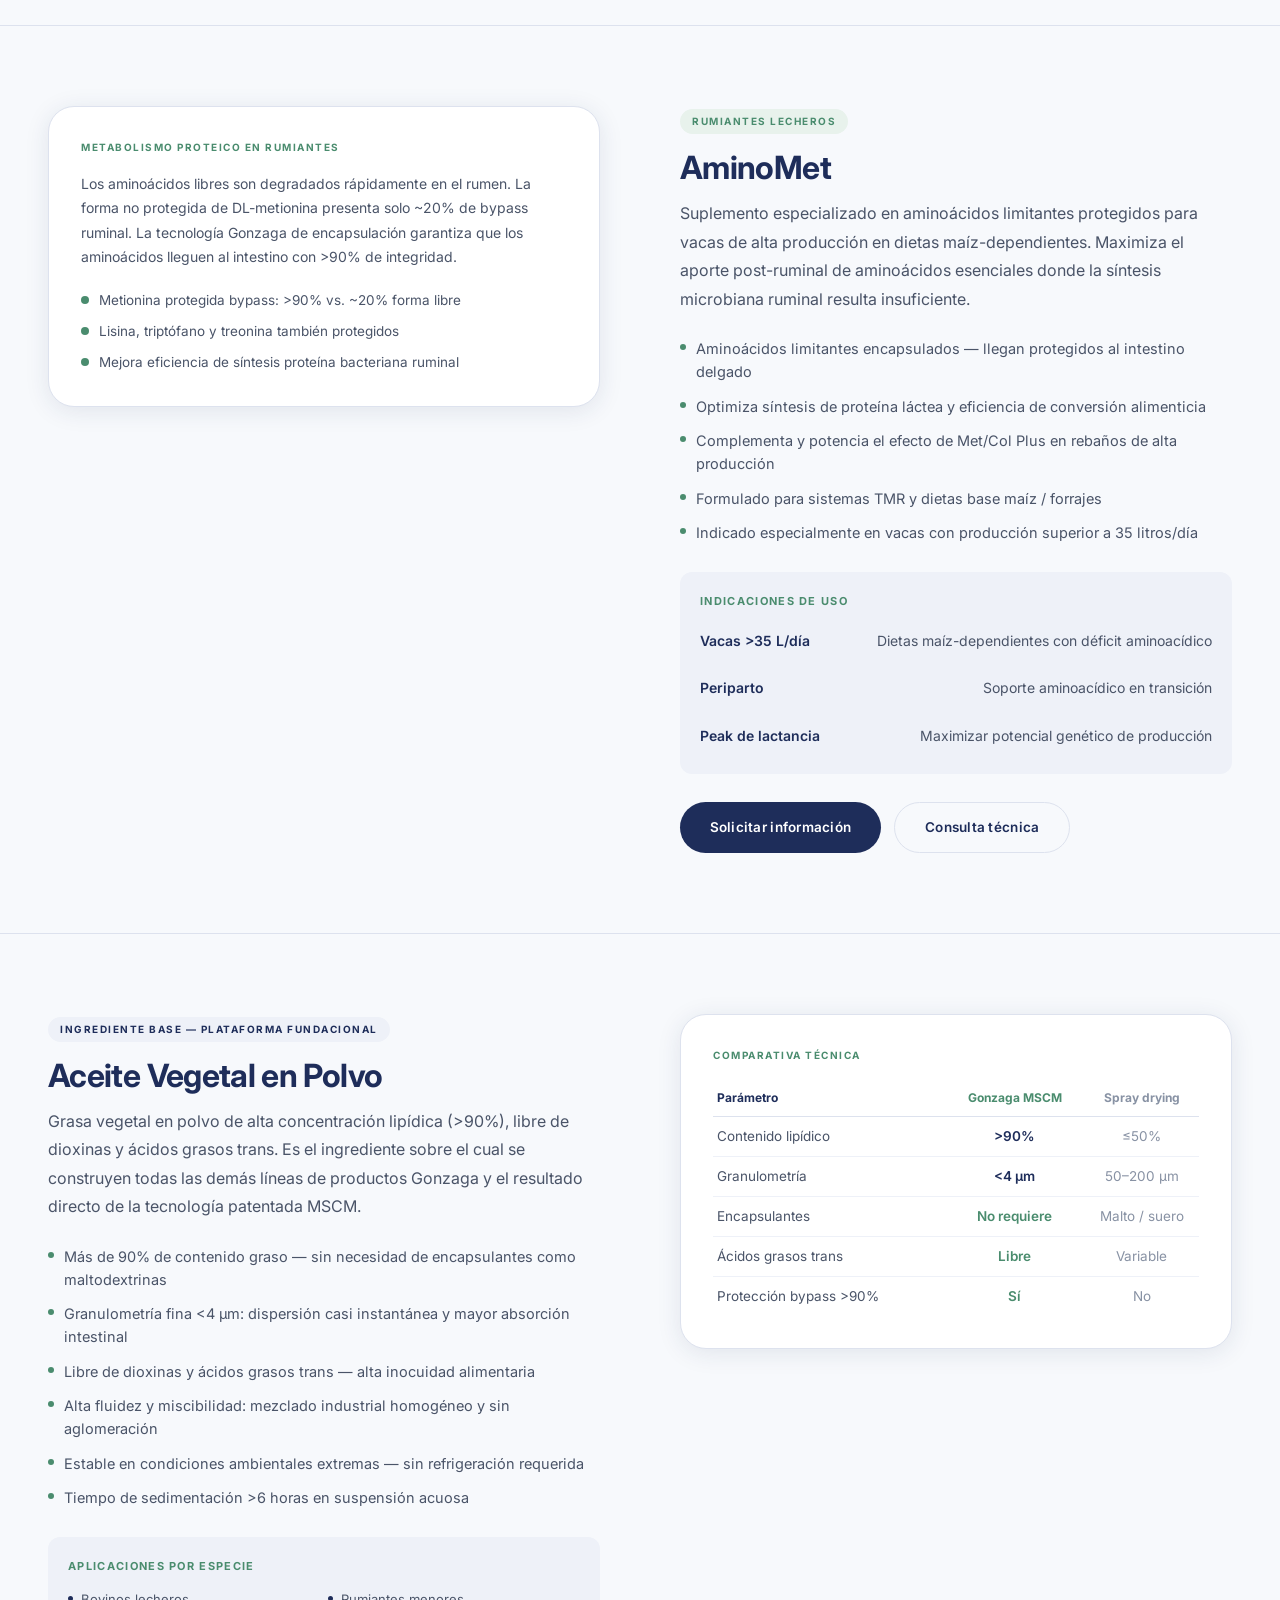
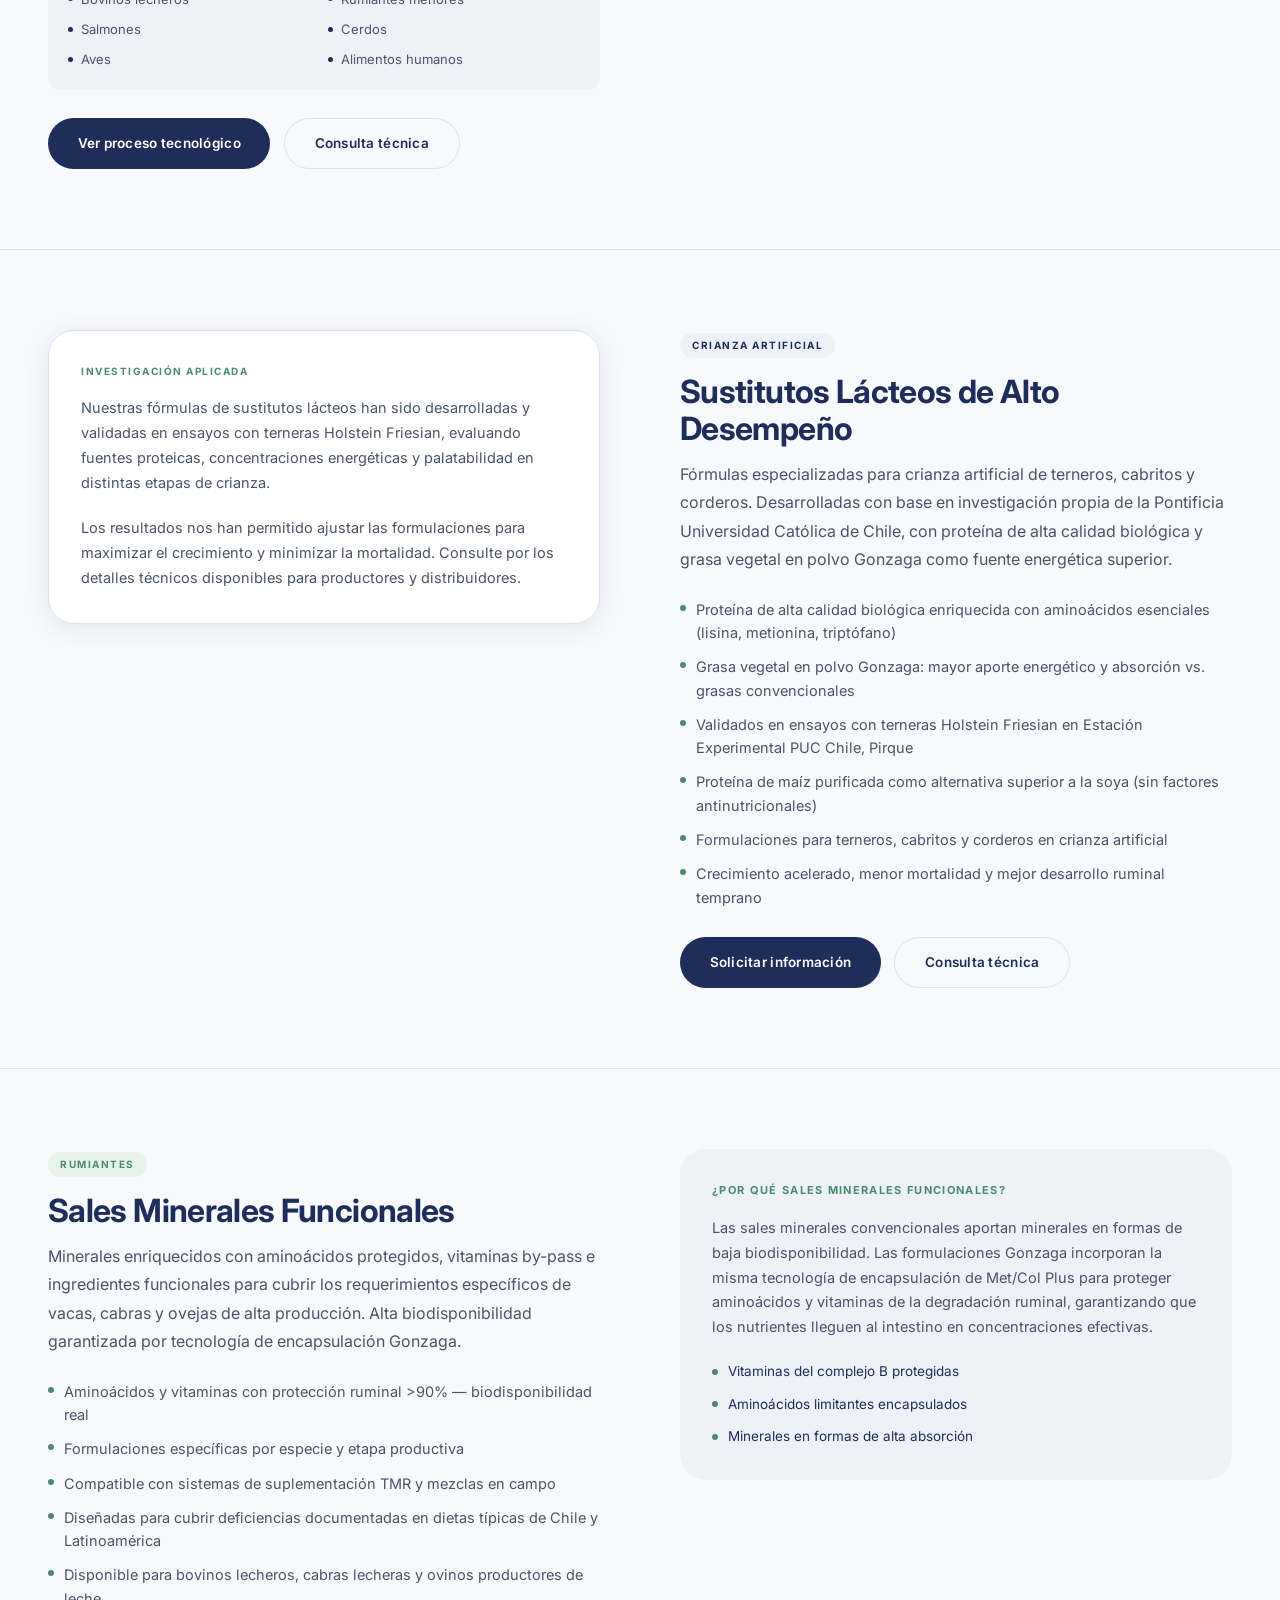
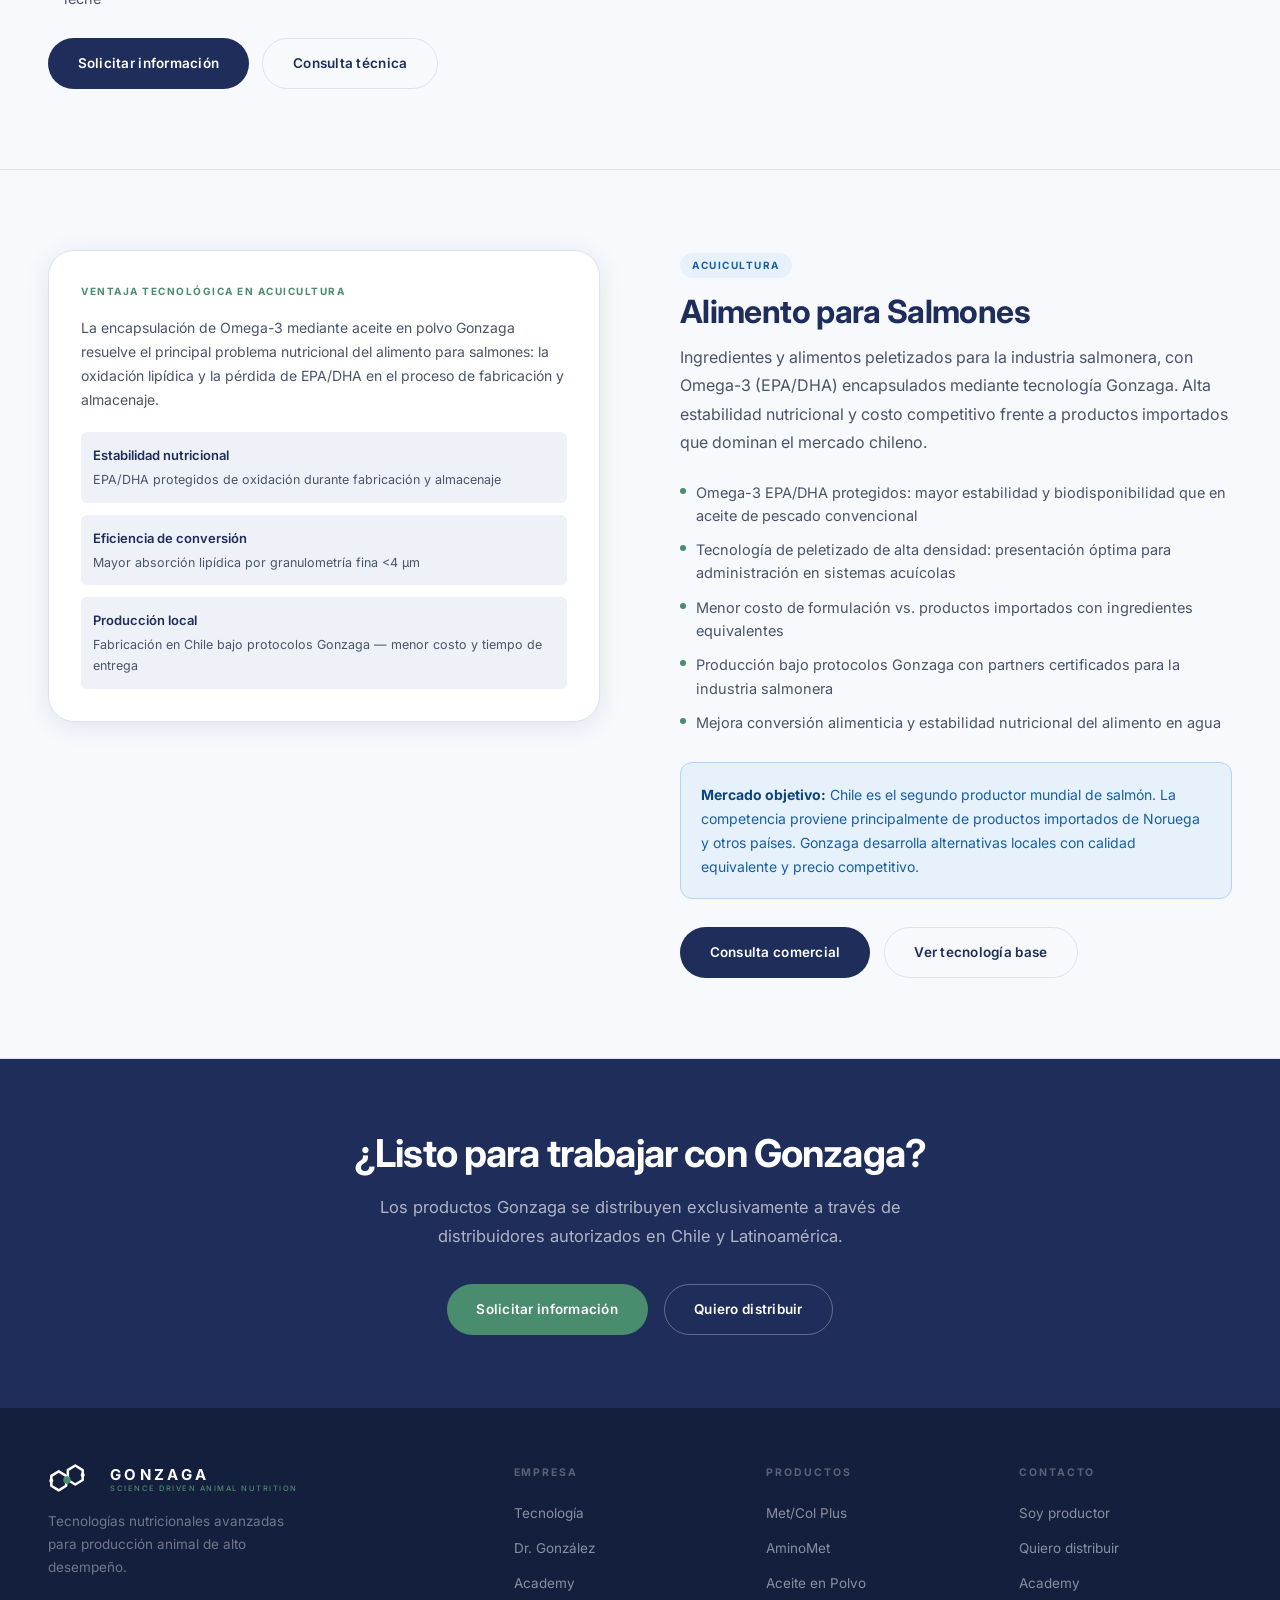
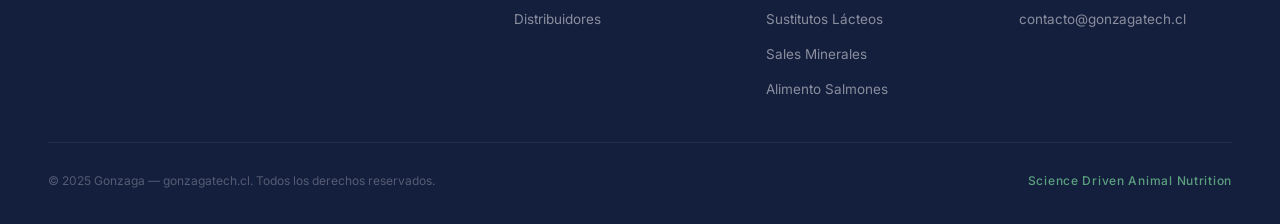
<file: productos.html>
<!DOCTYPE html>
<html lang="es">
<head>
<meta charset="UTF-8"><meta name="viewport" content="width=device-width, initial-scale=1.0">
<meta name="page" content="productos">
<title>Productos | GONZAGA</title>
<meta name="description" content="Portafolio completo de productos Gonzaga: Met/Col Plus, AminoMet, Aceite Vegetal en Polvo, Sustitutos Lácteos, Sales Minerales y Alimento para Salmones.">
<link rel="preconnect" href="https://fonts.googleapis.com"><link rel="preconnect" href="https://fonts.gstatic.com" crossorigin>
<link href="https://fonts.googleapis.com/css2?family=Inter:wght@300;400;500;600;700&display=swap" rel="stylesheet">
<link rel="stylesheet" href="_shared.css">
<style>
.page-hero{background:var(--navy);padding:140px 3rem 80px;position:relative;overflow:hidden}
.page-hero::before{content:'';position:absolute;inset:0;background-image:linear-gradient(rgba(255,255,255,.04) 1px,transparent 1px),linear-gradient(90deg,rgba(255,255,255,.04) 1px,transparent 1px);background-size:48px 48px;pointer-events:none}
.page-hero::after{content:'';position:absolute;width:600px;height:600px;border-radius:50%;background:radial-gradient(circle,rgba(74,140,110,.12) 0%,transparent 65%);top:-100px;right:-80px;pointer-events:none}
.page-hero-inner{max-width:1200px;margin:0 auto;position:relative;z-index:2}

/* PRODUCT SECTIONS */
.prod-section{padding:80px 3rem;border-bottom:1px solid var(--border)}
.prod-section:nth-child(even){background:var(--off)}
.prod-inner{max-width:1200px;margin:0 auto;display:grid;grid-template-columns:1fr 1fr;gap:5rem;align-items:start}
.prod-inner.reverse{direction:rtl}
.prod-inner.reverse > *{direction:ltr}
.prod-badge{display:inline-flex;align-items:center;gap:8px;font-size:10px;font-weight:700;letter-spacing:.15em;text-transform:uppercase;padding:4px 12px;border-radius:50px;margin-bottom:1rem}
.badge-navy{background:var(--navy-soft);color:var(--navy)}
.badge-green{background:var(--green-pale);color:var(--green)}
.badge-blue{background:#E6F1FB;color:#185FA5}
.badge-star{background:var(--navy);color:white}
.prod-name{font-size:2rem;font-weight:700;color:var(--navy);letter-spacing:-.02em;margin-bottom:.75rem;line-height:1.15}
.prod-desc{font-size:16px;color:var(--gray-dk);line-height:1.78;margin-bottom:1.5rem}
.prod-pts{list-style:none;display:flex;flex-direction:column;gap:.7rem;margin-bottom:1.75rem}
.prod-pts li{display:flex;align-items:flex-start;gap:10px;font-size:14.5px;color:var(--gray-dk);line-height:1.6}
.prod-pts li::before{content:'';width:6px;height:6px;min-width:6px;background:var(--green);border-radius:50%;margin-top:7px}
.prod-cta-row{display:flex;gap:.85rem;flex-wrap:wrap}

/* RESULT BOX */
.result-box{background:var(--navy);border-radius:var(--r-xl);padding:2rem;color:white}
.result-box.light{background:var(--white);border:1px solid var(--border);box-shadow:var(--sh-md)}
.rb-label{font-size:10px;font-weight:700;color:var(--green-lt);letter-spacing:.15em;text-transform:uppercase;margin-bottom:1rem}
.rb-label.dark{color:var(--green)}
.rb-row{display:flex;justify-content:space-between;align-items:baseline;padding:.5rem 0;border-bottom:1px solid rgba(255,255,255,.08)}
.rb-row.light-row{border-bottom:1px solid var(--border-lt)}
.rb-row:last-child{border:none}
.rb-val{font-size:1.5rem;font-weight:700;letter-spacing:-.02em;line-height:1}
.rb-desc{font-size:12px;color:rgba(255,255,255,.5);max-width:55%;text-align:right;line-height:1.4}
.rb-desc.dark{color:var(--gray)}

/* SPEC TABLE */
.spec-table{width:100%;border-collapse:collapse;margin-top:1.5rem}
.spec-table th{font-size:11px;font-weight:700;color:var(--green);letter-spacing:.12em;text-transform:uppercase;padding:.6rem .75rem;border-bottom:2px solid var(--border);text-align:left}
.spec-table td{font-size:14px;color:var(--gray-dk);padding:.6rem .75rem;border-bottom:1px solid var(--border-lt)}
.spec-table tr:last-child td{border:none}
.spec-table td:first-child{font-weight:600;color:var(--navy);width:45%}

/* PROD ANCHOR OFFSET */
.anchor-offset{padding-top:90px;margin-top:-90px}

@media(max-width:960px){
  .page-hero{padding:120px 1.5rem 60px}
  .prod-section{padding:60px 1.5rem}
  .prod-inner{grid-template-columns:1fr;gap:2.5rem}
  .prod-inner.reverse{direction:ltr}
}
</style>
</head>
<body>
<nav id="nav">
  <a href="index.html" class="logo"><svg width="46" height="38" viewBox="0 0 46 38" fill="none"><path d="M4 14 L4 26 L13 31.5 L22 26 L22 14 L13 8.5 Z" stroke="#1E2D5A" stroke-width="3" stroke-linejoin="round" fill="none" stroke-linecap="round"/><circle cx="4" cy="20" r="2.5" fill="#1E2D5A"/><path d="M24 7 L24 19 L33 24.5 L42 19 L42 7 L33 1.5 Z" stroke="#1E2D5A" stroke-width="3" stroke-linejoin="round" fill="none" stroke-linecap="round"/><circle cx="42" cy="13" r="2.5" fill="#1E2D5A"/><circle cx="23" cy="19" r="4.5" fill="#4A8C6E"/></svg><div class="logo-text"><span class="logo-name">GONZAGA</span><span class="logo-sub">Science Driven Animal Nutrition</span></div></a>
  <ul class="nav-links" id="nav-links"><li><a href="index.html">Inicio</a></li><li><a href="tecnologia.html">Tecnología</a></li><li><a href="productos.html" class="active">Productos</a></li><li><a href="academy.html">Academy</a></li><li><a href="investigacion.html">Dr. González</a></li><li><a href="contacto.html" class="nav-cta">Contacto</a></li></ul>
  <button class="hamburger" onclick="toggleNav()" aria-label="Menú">☰</button>
</nav>

<div class="page-hero">
  <div class="page-hero-inner">
    <div class="reveal">
      <span class="eyebrow eyebrow-light">Portafolio completo</span>
      <div class="div-line" style="background:var(--green-lt)"></div>
      <h1 style="color:white;margin-bottom:1rem">Seis líneas sobre una<br>misma <em>plataforma tecnológica</em></h1>
      <p class="lead light" style="max-width:620px">Todos los productos Gonzaga se desarrollan sobre la tecnología propietaria de aceite vegetal en polvo. Los productos se distribuyen exclusivamente a través de distribuidores autorizados en Chile y Latinoamérica.</p>
    </div>
  </div>
</div>

<!-- MET/COL PLUS -->
<div class="anchor-offset" id="metcol"></div>
<div class="prod-section">
  <div class="prod-inner">
    <div class="reveal">
      <div class="prod-badge badge-star">★ Producto estrella</div>
      <div class="prod-badge badge-navy" style="margin-left:.5rem">Rumiantes lecheros</div>
      <div class="prod-name">Met/Col Plus</div>
      <p class="prod-desc">Suplemento nutricional de nueva generación para vacas, cabras y ovejas lecheras en período periparto. Combina metionina, colina y vitaminas del complejo B protegidas mediante tecnología de encapsulación en grasa vegetal by-pass.</p>
      <ul class="prod-pts">
        <li>Protección ruminal superior al 90% — los nutrientes llegan intactos al intestino</li>
        <li>Suplementación simultánea Met + Col: única forma de obtener efecto hepático real y sostenido</li>
        <li>Previene síndrome hígado graso, cetosis y alteraciones metabólicas postparto</li>
        <li>Aumenta producción de leche, grasa y proteína láctea</li>
        <li>Mejora persistencia de la curva de lactancia y parámetros reproductivos</li>
        <li>Presentación en micropellets de 3 mm — fácil inclusión en dieta TMR</li>
      </ul>
      <table class="spec-table">
        <tr><th>Componente</th><th>g/kg producto</th></tr>
        <tr><td>DL-Metionina</td><td>120,0</td></tr>
        <tr><td>Cloruro de Colina</td><td>420,0</td></tr>
        <tr><td>Niacina</td><td>4,0</td></tr>
        <tr><td>Biotina</td><td>10,0</td></tr>
        <tr><td>Ácido Fólico</td><td>1,0</td></tr>
        <tr><td>Vitamina B12</td><td>1,5</td></tr>
        <tr><td>Excipientes c.s.p.*</td><td>1.000</td></tr>
      </table>
      <p style="font-size:12px;color:var(--gray);margin-top:.6rem;font-style:italic">* Grasa vegetal en polvo insoluble a pH ruminal</p>
      <div class="prod-cta-row" style="margin-top:1.75rem">
        <a href="contacto.html#productores" class="btn btn-navy">Solicitar información</a>
        <a href="tecnologia.html" class="btn btn-ghost">Ver tecnología base</a>
      </div>
    </div>
    <div class="reveal">
      <div style="background:var(--navy);border-radius:var(--r-xl);padding:2rem;color:white">
        <div style="font-size:10px;font-weight:700;color:var(--green-lt);letter-spacing:.15em;text-transform:uppercase;margin-bottom:1rem">Respaldo científico</div>
        <p style="font-size:15px;color:rgba(255,255,255,.82);line-height:1.75;margin-bottom:1.25rem">MetCol Plus es el resultado de más de dos décadas de investigación aplicada en nutrición de vacas lecheras de alta producción. Hemos realizado ensayos en lecherías reales de Chile para validar su efecto sobre producción de leche, salud metabólica y eficiencia de la lactancia.</p>
        <p style="font-size:15px;color:rgba(255,255,255,.82);line-height:1.75">La investigación es continua — estamos permanentemente evaluando nuevas formulaciones, ventanas de suplementación y combinaciones nutricionales. Si quiere conocer los resultados en detalle, conversemos.</p>
      </div>
      <div style="margin-top:1.25rem;padding:1.25rem;background:var(--green-pale);border:1px solid var(--green-mid);border-radius:var(--r-md);font-size:14px;color:var(--gray-dk);line-height:1.7">
        <strong style="color:var(--navy)">¿Por qué metionina y colina juntas y protegidas?</strong> La colina libre se degrada casi en su totalidad en el rumen. La metionina libre escapa solo ~22%. Sin protección, ambos nutrientes alimentan a las bacterias del rumen, no a la vaca. MetCol Plus los entrega protegidos en la misma matriz lipídica, garantizando que lleguen juntos al intestino — condición necesaria para el efecto hepático.
      </div>
    </div>
  </div>
</div>

<!-- AMINOMET -->
<div class="anchor-offset" id="aminomet"></div>
<div class="prod-section">
  <div class="prod-inner reverse">
    <div class="reveal">
      <div class="prod-badge badge-green">Rumiantes lecheros</div>
      <div class="prod-name">AminoMet</div>
      <p class="prod-desc">Suplemento especializado en aminoácidos limitantes protegidos para vacas de alta producción en dietas maíz-dependientes. Maximiza el aporte post-ruminal de aminoácidos esenciales donde la síntesis microbiana ruminal resulta insuficiente.</p>
      <ul class="prod-pts">
        <li>Aminoácidos limitantes encapsulados — llegan protegidos al intestino delgado</li>
        <li>Optimiza síntesis de proteína láctea y eficiencia de conversión alimenticia</li>
        <li>Complementa y potencia el efecto de Met/Col Plus en rebaños de alta producción</li>
        <li>Formulado para sistemas TMR y dietas base maíz / forrajes</li>
        <li>Indicado especialmente en vacas con producción superior a 35 litros/día</li>
      </ul>
      <div style="background:var(--navy-soft);border-radius:var(--r-md);padding:1.25rem;margin-bottom:1.75rem">
        <div style="font-size:11px;font-weight:700;color:var(--green);letter-spacing:.12em;text-transform:uppercase;margin-bottom:.75rem">Indicaciones de uso</div>
        <div style="display:flex;flex-direction:column;gap:.6rem">
          <div style="display:flex;justify-content:space-between;font-size:14px;padding:.4rem 0;border-bottom:1px solid var(--border-lt)"><span style="font-weight:600;color:var(--navy)">Vacas &gt;35 L/día</span><span style="color:var(--gray-dk)">Dietas maíz-dependientes con déficit aminoacídico</span></div>
          <div style="display:flex;justify-content:space-between;font-size:14px;padding:.4rem 0;border-bottom:1px solid var(--border-lt)"><span style="font-weight:600;color:var(--navy)">Periparto</span><span style="color:var(--gray-dk)">Soporte aminoacídico en transición</span></div>
          <div style="display:flex;justify-content:space-between;font-size:14px;padding:.4rem 0"><span style="font-weight:600;color:var(--navy)">Peak de lactancia</span><span style="color:var(--gray-dk)">Maximizar potencial genético de producción</span></div>
        </div>
      </div>
      <div class="prod-cta-row">
        <a href="contacto.html#productores" class="btn btn-navy">Solicitar información</a>
        <a href="contacto.html" class="btn btn-ghost">Consulta técnica</a>
      </div>
    </div>
    <div class="reveal">
      <div class="result-box light">
        <div class="rb-label dark">Metabolismo proteico en rumiantes</div>
        <p style="font-size:14px;color:var(--gray-dk);line-height:1.72;margin-bottom:1.25rem">Los aminoácidos libres son degradados rápidamente en el rumen. La forma no protegida de DL-metionina presenta solo ~20% de bypass ruminal. La tecnología Gonzaga de encapsulación garantiza que los aminoácidos lleguen al intestino con &gt;90% de integridad.</p>
        <div style="display:flex;flex-direction:column;gap:.5rem">
          <div style="display:flex;align-items:center;gap:10px;font-size:13.5px;color:var(--gray-dk)"><span style="width:8px;height:8px;min-width:8px;background:var(--green);border-radius:50%;display:inline-block"></span>Metionina protegida bypass: &gt;90% vs. ~20% forma libre</div>
          <div style="display:flex;align-items:center;gap:10px;font-size:13.5px;color:var(--gray-dk)"><span style="width:8px;height:8px;min-width:8px;background:var(--green);border-radius:50%;display:inline-block"></span>Lisina, triptófano y treonina también protegidos</div>
          <div style="display:flex;align-items:center;gap:10px;font-size:13.5px;color:var(--gray-dk)"><span style="width:8px;height:8px;min-width:8px;background:var(--green);border-radius:50%;display:inline-block"></span>Mejora eficiencia de síntesis proteína bacteriana ruminal</div>
        </div>
      </div>
    </div>
  </div>
</div>

<!-- ACEITE EN POLVO -->
<div class="anchor-offset" id="aceite"></div>
<div class="prod-section">
  <div class="prod-inner">
    <div class="reveal">
      <div class="prod-badge badge-navy">Ingrediente base — Plataforma fundacional</div>
      <div class="prod-name">Aceite Vegetal en Polvo</div>
      <p class="prod-desc">Grasa vegetal en polvo de alta concentración lipídica (&gt;90%), libre de dioxinas y ácidos grasos trans. Es el ingrediente sobre el cual se construyen todas las demás líneas de productos Gonzaga y el resultado directo de la tecnología patentada MSCM.</p>
      <ul class="prod-pts">
        <li>Más de 90% de contenido graso — sin necesidad de encapsulantes como maltodextrinas</li>
        <li>Granulometría fina &lt;4 µm: dispersión casi instantánea y mayor absorción intestinal</li>
        <li>Libre de dioxinas y ácidos grasos trans — alta inocuidad alimentaria</li>
        <li>Alta fluidez y miscibilidad: mezclado industrial homogéneo y sin aglomeración</li>
        <li>Estable en condiciones ambientales extremas — sin refrigeración requerida</li>
        <li>Tiempo de sedimentación &gt;6 horas en suspensión acuosa</li>
      </ul>
      <div style="background:var(--navy-soft);border-radius:var(--r-md);padding:1.25rem;margin-bottom:1.75rem">
        <div style="font-size:11px;font-weight:700;color:var(--green);letter-spacing:.12em;text-transform:uppercase;margin-bottom:.75rem">Aplicaciones por especie</div>
        <div style="display:grid;grid-template-columns:1fr 1fr;gap:.5rem">
          <div style="font-size:13px;color:var(--gray-dk);display:flex;align-items:center;gap:8px"><span style="width:5px;height:5px;background:var(--navy);border-radius:50%;min-width:5px"></span>Bovinos lecheros</div>
          <div style="font-size:13px;color:var(--gray-dk);display:flex;align-items:center;gap:8px"><span style="width:5px;height:5px;background:var(--navy);border-radius:50%;min-width:5px"></span>Rumiantes menores</div>
          <div style="font-size:13px;color:var(--gray-dk);display:flex;align-items:center;gap:8px"><span style="width:5px;height:5px;background:var(--navy);border-radius:50%;min-width:5px"></span>Salmones</div>
          <div style="font-size:13px;color:var(--gray-dk);display:flex;align-items:center;gap:8px"><span style="width:5px;height:5px;background:var(--navy);border-radius:50%;min-width:5px"></span>Cerdos</div>
          <div style="font-size:13px;color:var(--gray-dk);display:flex;align-items:center;gap:8px"><span style="width:5px;height:5px;background:var(--navy);border-radius:50%;min-width:5px"></span>Aves</div>
          <div style="font-size:13px;color:var(--gray-dk);display:flex;align-items:center;gap:8px"><span style="width:5px;height:5px;background:var(--navy);border-radius:50%;min-width:5px"></span>Alimentos humanos</div>
        </div>
      </div>
      <div class="prod-cta-row">
        <a href="tecnologia.html" class="btn btn-navy">Ver proceso tecnológico</a>
        <a href="contacto.html" class="btn btn-ghost">Consulta técnica</a>
      </div>
    </div>
    <div class="reveal">
      <div class="result-box light">
        <div class="rb-label dark">Comparativa técnica</div>
        <table style="width:100%;border-collapse:collapse;font-size:13.5px">
          <tr style="border-bottom:1px solid var(--border)"><th style="text-align:left;padding:.5rem .25rem;font-weight:700;color:var(--navy);font-size:12px">Parámetro</th><th style="text-align:center;padding:.5rem .25rem;font-weight:700;color:var(--green);font-size:12px">Gonzaga MSCM</th><th style="text-align:center;padding:.5rem .25rem;font-weight:700;color:var(--gray);font-size:12px">Spray drying</th></tr>
          <tr style="border-bottom:1px solid var(--border-lt)"><td style="padding:.5rem .25rem;color:var(--gray-dk)">Contenido lipídico</td><td style="text-align:center;font-weight:600;color:var(--navy)">&gt;90%</td><td style="text-align:center;color:var(--gray)">≤50%</td></tr>
          <tr style="border-bottom:1px solid var(--border-lt)"><td style="padding:.5rem .25rem;color:var(--gray-dk)">Granulometría</td><td style="text-align:center;font-weight:600;color:var(--navy)">&lt;4 µm</td><td style="text-align:center;color:var(--gray)">50–200 µm</td></tr>
          <tr style="border-bottom:1px solid var(--border-lt)"><td style="padding:.5rem .25rem;color:var(--gray-dk)">Encapsulantes</td><td style="text-align:center;font-weight:600;color:var(--green)">No requiere</td><td style="text-align:center;color:var(--gray)">Malto / suero</td></tr>
          <tr style="border-bottom:1px solid var(--border-lt)"><td style="padding:.5rem .25rem;color:var(--gray-dk)">Ácidos grasos trans</td><td style="text-align:center;font-weight:600;color:var(--green)">Libre</td><td style="text-align:center;color:var(--gray)">Variable</td></tr>
          <tr><td style="padding:.5rem .25rem;color:var(--gray-dk)">Protección bypass &gt;90%</td><td style="text-align:center;font-weight:600;color:var(--green)">Sí</td><td style="text-align:center;color:var(--gray)">No</td></tr>
        </table>
      </div>
    </div>
  </div>
</div>

<!-- SUSTITUTOS LACTEOS -->
<div class="anchor-offset" id="sustitutos"></div>
<div class="prod-section">
  <div class="prod-inner reverse">
    <div class="reveal">
      <div class="prod-badge badge-navy">Crianza artificial</div>
      <div class="prod-name">Sustitutos Lácteos de Alto Desempeño</div>
      <p class="prod-desc">Fórmulas especializadas para crianza artificial de terneros, cabritos y corderos. Desarrolladas con base en investigación propia de la Pontificia Universidad Católica de Chile, con proteína de alta calidad biológica y grasa vegetal en polvo Gonzaga como fuente energética superior.</p>
      <ul class="prod-pts">
        <li>Proteína de alta calidad biológica enriquecida con aminoácidos esenciales (lisina, metionina, triptófano)</li>
        <li>Grasa vegetal en polvo Gonzaga: mayor aporte energético y absorción vs. grasas convencionales</li>
        <li>Validados en ensayos con terneras Holstein Friesian en Estación Experimental PUC Chile, Pirque</li>
        <li>Proteína de maíz purificada como alternativa superior a la soya (sin factores antinutricionales)</li>
        <li>Formulaciones para terneros, cabritos y corderos en crianza artificial</li>
        <li>Crecimiento acelerado, menor mortalidad y mejor desarrollo ruminal temprano</li>
      </ul>
      <div class="prod-cta-row">
        <a href="contacto.html#productores" class="btn btn-navy">Solicitar información</a>
        <a href="contacto.html" class="btn btn-ghost">Consulta técnica</a>
      </div>
    </div>
    <div class="reveal">
      <div class="result-box light">
        <div class="rb-label dark">Investigación aplicada</div>
        <p style="font-size:14.5px;color:var(--gray-dk);line-height:1.72;margin-bottom:1.25rem">Nuestras fórmulas de sustitutos lácteos han sido desarrolladas y validadas en ensayos con terneras Holstein Friesian, evaluando fuentes proteicas, concentraciones energéticas y palatabilidad en distintas etapas de crianza.</p>
        <p style="font-size:14.5px;color:var(--gray-dk);line-height:1.72">Los resultados nos han permitido ajustar las formulaciones para maximizar el crecimiento y minimizar la mortalidad. Consulte por los detalles técnicos disponibles para productores y distribuidores.</p>
      </div>
    </div>
  </div>
</div>

<!-- SALES MINERALES -->
<div class="anchor-offset" id="sales"></div>
<div class="prod-section">
  <div class="prod-inner">
    <div class="reveal">
      <div class="prod-badge badge-green">Rumiantes</div>
      <div class="prod-name">Sales Minerales Funcionales</div>
      <p class="prod-desc">Minerales enriquecidos con aminoácidos protegidos, vitaminas by-pass e ingredientes funcionales para cubrir los requerimientos específicos de vacas, cabras y ovejas de alta producción. Alta biodisponibilidad garantizada por tecnología de encapsulación Gonzaga.</p>
      <ul class="prod-pts">
        <li>Aminoácidos y vitaminas con protección ruminal &gt;90% — biodisponibilidad real</li>
        <li>Formulaciones específicas por especie y etapa productiva</li>
        <li>Compatible con sistemas de suplementación TMR y mezclas en campo</li>
        <li>Diseñadas para cubrir deficiencias documentadas en dietas típicas de Chile y Latinoamérica</li>
        <li>Disponible para bovinos lecheros, cabras lecheras y ovinos productores de leche</li>
      </ul>
      <div class="prod-cta-row">
        <a href="contacto.html#productores" class="btn btn-navy">Solicitar información</a>
        <a href="contacto.html" class="btn btn-ghost">Consulta técnica</a>
      </div>
    </div>
    <div class="reveal">
      <div style="background:var(--navy-soft);border-radius:var(--r-xl);padding:2rem">
        <div style="font-size:11px;font-weight:700;color:var(--green);letter-spacing:.12em;text-transform:uppercase;margin-bottom:1rem">¿Por qué sales minerales funcionales?</div>
        <p style="font-size:14.5px;color:var(--gray-dk);line-height:1.72;margin-bottom:1.25rem">Las sales minerales convencionales aportan minerales en formas de baja biodisponibilidad. Las formulaciones Gonzaga incorporan la misma tecnología de encapsulación de Met/Col Plus para proteger aminoácidos y vitaminas de la degradación ruminal, garantizando que los nutrientes lleguen al intestino en concentraciones efectivas.</p>
        <div style="display:flex;flex-direction:column;gap:.6rem">
          <div style="font-size:13.5px;color:var(--navy);display:flex;align-items:center;gap:10px"><span style="width:6px;height:6px;min-width:6px;background:var(--green);border-radius:50%"></span>Vitaminas del complejo B protegidas</div>
          <div style="font-size:13.5px;color:var(--navy);display:flex;align-items:center;gap:10px"><span style="width:6px;height:6px;min-width:6px;background:var(--green);border-radius:50%"></span>Aminoácidos limitantes encapsulados</div>
          <div style="font-size:13.5px;color:var(--navy);display:flex;align-items:center;gap:10px"><span style="width:6px;height:6px;min-width:6px;background:var(--green);border-radius:50%"></span>Minerales en formas de alta absorción</div>
        </div>
      </div>
    </div>
  </div>
</div>

<!-- SALMONES -->
<div class="anchor-offset" id="salmones"></div>
<div class="prod-section">
  <div class="prod-inner reverse">
    <div class="reveal">
      <div class="prod-badge badge-blue">Acuicultura</div>
      <div class="prod-name">Alimento para Salmones</div>
      <p class="prod-desc">Ingredientes y alimentos peletizados para la industria salmonera, con Omega-3 (EPA/DHA) encapsulados mediante tecnología Gonzaga. Alta estabilidad nutricional y costo competitivo frente a productos importados que dominan el mercado chileno.</p>
      <ul class="prod-pts">
        <li>Omega-3 EPA/DHA protegidos: mayor estabilidad y biodisponibilidad que en aceite de pescado convencional</li>
        <li>Tecnología de peletizado de alta densidad: presentación óptima para administración en sistemas acuícolas</li>
        <li>Menor costo de formulación vs. productos importados con ingredientes equivalentes</li>
        <li>Producción bajo protocolos Gonzaga con partners certificados para la industria salmonera</li>
        <li>Mejora conversión alimenticia y estabilidad nutricional del alimento en agua</li>
      </ul>
      <div style="background:#E6F1FB;border:1px solid #B5D4F4;border-radius:var(--r-md);padding:1.25rem;margin-bottom:1.75rem;font-size:14px;color:#185FA5;line-height:1.7">
        <strong style="color:#0C447C">Mercado objetivo:</strong> Chile es el segundo productor mundial de salmón. La competencia proviene principalmente de productos importados de Noruega y otros países. Gonzaga desarrolla alternativas locales con calidad equivalente y precio competitivo.
      </div>
      <div class="prod-cta-row">
        <a href="contacto.html" class="btn btn-navy">Consulta comercial</a>
        <a href="tecnologia.html" class="btn btn-ghost">Ver tecnología base</a>
      </div>
    </div>
    <div class="reveal">
      <div class="result-box light">
        <div class="rb-label dark">Ventaja tecnológica en acuicultura</div>
        <p style="font-size:14px;color:var(--gray-dk);line-height:1.72;margin-bottom:1.25rem">La encapsulación de Omega-3 mediante aceite en polvo Gonzaga resuelve el principal problema nutricional del alimento para salmones: la oxidación lipídica y la pérdida de EPA/DHA en el proceso de fabricación y almacenaje.</p>
        <div style="display:flex;flex-direction:column;gap:.75rem">
          <div style="padding:.75rem;background:var(--navy-soft);border-radius:var(--r-sm)"><div style="font-size:13px;font-weight:600;color:var(--navy);margin-bottom:3px">Estabilidad nutricional</div><div style="font-size:12.5px;color:var(--gray-dk)">EPA/DHA protegidos de oxidación durante fabricación y almacenaje</div></div>
          <div style="padding:.75rem;background:var(--navy-soft);border-radius:var(--r-sm)"><div style="font-size:13px;font-weight:600;color:var(--navy);margin-bottom:3px">Eficiencia de conversión</div><div style="font-size:12.5px;color:var(--gray-dk)">Mayor absorción lipídica por granulometría fina &lt;4 µm</div></div>
          <div style="padding:.75rem;background:var(--navy-soft);border-radius:var(--r-sm)"><div style="font-size:13px;font-weight:600;color:var(--navy);margin-bottom:3px">Producción local</div><div style="font-size:12.5px;color:var(--gray-dk)">Fabricación en Chile bajo protocolos Gonzaga — menor costo y tiempo de entrega</div></div>
        </div>
      </div>
    </div>
  </div>
</div>

<!-- CTA FINAL -->
<section style="background:var(--navy);padding:72px 3rem">
  <div class="wrap" style="text-align:center">
    <div class="reveal">
      <h2 class="white" style="margin-bottom:1rem">¿Listo para trabajar con Gonzaga?</h2>
      <p class="lead light" style="margin:0 auto 2rem">Los productos Gonzaga se distribuyen exclusivamente a través de distribuidores autorizados en Chile y Latinoamérica.</p>
      <div style="display:flex;gap:1rem;justify-content:center;flex-wrap:wrap">
        <a href="contacto.html#productores" class="btn btn-green">Solicitar información</a>
        <a href="contacto.html#distribuidores" class="btn btn-ghost-white">Quiero distribuir</a>
      </div>
    </div>
  </div>
</section>

<footer>
  <div class="foot-grid">
    <div class="foot-brand"><a href="index.html" class="logo" style="text-decoration:none"><svg width="38" height="32" viewBox="0 0 46 38" fill="none"><path d="M4 14 L4 26 L13 31.5 L22 26 L22 14 L13 8.5 Z" stroke="white" stroke-width="3" stroke-linejoin="round" fill="none" stroke-linecap="round"/><circle cx="4" cy="20" r="2.5" fill="white"/><path d="M24 7 L24 19 L33 24.5 L42 19 L42 7 L33 1.5 Z" stroke="white" stroke-width="3" stroke-linejoin="round" fill="none" stroke-linecap="round"/><circle cx="42" cy="13" r="2.5" fill="white"/><circle cx="23" cy="19" r="4.5" fill="#4A8C6E"/></svg><div class="logo-text" style="margin-left:10px"><span class="logo-name" style="color:white">GONZAGA</span><span class="logo-sub">Science Driven Animal Nutrition</span></div></a><p>Tecnologías nutricionales avanzadas para producción animal de alto desempeño.</p></div>
    <div><div class="foot-col-t">Empresa</div><ul class="foot-links"><li><a href="tecnologia.html">Tecnología</a></li><li><a href="investigacion.html">Dr. González</a></li><li><a href="academy.html">Academy</a></li><li><a href="contacto.html">Distribuidores</a></li></ul></div>
    <div><div class="foot-col-t">Productos</div><ul class="foot-links"><li><a href="#metcol">Met/Col Plus</a></li><li><a href="#aminomet">AminoMet</a></li><li><a href="#aceite">Aceite en Polvo</a></li><li><a href="#sustitutos">Sustitutos Lácteos</a></li><li><a href="#sales">Sales Minerales</a></li><li><a href="#salmones">Alimento Salmones</a></li></ul></div>
    <div><div class="foot-col-t">Contacto</div><ul class="foot-links"><li><a href="contacto.html#productores">Soy productor</a></li><li><a href="contacto.html#distribuidores">Quiero distribuir</a></li><li><a href="contacto.html#academy">Academy</a></li><li><a href="mailto:contacto@gonzagatech.cl">contacto@gonzagatech.cl</a></li></ul></div>
  </div>
  <div class="foot-bottom"><span class="foot-copy">© 2025 Gonzaga — gonzagatech.cl. Todos los derechos reservados.</span><span class="foot-tag">Science Driven Animal Nutrition</span></div>
</footer>
<script>
const nav=document.getElementById('nav');
window.addEventListener('scroll',()=>nav.classList.toggle('scrolled',scrollY>8));
function toggleNav(){nav.classList.toggle('open')}
document.querySelectorAll('.nav-links a').forEach(a=>a.addEventListener('click',()=>nav.classList.remove('open')));
const io=new IntersectionObserver((e)=>{e.forEach((el,i)=>{if(el.isIntersecting){setTimeout(()=>el.target.classList.add('in'),i*65);io.unobserve(el.target)}})},{threshold:0.07});
document.querySelectorAll('.reveal').forEach(el=>io.observe(el));
</script>
</body></html>
</file>
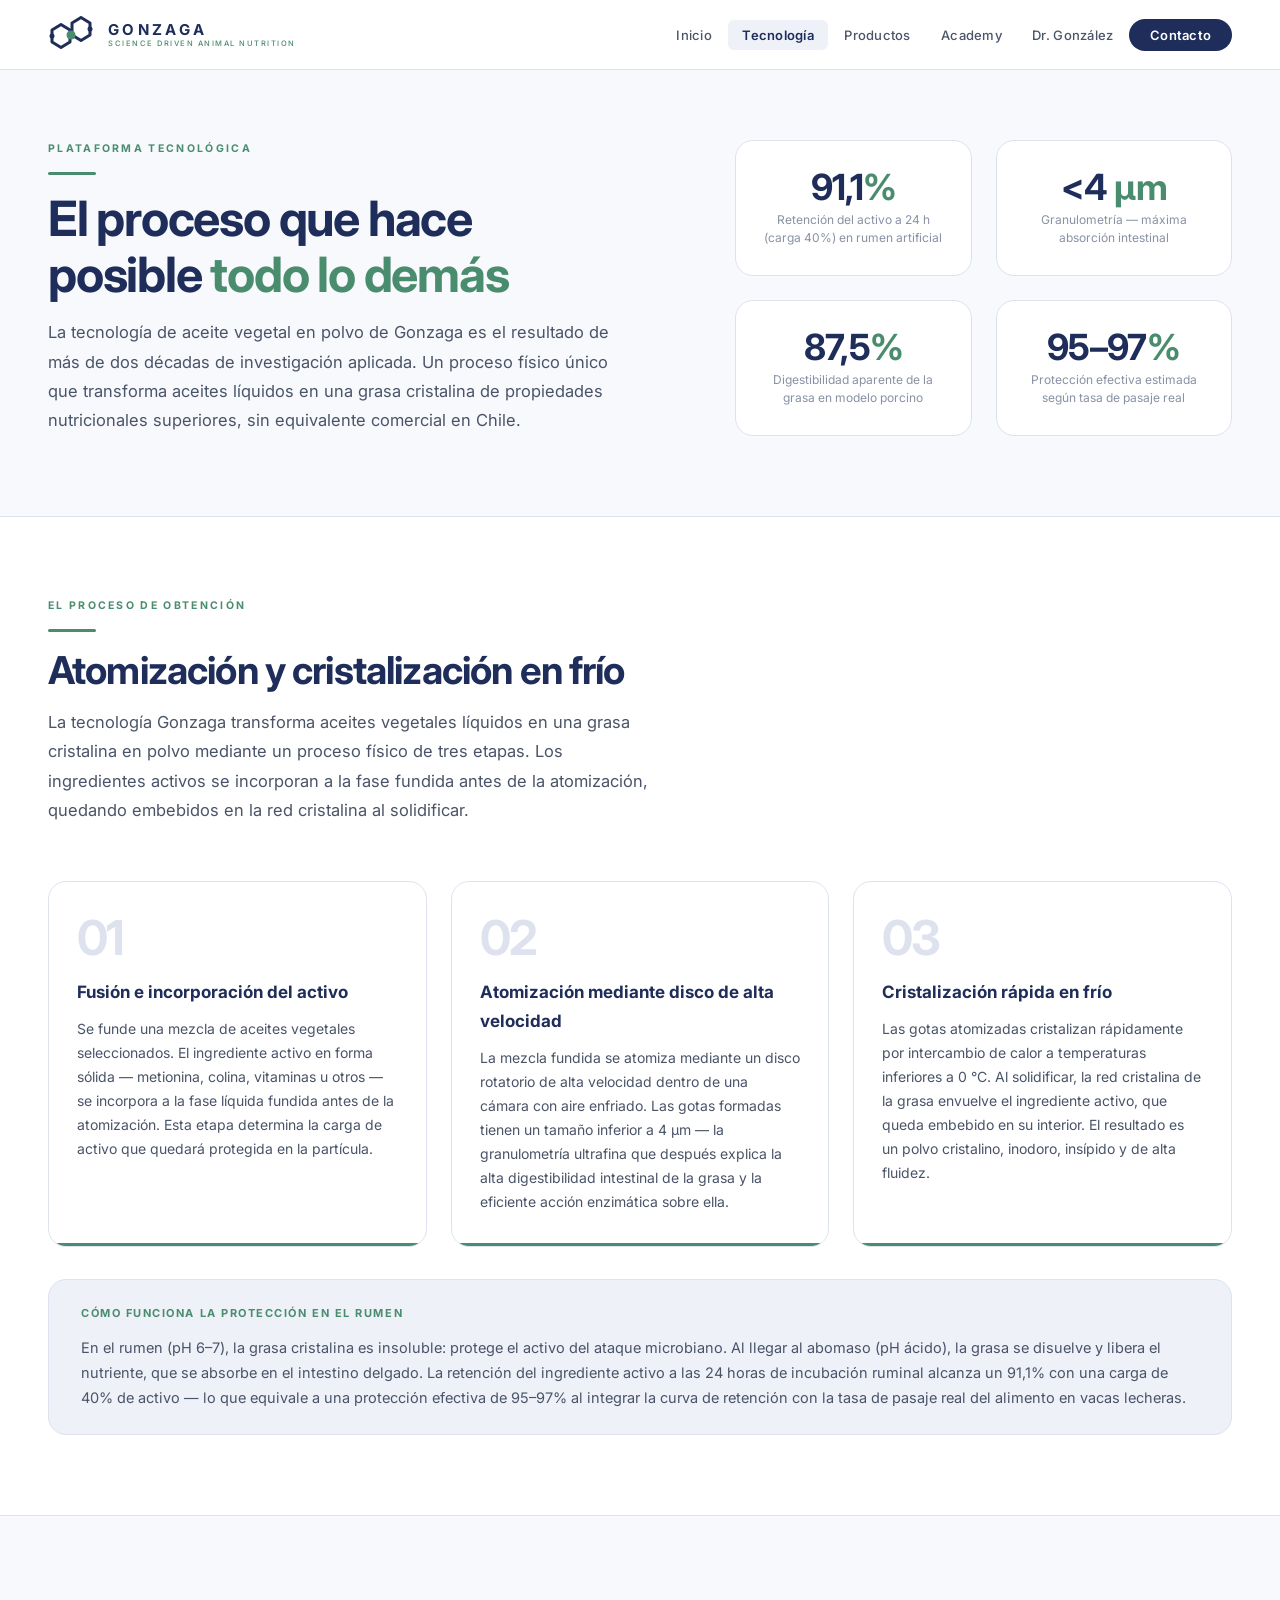
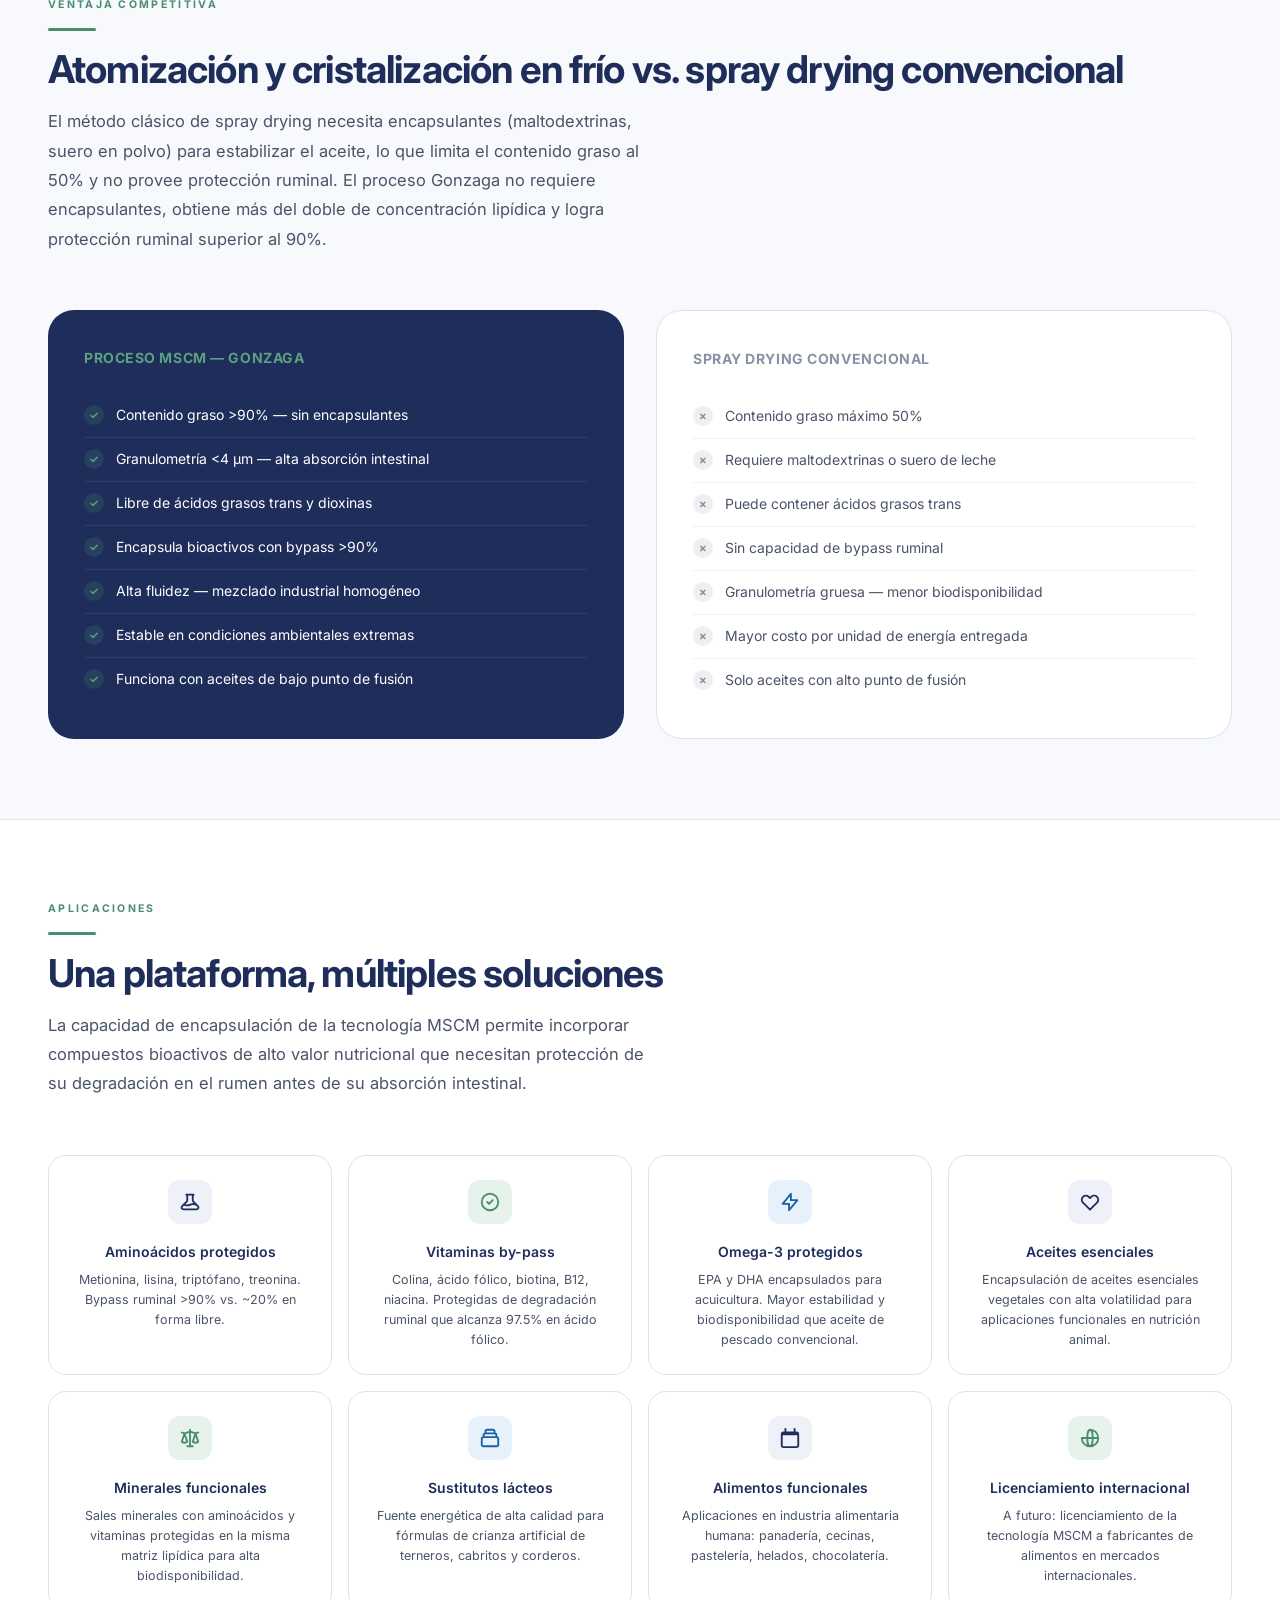
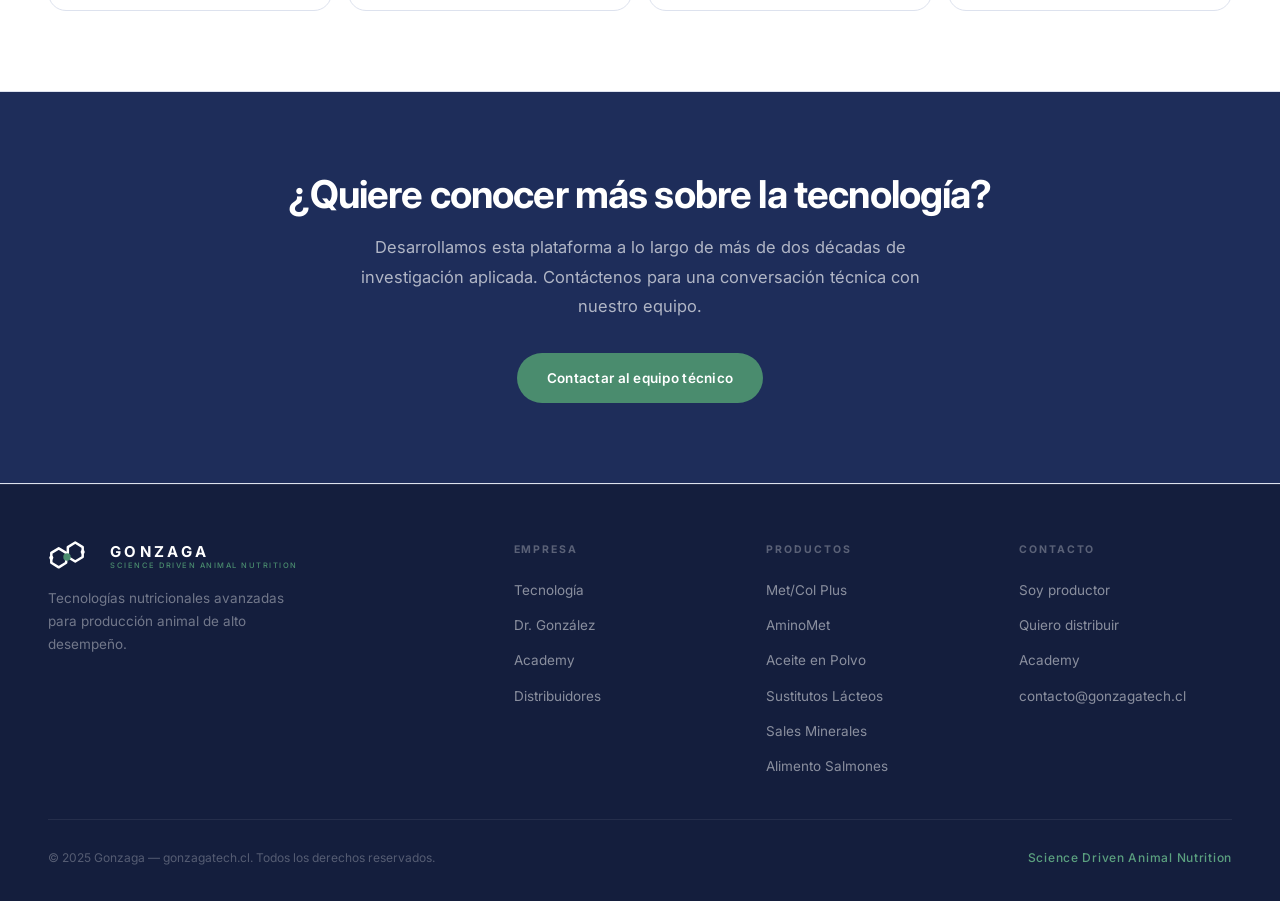
<file: tecnologia.html>
<!DOCTYPE html>
<html lang="es">
<head>
<meta charset="UTF-8"><meta name="viewport" content="width=device-width, initial-scale=1.0">
<meta name="page" content="tecnologia">
<title>Tecnología | GONZAGA</title>
<meta name="description" content="Plataforma tecnológica de aceite vegetal en polvo. Proceso MSCM patentado: mayor concentración lipídica, protección ruminal superior al 90% y encapsulación de bioactivos.">
<link rel="preconnect" href="https://fonts.googleapis.com"><link rel="preconnect" href="https://fonts.gstatic.com" crossorigin>
<link href="https://fonts.googleapis.com/css2?family=Inter:wght@300;400;500;600;700&display=swap" rel="stylesheet">
<link rel="stylesheet" href="_shared.css">
<style>
.page-hero{background:var(--off);padding:140px 3rem 80px;border-bottom:1px solid var(--border)}
.page-hero-inner{max-width:1200px;margin:0 auto;display:grid;grid-template-columns:1.1fr .9fr;gap:5rem;align-items:center}
.sec-std{padding:80px 3rem;border-bottom:1px solid var(--border)}
.sec-std:nth-child(even){background:var(--off)}
.std-inner{max-width:1200px;margin:0 auto}
.process-steps{display:grid;grid-template-columns:repeat(3,1fr);gap:1.5rem;margin-top:2.5rem}
.ps{background:var(--white);border:1px solid var(--border);border-radius:var(--r-lg);padding:2rem 1.75rem;position:relative;overflow:hidden;transition:var(--ease)}
.ps:hover{box-shadow:var(--sh-lg);transform:translateY(-3px)}
.ps-num{font-size:3rem;font-weight:700;color:var(--border);letter-spacing:-.04em;line-height:1;margin-bottom:1rem}
.ps-title{font-size:17px;font-weight:700;color:var(--navy);margin-bottom:.6rem}
.ps-text{font-size:14px;color:var(--gray-dk);line-height:1.72}
.ps-accent{position:absolute;bottom:0;left:0;right:0;height:3px;background:var(--green)}
.compare-grid{display:grid;grid-template-columns:1fr 1fr;gap:2rem;margin-top:2.5rem}
.compare-box{border-radius:var(--r-xl);padding:2.25rem}
.compare-box.ours{background:var(--navy);color:white}
.compare-box.theirs{background:var(--white);border:1px solid var(--border)}
.cb-title{font-size:14px;font-weight:700;letter-spacing:.04em;text-transform:uppercase;margin-bottom:1.5rem}
.cb-row{display:flex;align-items:center;gap:12px;padding:.6rem 0;border-bottom:1px solid rgba(255,255,255,.08);font-size:14px}
.cb-row.theirs-row{border-bottom:1px solid var(--border-lt)}
.cb-row:last-child{border:none}
.cb-ico{width:20px;height:20px;min-width:20px;border-radius:50%;display:flex;align-items:center;justify-content:center;font-size:11px;font-weight:700}
.ico-ok{background:rgba(74,140,110,.2);color:var(--green-lt)}
.ico-no{background:rgba(139,148,164,.15);color:var(--gray)}
.apps-grid{display:grid;grid-template-columns:repeat(4,1fr);gap:1rem;margin-top:2.5rem}
.app-card{background:var(--white);border:1px solid var(--border);border-radius:var(--r-lg);padding:1.5rem;transition:var(--ease);text-align:center}
.app-card:hover{box-shadow:var(--sh-md);transform:translateY(-2px)}
.app-ico{width:44px;height:44px;border-radius:var(--r-md);display:flex;align-items:center;justify-content:center;margin:0 auto 1rem}
.app-title{font-size:14px;font-weight:600;color:var(--navy);margin-bottom:.4rem}
.app-text{font-size:12.5px;color:var(--gray-dk);line-height:1.6}
.patent-box{background:var(--navy);border-radius:var(--r-xl);padding:2.5rem;color:white;display:grid;grid-template-columns:1fr auto;gap:3rem;align-items:center;margin-top:2.5rem}
.stats-row{display:grid;grid-template-columns:repeat(4,1fr);gap:1.5rem;margin-top:2.5rem}
.stat-box{background:var(--white);border:1px solid var(--border);border-radius:var(--r-lg);padding:1.75rem;text-align:center;transition:var(--ease)}
.stat-box:hover{box-shadow:var(--sh-md)}
.stat-num{font-size:2.25rem;font-weight:700;color:var(--navy);letter-spacing:-.02em;line-height:1;margin-bottom:6px}
.stat-num span{color:var(--green)}
.stat-label{font-size:12px;color:var(--gray);line-height:1.5}
@media(max-width:960px){
  .page-hero{padding:120px 1.5rem 60px}
  .page-hero-inner{grid-template-columns:1fr;gap:2.5rem}
  .sec-std{padding:60px 1.5rem}
  .process-steps{grid-template-columns:1fr}
  .compare-grid{grid-template-columns:1fr}
  .apps-grid{grid-template-columns:1fr 1fr}
  .stats-row{grid-template-columns:1fr 1fr}
  .patent-box{grid-template-columns:1fr}
}
@media(max-width:540px){.apps-grid{grid-template-columns:1fr}.stats-row{grid-template-columns:1fr}}
</style>
</head>
<body>
<nav id="nav">
  <a href="index.html" class="logo"><svg width="46" height="38" viewBox="0 0 46 38" fill="none"><path d="M4 14 L4 26 L13 31.5 L22 26 L22 14 L13 8.5 Z" stroke="#1E2D5A" stroke-width="3" stroke-linejoin="round" fill="none" stroke-linecap="round"/><circle cx="4" cy="20" r="2.5" fill="#1E2D5A"/><path d="M24 7 L24 19 L33 24.5 L42 19 L42 7 L33 1.5 Z" stroke="#1E2D5A" stroke-width="3" stroke-linejoin="round" fill="none" stroke-linecap="round"/><circle cx="42" cy="13" r="2.5" fill="#1E2D5A"/><circle cx="23" cy="19" r="4.5" fill="#4A8C6E"/></svg><div class="logo-text"><span class="logo-name">GONZAGA</span><span class="logo-sub">Science Driven Animal Nutrition</span></div></a>
  <ul class="nav-links" id="nav-links"><li><a href="index.html">Inicio</a></li><li><a href="tecnologia.html" class="active">Tecnología</a></li><li><a href="productos.html">Productos</a></li><li><a href="academy.html">Academy</a></li><li><a href="investigacion.html">Dr. González</a></li><li><a href="contacto.html" class="nav-cta">Contacto</a></li></ul>
  <button class="hamburger" onclick="toggleNav()" aria-label="Menú">☰</button>
</nav>

<div class="page-hero">
  <div class="page-hero-inner">
    <div class="reveal">

      <span class="eyebrow">Plataforma tecnológica</span>
      <div class="div-line"></div>
      <h1 style="margin-bottom:1rem">El proceso que hace<br>posible <em>todo lo demás</em></h1>
      <p class="lead" style="max-width:580px">La tecnología de aceite vegetal en polvo de Gonzaga es el resultado de más de dos décadas de investigación aplicada. Un proceso físico único que transforma aceites líquidos en una grasa cristalina de propiedades nutricionales superiores, sin equivalente comercial en Chile.</p>
    </div>
    <div class="reveal">
      <div class="stats-row" style="grid-template-columns:1fr 1fr;margin-top:0">
        <div class="stat-box"><div class="stat-num">91,1<span>%</span></div><div class="stat-label">Retención del activo a 24 h (carga 40%) en rumen artificial</div></div>
        <div class="stat-box"><div class="stat-num">&lt;4<span> µm</span></div><div class="stat-label">Granulometría — máxima absorción intestinal</div></div>
        <div class="stat-box"><div class="stat-num">87,5<span>%</span></div><div class="stat-label">Digestibilidad aparente de la grasa en modelo porcino</div></div>
        <div class="stat-box"><div class="stat-num">95–97<span>%</span></div><div class="stat-label">Protección efectiva estimada según tasa de pasaje real</div></div>
      </div>
    </div>
  </div>
</div>

<!-- PROCESO -->
<div class="sec-std">
  <div class="std-inner">
    <div class="sec-head reveal">
      <span class="eyebrow">El proceso de obtención</span>
      <div class="div-line"></div>
      <h2>Atomización y cristalización en frío</h2>
      <p class="lead">La tecnología Gonzaga transforma aceites vegetales líquidos en una grasa cristalina en polvo mediante un proceso físico de tres etapas. Los ingredientes activos se incorporan a la fase fundida antes de la atomización, quedando embebidos en la red cristalina al solidificar.</p>
    </div>
    <div class="process-steps">
      <div class="ps reveal">
        <div class="ps-num">01</div>
        <div class="ps-title">Fusión e incorporación del activo</div>
        <p class="ps-text">Se funde una mezcla de aceites vegetales seleccionados. El ingrediente activo en forma sólida — metionina, colina, vitaminas u otros — se incorpora a la fase líquida fundida antes de la atomización. Esta etapa determina la carga de activo que quedará protegida en la partícula.</p>
        <div class="ps-accent"></div>
      </div>
      <div class="ps reveal">
        <div class="ps-num">02</div>
        <div class="ps-title">Atomización mediante disco de alta velocidad</div>
        <p class="ps-text">La mezcla fundida se atomiza mediante un disco rotatorio de alta velocidad dentro de una cámara con aire enfriado. Las gotas formadas tienen un tamaño inferior a 4 µm — la granulometría ultrafina que después explica la alta digestibilidad intestinal de la grasa y la eficiente acción enzimática sobre ella.</p>
        <div class="ps-accent"></div>
      </div>
      <div class="ps reveal">
        <div class="ps-num">03</div>
        <div class="ps-title">Cristalización rápida en frío</div>
        <p class="ps-text">Las gotas atomizadas cristalizan rápidamente por intercambio de calor a temperaturas inferiores a 0 °C. Al solidificar, la red cristalina de la grasa envuelve el ingrediente activo, que queda embebido en su interior. El resultado es un polvo cristalino, inodoro, insípido y de alta fluidez.</p>
        <div class="ps-accent"></div>
      </div>
    </div>
    <div style="background:var(--navy-soft);border:1px solid var(--border);border-radius:var(--r-lg);padding:1.5rem 2rem;margin-top:2rem" class="reveal">
      <div style="font-size:11px;font-weight:700;color:var(--green);letter-spacing:.14em;text-transform:uppercase;margin-bottom:.75rem">Cómo funciona la protección en el rumen</div>
      <p style="font-size:14.5px;color:var(--gray-dk);line-height:1.73">En el rumen (pH 6–7), la grasa cristalina es insoluble: protege el activo del ataque microbiano. Al llegar al abomaso (pH ácido), la grasa se disuelve y libera el nutriente, que se absorbe en el intestino delgado. La retención del ingrediente activo a las 24 horas de incubación ruminal alcanza un 91,1% con una carga de 40% de activo — lo que equivale a una protección efectiva de 95–97% al integrar la curva de retención con la tasa de pasaje real del alimento en vacas lecheras.</p>
    </div>
  </div>
</div>

<!-- COMPARATIVA -->
<div class="sec-std">
  <div class="std-inner">
    <div class="sec-head reveal">
      <span class="eyebrow">Ventaja competitiva</span>
      <div class="div-line"></div>
      <h2>Atomización y cristalización en frío vs. spray drying convencional</h2>
      <p class="lead">El método clásico de spray drying necesita encapsulantes (maltodextrinas, suero en polvo) para estabilizar el aceite, lo que limita el contenido graso al 50% y no provee protección ruminal. El proceso Gonzaga no requiere encapsulantes, obtiene más del doble de concentración lipídica y logra protección ruminal superior al 90%.</p>
    </div>
    <div class="compare-grid reveal">
      <div class="compare-box ours">
        <div class="cb-title" style="color:var(--green-lt)">Proceso MSCM — Gonzaga</div>
        <div class="cb-row"><div class="cb-ico ico-ok">✓</div><span>Contenido graso &gt;90% — sin encapsulantes</span></div>
        <div class="cb-row"><div class="cb-ico ico-ok">✓</div><span>Granulometría &lt;4 µm — alta absorción intestinal</span></div>
        <div class="cb-row"><div class="cb-ico ico-ok">✓</div><span>Libre de ácidos grasos trans y dioxinas</span></div>
        <div class="cb-row"><div class="cb-ico ico-ok">✓</div><span>Encapsula bioactivos con bypass &gt;90%</span></div>
        <div class="cb-row"><div class="cb-ico ico-ok">✓</div><span>Alta fluidez — mezclado industrial homogéneo</span></div>
        <div class="cb-row"><div class="cb-ico ico-ok">✓</div><span>Estable en condiciones ambientales extremas</span></div>
        <div class="cb-row"><div class="cb-ico ico-ok">✓</div><span>Funciona con aceites de bajo punto de fusión</span></div>
      </div>
      <div class="compare-box theirs">
        <div class="cb-title" style="color:var(--gray)">Spray drying convencional</div>
        <div class="cb-row theirs-row"><div class="cb-ico ico-no">✗</div><span style="color:var(--gray-dk)">Contenido graso máximo 50%</span></div>
        <div class="cb-row theirs-row"><div class="cb-ico ico-no">✗</div><span style="color:var(--gray-dk)">Requiere maltodextrinas o suero de leche</span></div>
        <div class="cb-row theirs-row"><div class="cb-ico ico-no">✗</div><span style="color:var(--gray-dk)">Puede contener ácidos grasos trans</span></div>
        <div class="cb-row theirs-row"><div class="cb-ico ico-no">✗</div><span style="color:var(--gray-dk)">Sin capacidad de bypass ruminal</span></div>
        <div class="cb-row theirs-row"><div class="cb-ico ico-no">✗</div><span style="color:var(--gray-dk)">Granulometría gruesa — menor biodisponibilidad</span></div>
        <div class="cb-row theirs-row"><div class="cb-ico ico-no">✗</div><span style="color:var(--gray-dk)">Mayor costo por unidad de energía entregada</span></div>
        <div class="cb-row theirs-row"><div class="cb-ico ico-no">✗</div><span style="color:var(--gray-dk)">Solo aceites con alto punto de fusión</span></div>
      </div>
    </div>
  </div>
</div>

<!-- APLICACIONES -->
<div class="sec-std">
  <div class="std-inner">
    <div class="sec-head reveal">
      <span class="eyebrow">Aplicaciones</span>
      <div class="div-line"></div>
      <h2>Una plataforma, múltiples soluciones</h2>
      <p class="lead">La capacidad de encapsulación de la tecnología MSCM permite incorporar compuestos bioactivos de alto valor nutricional que necesitan protección de su degradación en el rumen antes de su absorción intestinal.</p>
    </div>
    <div class="apps-grid">
      <div class="app-card reveal">
        <div class="app-ico" style="background:var(--navy-soft)"><svg width="22" height="22" fill="none" viewBox="0 0 24 24" stroke="#1E2D5A" stroke-width="2"><path stroke-linecap="round" stroke-linejoin="round" d="M19.428 15.428a2 2 0 00-1.022-.547l-2.387-.477a6 6 0 00-3.86.517l-.318.158a6 6 0 01-3.86.517L6.05 15.21a2 2 0 00-1.806.547M8 4h8l-1 1v5.172a2 2 0 00.586 1.414l5 5c1.26 1.26.367 3.414-1.415 3.414H4.828c-1.782 0-2.674-2.154-1.414-3.414l5-5A2 2 0 009 10.172V5L8 4z"/></svg></div>
        <div class="app-title">Aminoácidos protegidos</div>
        <p class="app-text">Metionina, lisina, triptófano, treonina. Bypass ruminal &gt;90% vs. ~20% en forma libre.</p>
      </div>
      <div class="app-card reveal">
        <div class="app-ico" style="background:var(--green-pale)"><svg width="22" height="22" fill="none" viewBox="0 0 24 24" stroke="#4A8C6E" stroke-width="2"><path stroke-linecap="round" stroke-linejoin="round" d="M9 12l2 2 4-4m6 2a9 9 0 11-18 0 9 9 0 0118 0z"/></svg></div>
        <div class="app-title">Vitaminas by-pass</div>
        <p class="app-text">Colina, ácido fólico, biotina, B12, niacina. Protegidas de degradación ruminal que alcanza 97.5% en ácido fólico.</p>
      </div>
      <div class="app-card reveal">
        <div class="app-ico" style="background:#E6F1FB"><svg width="22" height="22" fill="none" viewBox="0 0 24 24" stroke="#185FA5" stroke-width="2"><path stroke-linecap="round" stroke-linejoin="round" d="M13 10V3L4 14h7v7l9-11h-7z"/></svg></div>
        <div class="app-title">Omega-3 protegidos</div>
        <p class="app-text">EPA y DHA encapsulados para acuicultura. Mayor estabilidad y biodisponibilidad que aceite de pescado convencional.</p>
      </div>
      <div class="app-card reveal">
        <div class="app-ico" style="background:var(--navy-soft)"><svg width="22" height="22" fill="none" viewBox="0 0 24 24" stroke="#1E2D5A" stroke-width="2"><path stroke-linecap="round" stroke-linejoin="round" d="M4.318 6.318a4.5 4.5 0 000 6.364L12 20.364l7.682-7.682a4.5 4.5 0 00-6.364-6.364L12 7.636l-1.318-1.318a4.5 4.5 0 00-6.364 0z"/></svg></div>
        <div class="app-title">Aceites esenciales</div>
        <p class="app-text">Encapsulación de aceites esenciales vegetales con alta volatilidad para aplicaciones funcionales en nutrición animal.</p>
      </div>
      <div class="app-card reveal">
        <div class="app-ico" style="background:var(--green-pale)"><svg width="22" height="22" fill="none" viewBox="0 0 24 24" stroke="#4A8C6E" stroke-width="2"><path stroke-linecap="round" stroke-linejoin="round" d="M3 6l3 1m0 0l-3 9a5.002 5.002 0 006.001 0M6 7l3 9M6 7l6-2m6 2l3-1m-3 1l-3 9a5.002 5.002 0 006.001 0M18 7l3 9m-3-9l-6-2m0-2v2m0 16V5m0 16H9m3 0h3"/></svg></div>
        <div class="app-title">Minerales funcionales</div>
        <p class="app-text">Sales minerales con aminoácidos y vitaminas protegidas en la misma matriz lipídica para alta biodisponibilidad.</p>
      </div>
      <div class="app-card reveal">
        <div class="app-ico" style="background:#E6F1FB"><svg width="22" height="22" fill="none" viewBox="0 0 24 24" stroke="#185FA5" stroke-width="2"><path stroke-linecap="round" stroke-linejoin="round" d="M19 11H5m14 0a2 2 0 012 2v6a2 2 0 01-2 2H5a2 2 0 01-2-2v-6a2 2 0 012-2m14 0V9a2 2 0 00-2-2M5 11V9a2 2 0 012-2m0 0V5a2 2 0 012-2h6a2 2 0 012 2v2M7 7h10"/></svg></div>
        <div class="app-title">Sustitutos lácteos</div>
        <p class="app-text">Fuente energética de alta calidad para fórmulas de crianza artificial de terneros, cabritos y corderos.</p>
      </div>
      <div class="app-card reveal">
        <div class="app-ico" style="background:var(--navy-soft)"><svg width="22" height="22" fill="none" viewBox="0 0 24 24" stroke="#1E2D5A" stroke-width="2"><path stroke-linecap="round" stroke-linejoin="round" d="M7 4V2m10 2V2M3 8h18M5 6h14a2 2 0 012 2v12a2 2 0 01-2 2H5a2 2 0 01-2-2V8a2 2 0 012-2z"/></svg></div>
        <div class="app-title">Alimentos funcionales</div>
        <p class="app-text">Aplicaciones en industria alimentaria humana: panadería, cecinas, pastelería, helados, chocolatería.</p>
      </div>
      <div class="app-card reveal">
        <div class="app-ico" style="background:var(--green-pale)"><svg width="22" height="22" fill="none" viewBox="0 0 24 24" stroke="#4A8C6E" stroke-width="2"><path stroke-linecap="round" stroke-linejoin="round" d="M21 12a9 9 0 01-9 9m9-9a9 9 0 00-9-9m9 9H3m9 9a9 9 0 01-9-9m9 9c1.657 0 3-4.03 3-9s-1.343-9-3-9m0 18c-1.657 0-3-4.03-3-9s1.343-9 3-9"/></svg></div>
        <div class="app-title">Licenciamiento internacional</div>
        <p class="app-text">A futuro: licenciamiento de la tecnología MSCM a fabricantes de alimentos en mercados internacionales.</p>
      </div>
    </div>
  </div>
</div>

<!-- CTA TECNOLOGIA -->
<div class="sec-std" style="background:var(--navy)">
  <div class="std-inner" style="text-align:center">
    <div class="reveal">
      <h2 class="white" style="margin-bottom:1rem">¿Quiere conocer más sobre la tecnología?</h2>
      <p class="lead light" style="margin:0 auto 2rem">Desarrollamos esta plataforma a lo largo de más de dos décadas de investigación aplicada. Contáctenos para una conversación técnica con nuestro equipo.</p>
      <a href="contacto.html" class="btn btn-green">Contactar al equipo técnico</a>
    </div>
  </div>
</div>

<footer>
  <div class="foot-grid">
    <div class="foot-brand"><a href="index.html" class="logo" style="text-decoration:none"><svg width="38" height="32" viewBox="0 0 46 38" fill="none"><path d="M4 14 L4 26 L13 31.5 L22 26 L22 14 L13 8.5 Z" stroke="white" stroke-width="3" stroke-linejoin="round" fill="none" stroke-linecap="round"/><circle cx="4" cy="20" r="2.5" fill="white"/><path d="M24 7 L24 19 L33 24.5 L42 19 L42 7 L33 1.5 Z" stroke="white" stroke-width="3" stroke-linejoin="round" fill="none" stroke-linecap="round"/><circle cx="42" cy="13" r="2.5" fill="white"/><circle cx="23" cy="19" r="4.5" fill="#4A8C6E"/></svg><div class="logo-text" style="margin-left:10px"><span class="logo-name" style="color:white">GONZAGA</span><span class="logo-sub">Science Driven Animal Nutrition</span></div></a><p>Tecnologías nutricionales avanzadas para producción animal de alto desempeño.</p></div>
    <div><div class="foot-col-t">Empresa</div><ul class="foot-links"><li><a href="tecnologia.html">Tecnología</a></li><li><a href="investigacion.html">Dr. González</a></li><li><a href="academy.html">Academy</a></li><li><a href="contacto.html">Distribuidores</a></li></ul></div>
    <div><div class="foot-col-t">Productos</div><ul class="foot-links"><li><a href="productos.html#metcol">Met/Col Plus</a></li><li><a href="productos.html#aminomet">AminoMet</a></li><li><a href="productos.html#aceite">Aceite en Polvo</a></li><li><a href="productos.html#sustitutos">Sustitutos Lácteos</a></li><li><a href="productos.html#sales">Sales Minerales</a></li><li><a href="productos.html#salmones">Alimento Salmones</a></li></ul></div>
    <div><div class="foot-col-t">Contacto</div><ul class="foot-links"><li><a href="contacto.html#productores">Soy productor</a></li><li><a href="contacto.html#distribuidores">Quiero distribuir</a></li><li><a href="contacto.html#academy">Academy</a></li><li><a href="mailto:contacto@gonzagatech.cl">contacto@gonzagatech.cl</a></li></ul></div>
  </div>
  <div class="foot-bottom"><span class="foot-copy">© 2025 Gonzaga — gonzagatech.cl. Todos los derechos reservados.</span><span class="foot-tag">Science Driven Animal Nutrition</span></div>
</footer>
<script>
const nav=document.getElementById('nav');
window.addEventListener('scroll',()=>nav.classList.toggle('scrolled',scrollY>8));
function toggleNav(){nav.classList.toggle('open')}
document.querySelectorAll('.nav-links a').forEach(a=>a.addEventListener('click',()=>nav.classList.remove('open')));
const io=new IntersectionObserver((e)=>{e.forEach((el,i)=>{if(el.isIntersecting){setTimeout(()=>el.target.classList.add('in'),i*65);io.unobserve(el.target)}})},{threshold:0.07});
document.querySelectorAll('.reveal').forEach(el=>io.observe(el));
</script>
</body></html>
</file>
<file: _shared.css>
/* ── GONZAGA SHARED STYLES ── */
:root{
  --navy:#1E2D5A;--navy-deep:#141E3D;--navy-mid:#263570;
  --navy-soft:#EEF1F8;--navy-pale:#F5F7FB;
  --green:#4A8C6E;--green-lt:#5BA07F;--green-pale:#E8F2EC;--green-mid:#D0E8DA;
  --white:#FFFFFF;--off:#F7F9FC;--surface:#EEF1F8;
  --border:#DDE2EE;--border-lt:#EEF1F8;
  --gray:#8892A4;--gray-dk:#4A5468;--text:#1E2D5A;
  --r-sm:6px;--r-md:12px;--r-lg:18px;--r-xl:26px;
  --sh-sm:0 2px 12px rgba(30,45,90,.07);
  --sh-md:0 4px 24px rgba(30,45,90,.10);
  --sh-lg:0 10px 40px rgba(30,45,90,.14);
  --ease:all .26s cubic-bezier(.4,0,.2,1);
}
*{margin:0;padding:0;box-sizing:border-box}
html{scroll-behavior:smooth}
body{font-family:'Inter',sans-serif;font-size:16px;color:var(--text);background:var(--white);line-height:1.7;-webkit-font-smoothing:antialiased}

/* NAV */
nav{position:fixed;top:0;left:0;right:0;z-index:1000;background:rgba(255,255,255,.97);backdrop-filter:blur(14px);border-bottom:1px solid var(--border);height:70px;padding:0 3rem;display:flex;align-items:center;justify-content:space-between;transition:box-shadow .3s}
nav.scrolled{box-shadow:var(--sh-md)}
.logo{display:flex;align-items:center;gap:14px;text-decoration:none}
.logo-text{display:flex;flex-direction:column;line-height:1}
.logo-name{font-size:15px;font-weight:700;letter-spacing:.22em;color:var(--navy);text-transform:uppercase}
.logo-sub{font-size:7.5px;font-weight:500;letter-spacing:.2em;color:var(--green);text-transform:uppercase;margin-top:3.5px}
.nav-links{display:flex;align-items:center;gap:.1rem;list-style:none}
.nav-links a{font-size:13px;font-weight:500;color:var(--gray-dk);text-decoration:none;padding:.44rem .9rem;border-radius:var(--r-sm);letter-spacing:.02em;transition:var(--ease)}
.nav-links a:hover{color:var(--navy);background:var(--navy-soft)}
.nav-links a.active{color:var(--navy);font-weight:600;background:var(--navy-soft)}
.nav-cta{font-size:13px!important;font-weight:600!important;color:var(--white)!important;background:var(--navy)!important;padding:.5rem 1.3rem!important;border-radius:50px!important;letter-spacing:.03em;transition:var(--ease)!important}
.nav-cta:hover{background:var(--navy-mid)!important;box-shadow:0 4px 14px rgba(30,45,90,.3)!important;transform:translateY(-1px)}
.hamburger{display:none;background:none;border:none;cursor:pointer;color:var(--navy);font-size:22px}

/* SHARED SECTION */
section{padding:96px 3rem}
.wrap{max-width:1200px;margin:0 auto}
.eyebrow{font-size:10.5px;font-weight:700;letter-spacing:.22em;text-transform:uppercase;color:var(--green);margin-bottom:.9rem;display:block}
.eyebrow-light{color:rgba(74,140,110,.85)}
.div-line{width:48px;height:3px;background:var(--green);border-radius:2px;margin-bottom:1rem}
h1{font-size:clamp(2.2rem,3.8vw,3.4rem);font-weight:700;color:var(--navy);line-height:1.14;letter-spacing:-.025em;margin-bottom:1.5rem}
h1 em{color:var(--green);font-style:normal}
h2{font-size:clamp(1.7rem,3vw,2.5rem);font-weight:700;color:var(--navy);line-height:1.18;letter-spacing:-.022em;margin-bottom:.9rem}
h2.white{color:#fff}
h3{font-size:1.2rem;font-weight:700;color:var(--navy);letter-spacing:-.01em;margin-bottom:.6rem}
.lead{font-size:16.5px;color:var(--gray-dk);max-width:600px;line-height:1.78}
.lead.light{color:rgba(255,255,255,.65);max-width:620px}
.lead.full{max-width:100%}
.sec-head{margin-bottom:3.5rem}

/* BUTTONS */
.btn{display:inline-flex;align-items:center;gap:8px;font-size:13.5px;font-weight:600;padding:.82rem 1.85rem;border-radius:50px;text-decoration:none;border:none;cursor:pointer;transition:var(--ease);letter-spacing:.02em;font-family:inherit}
.btn-navy{background:var(--navy);color:var(--white)}
.btn-navy:hover{background:var(--navy-mid);transform:translateY(-2px);box-shadow:0 8px 22px rgba(30,45,90,.28)}
.btn-green{background:var(--green);color:var(--white)}
.btn-green:hover{background:var(--green-lt);transform:translateY(-2px);box-shadow:0 8px 22px rgba(74,140,110,.3)}
.btn-ghost{background:transparent;color:var(--navy);border:1.5px solid var(--border)}
.btn-ghost:hover{border-color:var(--navy);background:var(--navy-soft)}
.btn-ghost-white{background:transparent;color:var(--white);border:1.5px solid rgba(255,255,255,.3)}
.btn-ghost-white:hover{border-color:rgba(255,255,255,.7);background:rgba(255,255,255,.08)}

/* CARDS */
.card{background:var(--white);border:1px solid var(--border);border-radius:var(--r-lg);padding:2rem 1.75rem;transition:var(--ease)}
.card:hover{box-shadow:var(--sh-lg);transform:translateY(-3px)}
.card-stripe{position:absolute;top:0;left:0;right:0;height:3px;border-radius:var(--r-lg) var(--r-lg) 0 0}
.stripe-navy{background:var(--navy)}
.stripe-green{background:var(--green)}
.stripe-mid{background:#6B8FC2}

/* TAGS */
.tag{display:inline-block;font-size:10px;font-weight:700;letter-spacing:.13em;text-transform:uppercase;padding:3px 10px;border-radius:50px;margin-bottom:1rem}
.tag-navy{color:var(--navy);background:var(--navy-soft)}
.tag-green{color:var(--green);background:var(--green-pale)}
.tag-blue{color:#185FA5;background:#E6F1FB}

/* FORM */
.cform{background:var(--white);border:1px solid var(--border);border-radius:var(--r-xl);padding:2.25rem;box-shadow:var(--sh-md)}
.f-row{display:grid;grid-template-columns:1fr 1fr;gap:.9rem}
.fg{display:flex;flex-direction:column;gap:5px;margin-bottom:1.05rem}
.fl{font-size:12.5px;font-weight:600;color:var(--navy);letter-spacing:.02em}
.fi,.fs,.fta{width:100%;padding:.7rem .95rem;border:1.5px solid var(--border);border-radius:var(--r-sm);font-family:'Inter',sans-serif;font-size:14px;color:var(--text);background:var(--white);outline:none;transition:var(--ease)}
.fi:focus,.fs:focus,.fta:focus{border-color:var(--navy);box-shadow:0 0 0 3px rgba(30,45,90,.08)}
.fta{resize:vertical;min-height:108px}
.fsub{width:100%;padding:.88rem;background:var(--navy);color:#fff;border:none;border-radius:50px;font-family:'Inter',sans-serif;font-size:15px;font-weight:600;cursor:pointer;transition:var(--ease);letter-spacing:.02em}
.fsub:hover{background:var(--navy-mid);transform:translateY(-1px);box-shadow:0 6px 18px rgba(30,45,90,.28)}

/* FOOTER */
footer{background:var(--navy-deep);padding:3.5rem 3rem 2rem;border-top:1px solid rgba(255,255,255,.07)}
.foot-grid{max-width:1200px;margin:0 auto;display:grid;grid-template-columns:2fr 1fr 1fr 1fr;gap:2.5rem;padding-bottom:2.5rem;border-bottom:1px solid rgba(255,255,255,.07)}
.foot-brand p{font-size:13.5px;color:rgba(255,255,255,.4);line-height:1.72;margin-top:.9rem;max-width:260px}
.foot-col-t{font-size:10.5px;font-weight:700;letter-spacing:.18em;text-transform:uppercase;color:rgba(255,255,255,.3);margin-bottom:1.1rem}
.foot-links{list-style:none;display:flex;flex-direction:column;gap:.5rem}
.foot-links a{font-size:13.5px;color:rgba(255,255,255,.5);text-decoration:none;transition:var(--ease)}
.foot-links a:hover{color:var(--green-lt)}
.foot-bottom{max-width:1200px;margin:1.75rem auto 0;display:flex;justify-content:space-between;align-items:center;flex-wrap:wrap;gap:.75rem}
.foot-copy{font-size:12px;color:rgba(255,255,255,.28)}
.foot-tag{font-size:12px;color:var(--green-lt);font-weight:500;letter-spacing:.06em}

/* REVEAL */
.reveal{opacity:0;transform:translateY(20px);transition:opacity .55s ease,transform .55s ease}
.reveal.in{opacity:1;transform:translateY(0)}

/* MOBILE */
@media(max-width:960px){
  nav{padding:0 1.5rem}
  .nav-links{display:none}
  .hamburger{display:block}
  nav.open .nav-links{display:flex;flex-direction:column;position:fixed;top:70px;left:0;right:0;background:rgba(255,255,255,.98);padding:1.25rem 1.5rem;gap:.15rem;border-bottom:1px solid var(--border);box-shadow:var(--sh-md)}
  section{padding:72px 1.5rem}
  .f-row{grid-template-columns:1fr}
  .foot-grid{grid-template-columns:1fr 1fr}
}
@media(max-width:540px){.foot-grid{grid-template-columns:1fr}}
</file>
